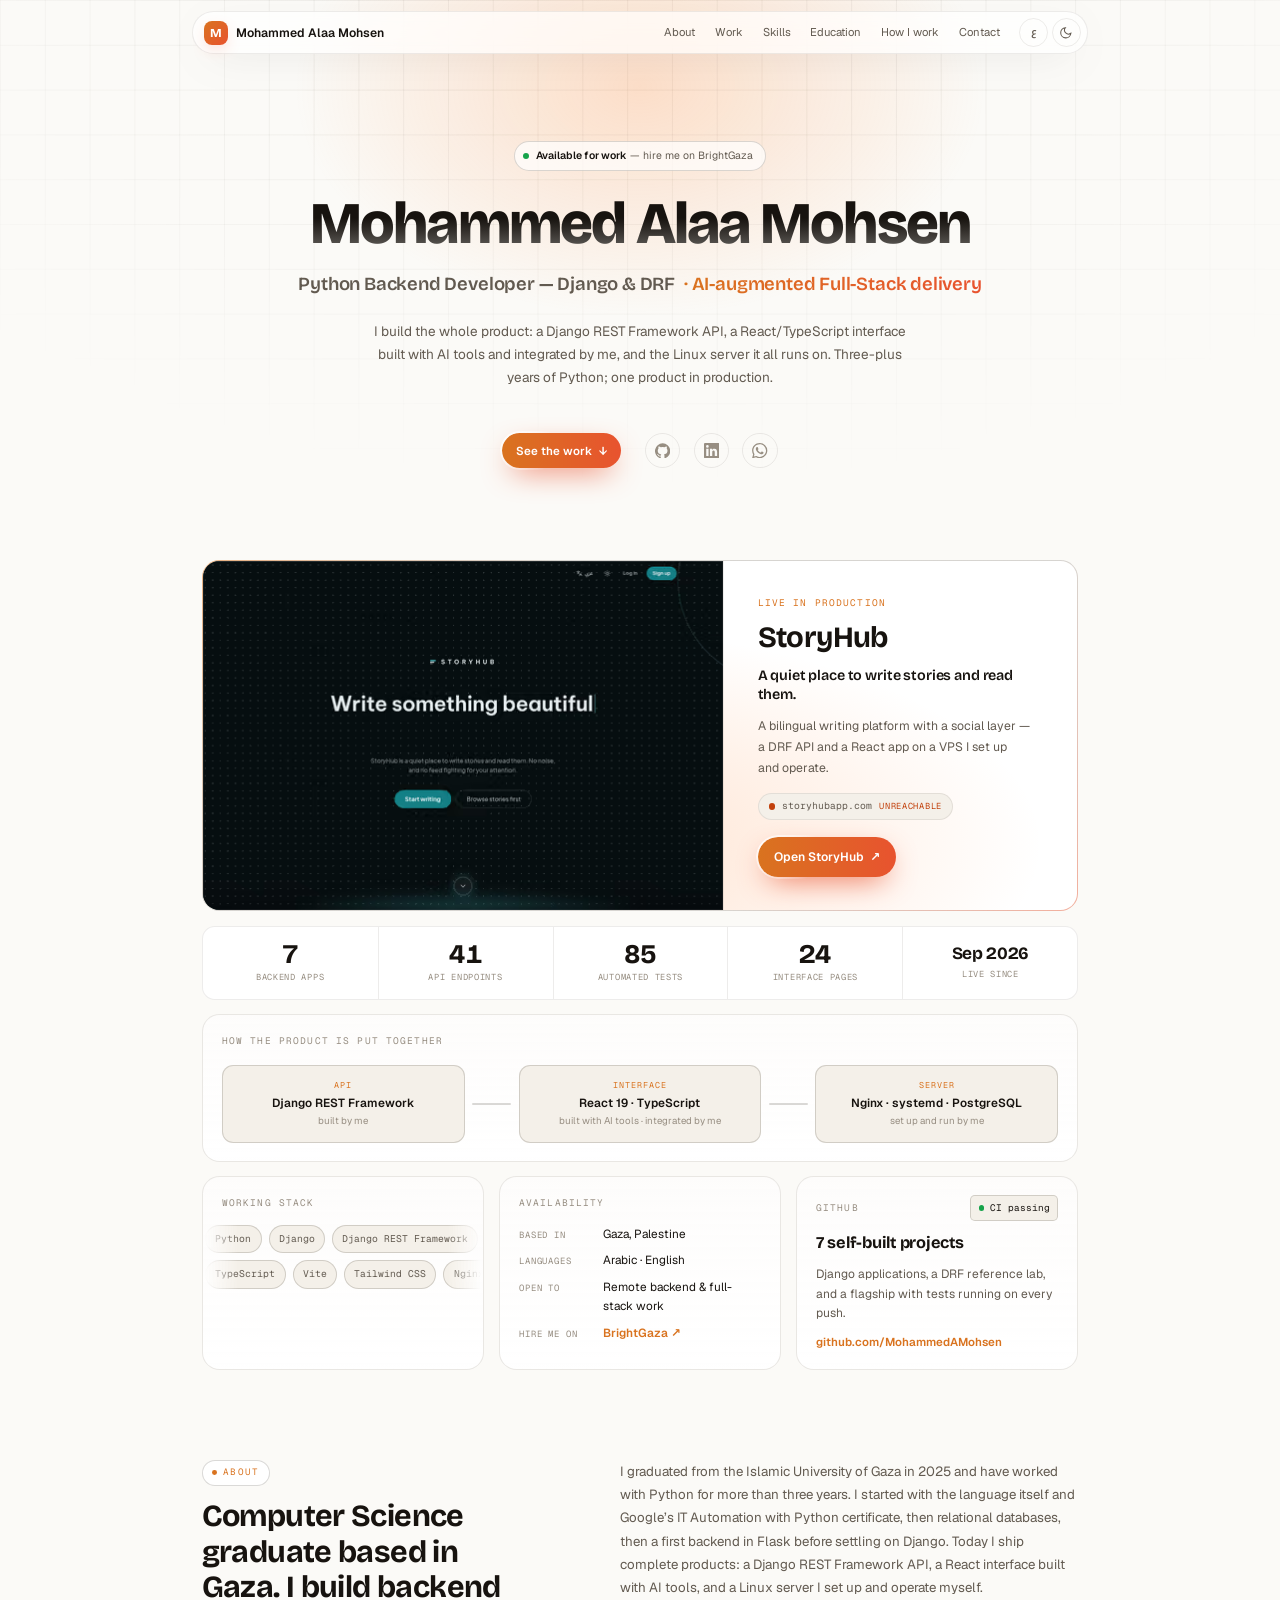
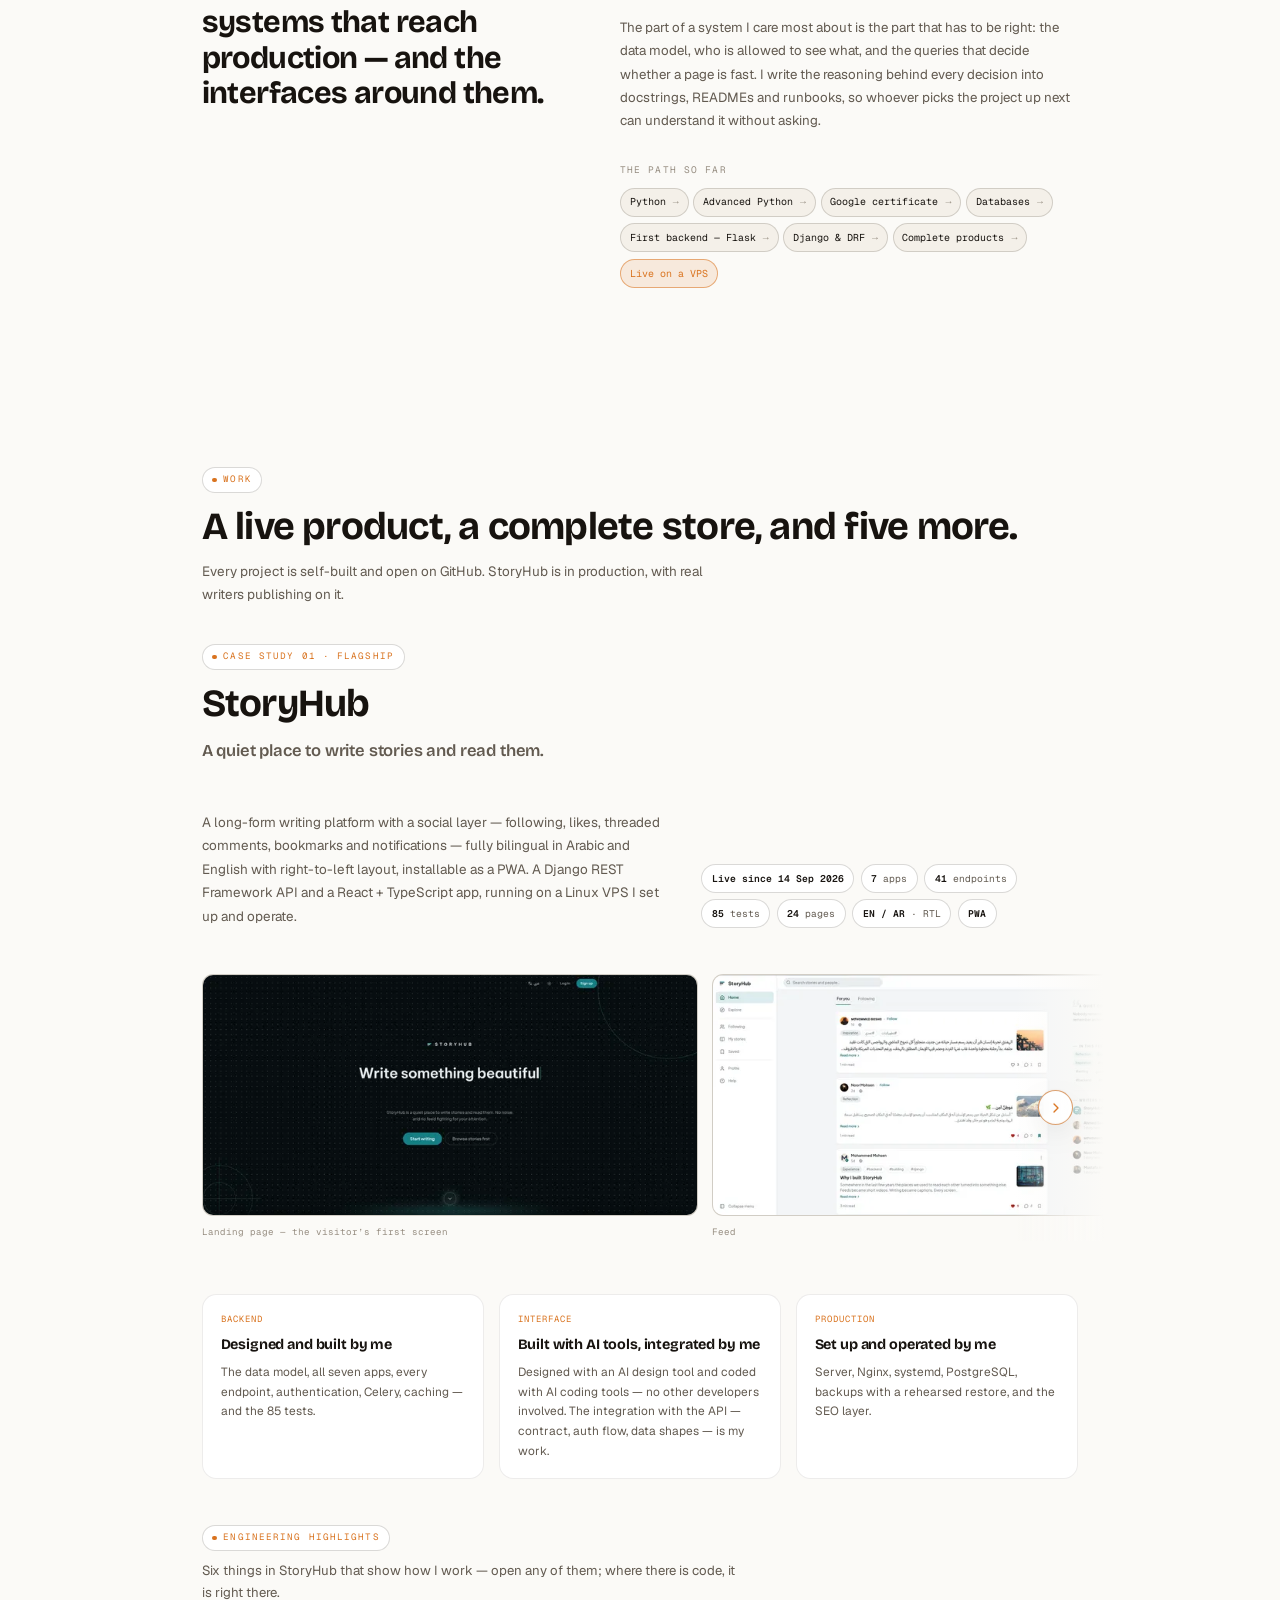
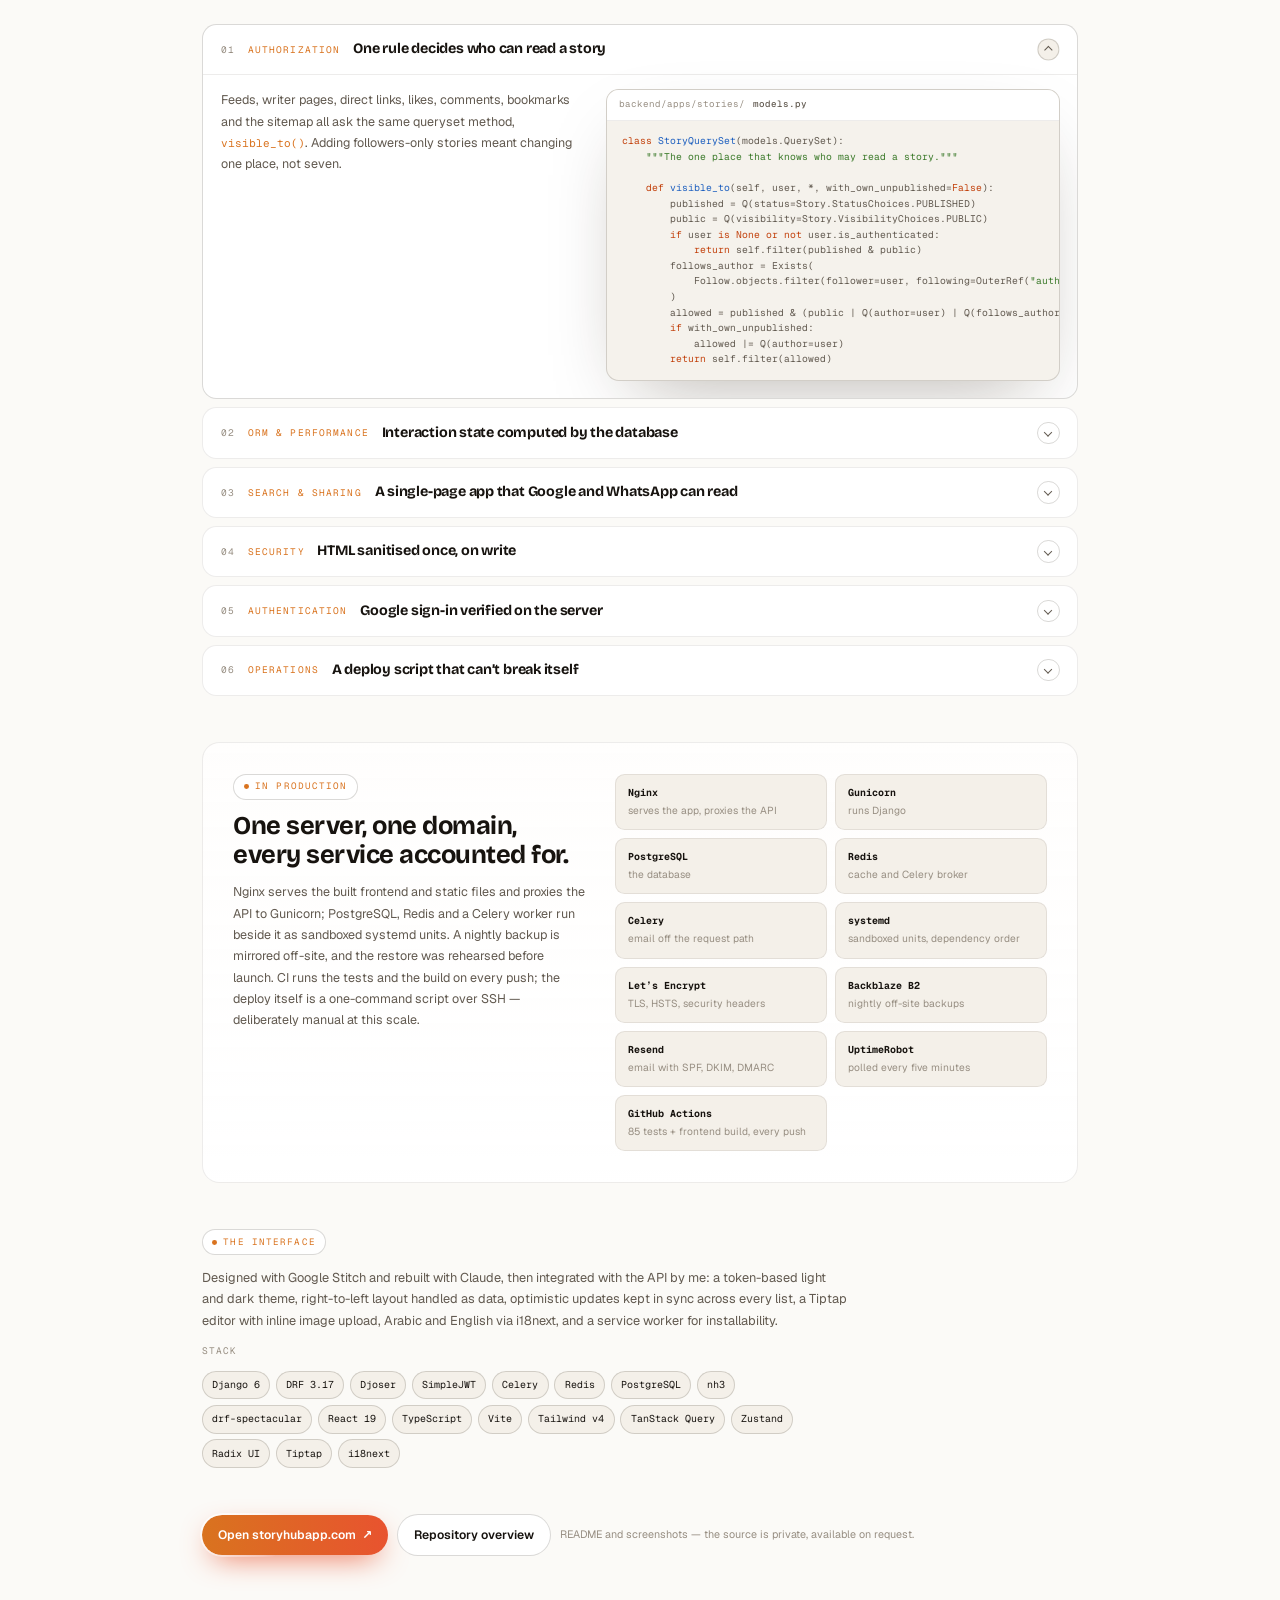
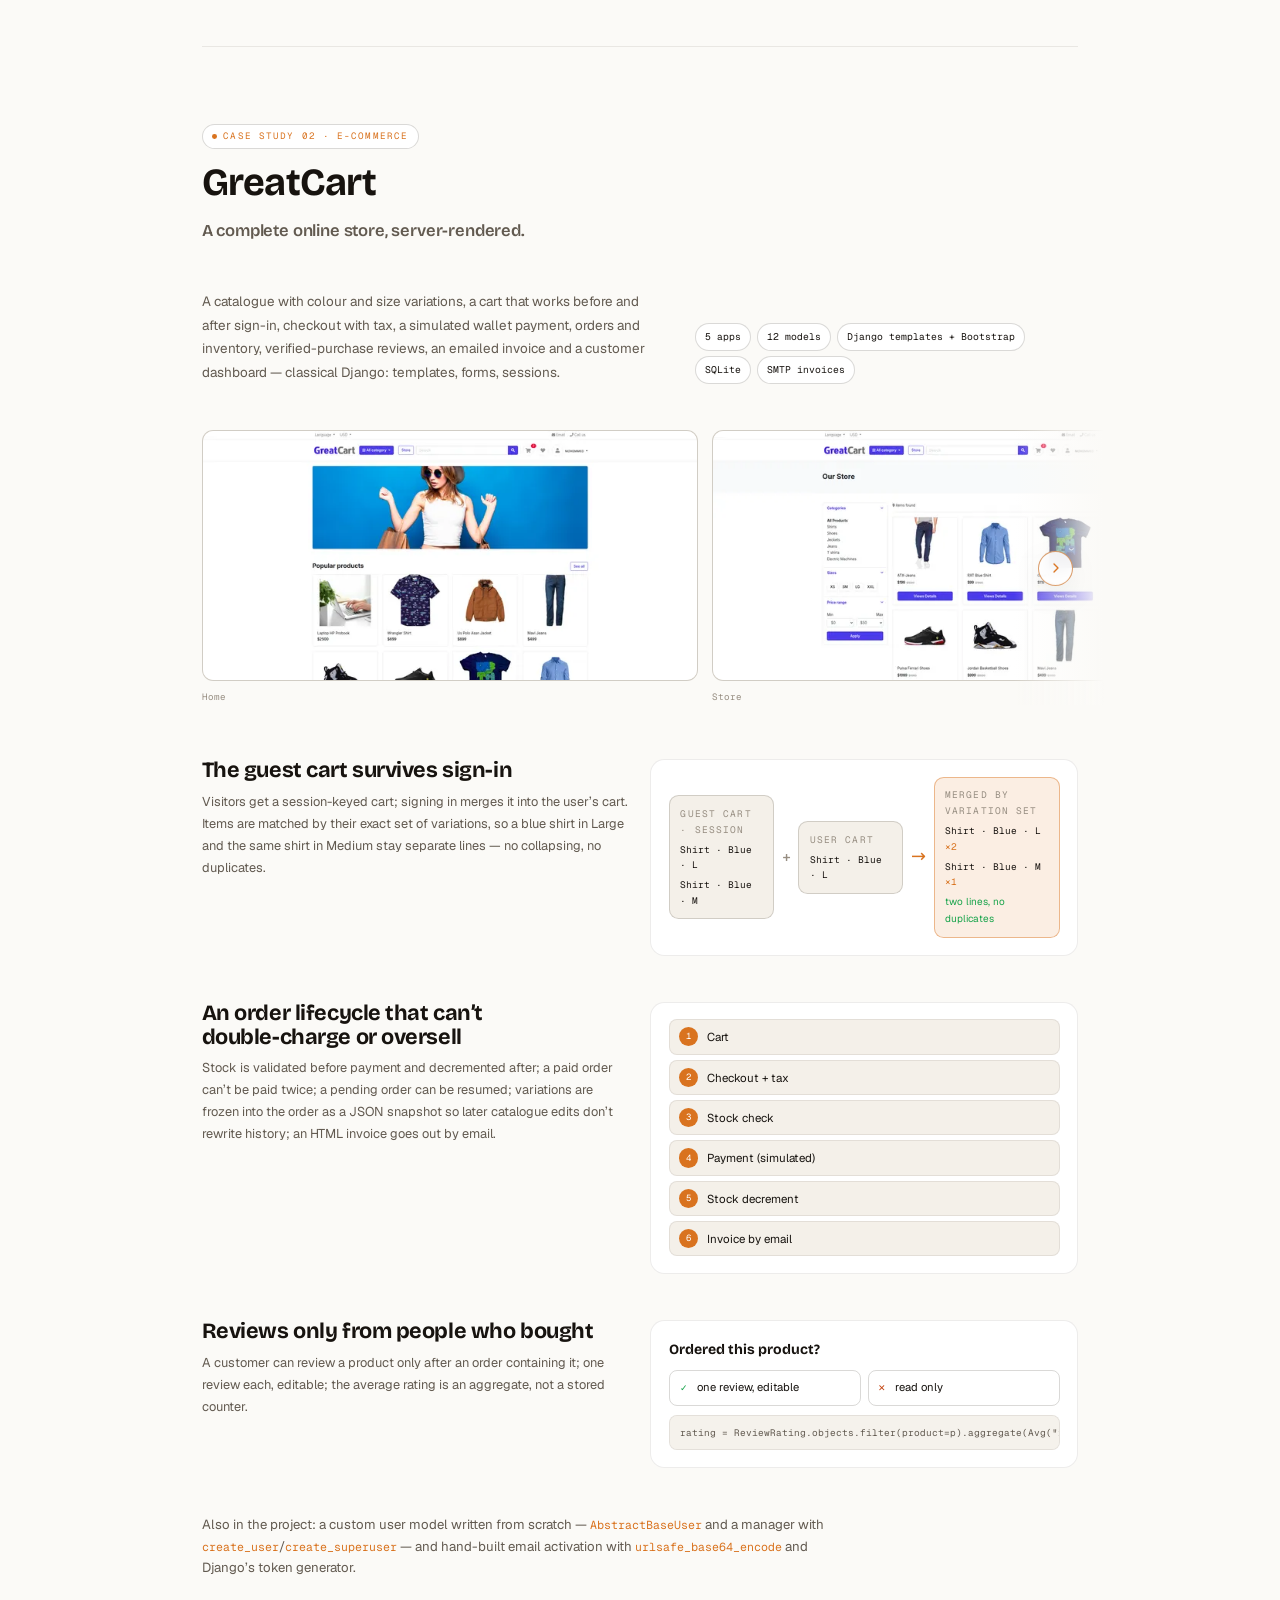
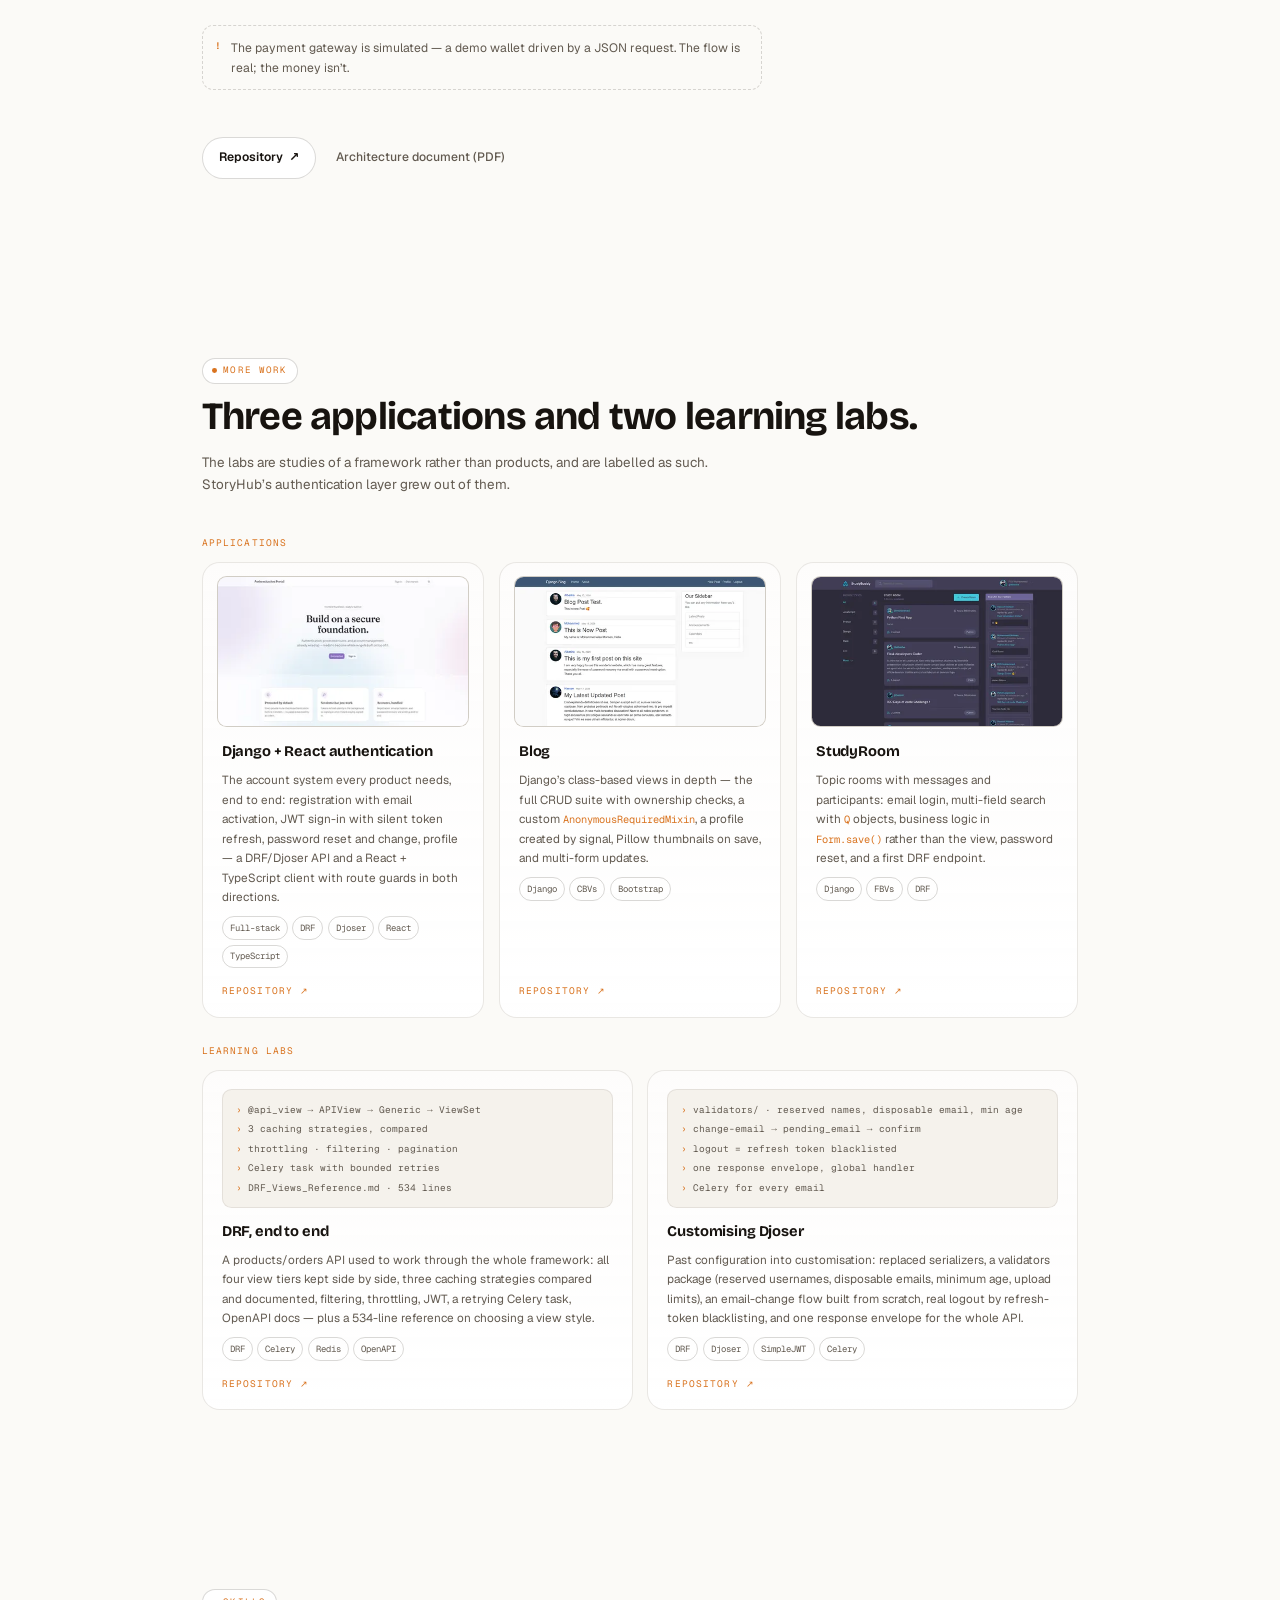
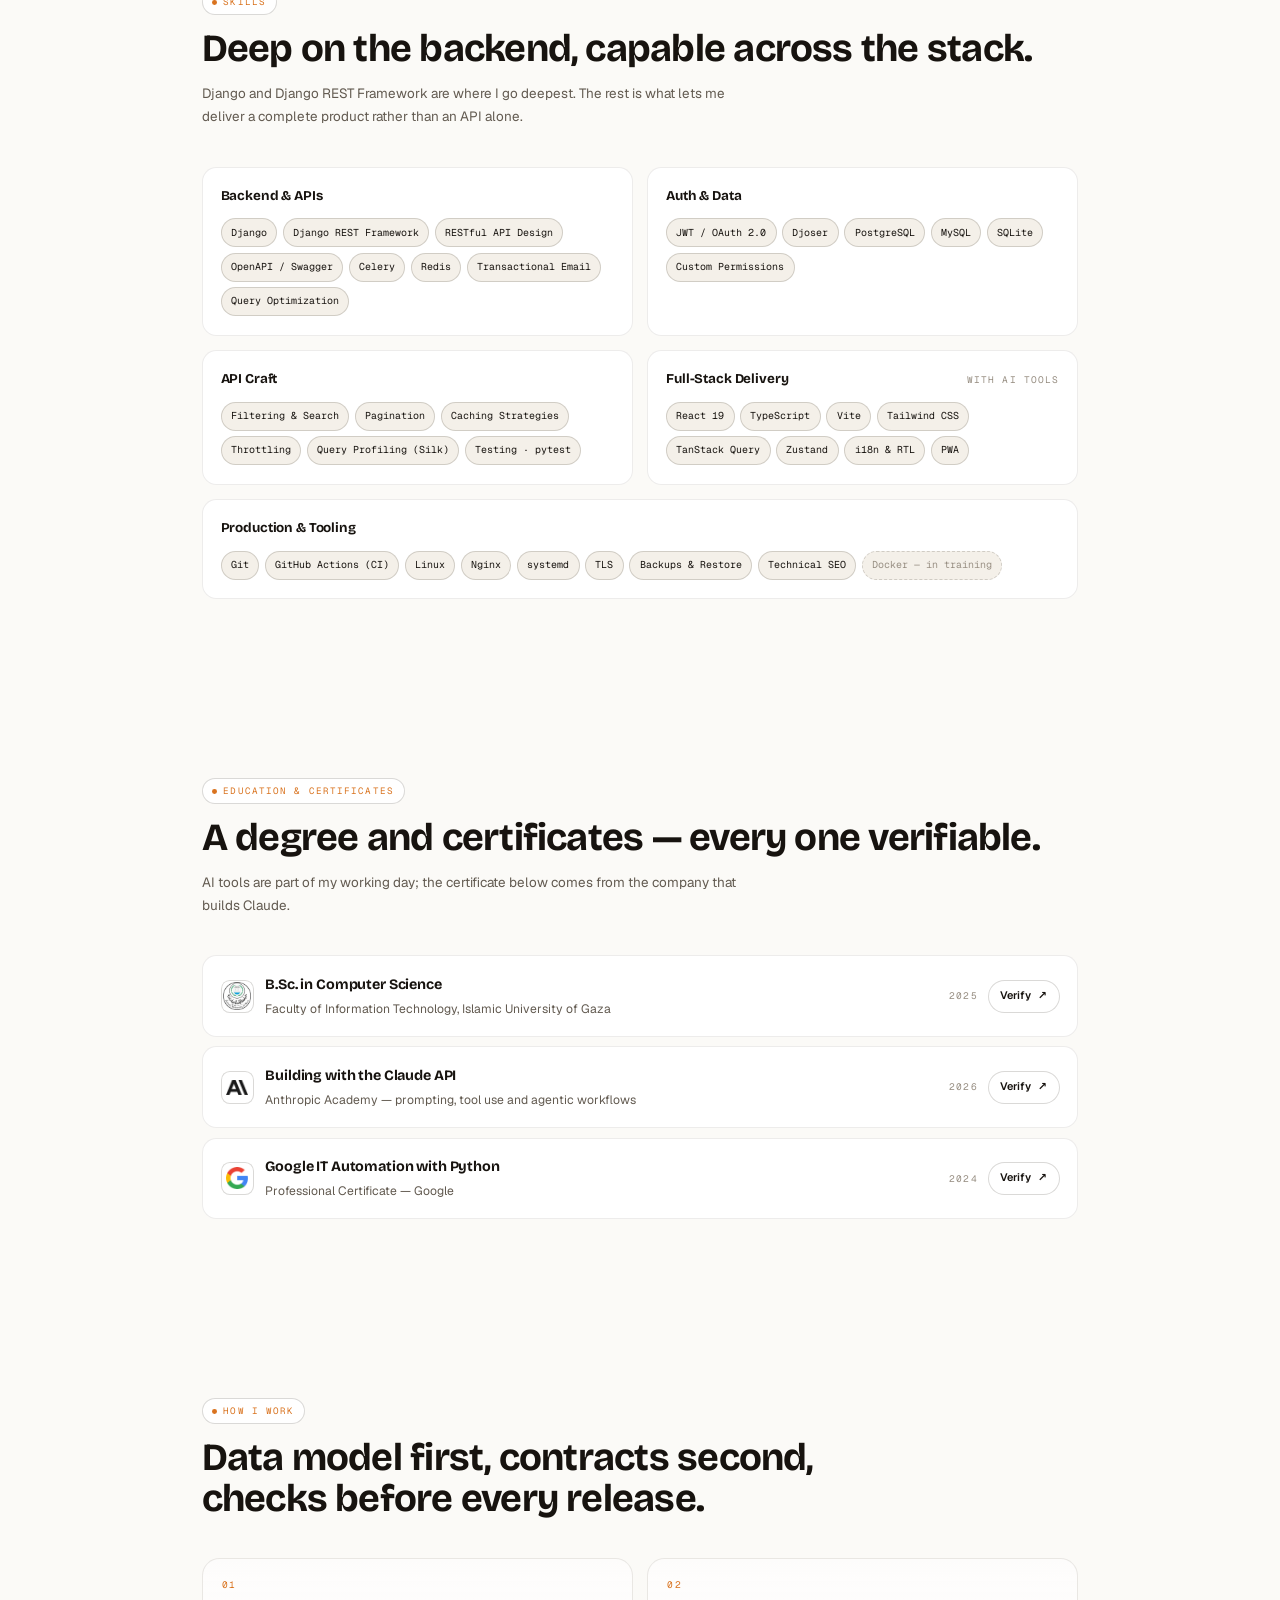
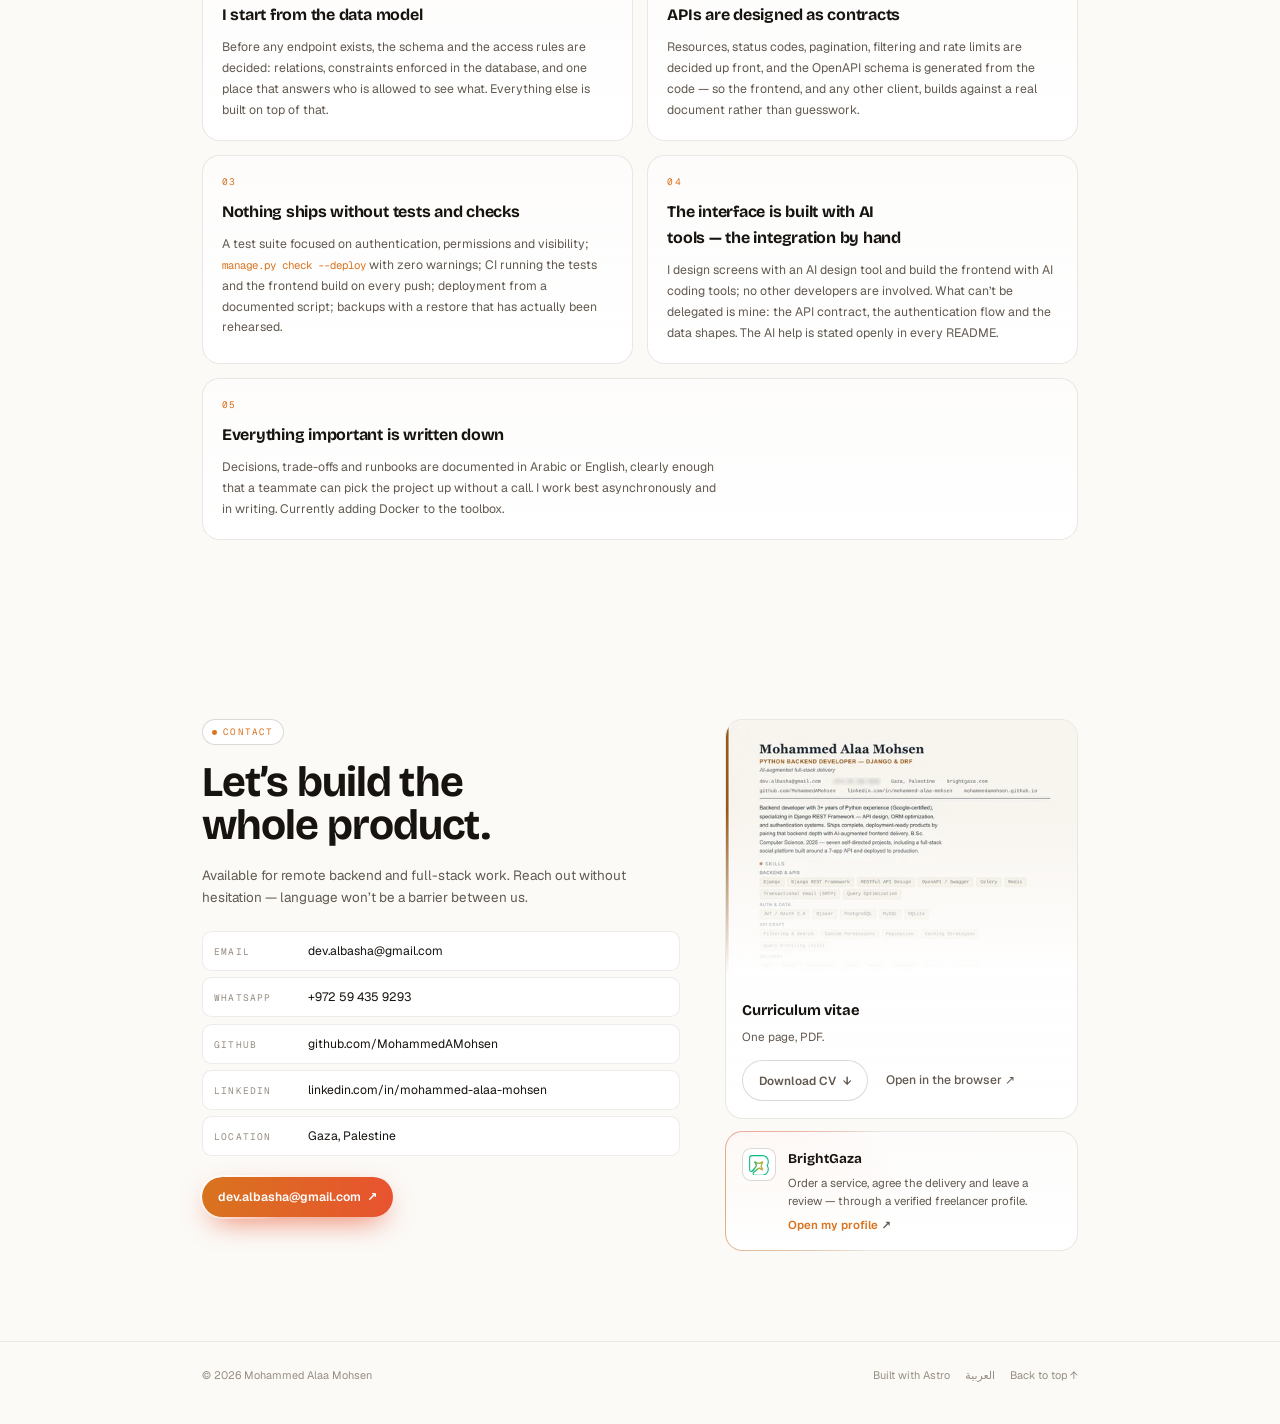
<file: index.html>
<!DOCTYPE html><html lang="en" dir="ltr"> <head><meta charset="utf-8"><meta name="viewport" content="width=device-width, initial-scale=1, viewport-fit=cover"><title>Mohammed Alaa Mohsen — Python Backend Developer · Django &amp; DRF</title><meta name="description" content="Python backend developer building Django REST Framework APIs and taking them to production — data modelling, authentication, query optimisation, background jobs — with AI-augmented full-stack delivery. StoryHub is live at storyhubapp.com."><link rel="canonical" href="https://mohammedamohsen.github.io/"><link rel="alternate" hreflang="en" href="https://mohammedamohsen.github.io/"><link rel="alternate" hreflang="ar" href="https://mohammedamohsen.github.io/ar/"><link rel="alternate" hreflang="x-default" href="https://mohammedamohsen.github.io/"><link rel="icon" href="/favicon.svg" type="image/svg+xml"><link rel="apple-touch-icon" href="/apple-touch-icon.png"><meta name="theme-color" content="#0C0B0A" media="(prefers-color-scheme: dark)"><meta name="theme-color" content="#FBFAF7" media="(prefers-color-scheme: light)"><meta property="og:type" content="website"><meta property="og:site_name" content="Mohammed Alaa Mohsen"><meta property="og:title" content="Mohammed Alaa Mohsen — Python Backend Developer · Django &#38; DRF"><meta property="og:description" content="Python backend developer building Django REST Framework APIs and taking them to production — data modelling, authentication, query optimisation, background jobs — with AI-augmented full-stack delivery. StoryHub is live at storyhubapp.com."><meta property="og:url" content="https://mohammedamohsen.github.io/"><meta property="og:image" content="https://mohammedamohsen.github.io/og.png"><meta property="og:image:width" content="1200"><meta property="og:image:height" content="630"><meta property="og:locale" content="en_US"><meta property="og:locale:alternate" content="ar_PS"><meta name="twitter:card" content="summary_large_image"><meta name="twitter:title" content="Mohammed Alaa Mohsen — Python Backend Developer · Django &#38; DRF"><meta name="twitter:description" content="Python backend developer building Django REST Framework APIs and taking them to production — data modelling, authentication, query optimisation, background jobs — with AI-augmented full-stack delivery. StoryHub is live at storyhubapp.com."><meta name="twitter:image" content="https://mohammedamohsen.github.io/og.png"><script>
      // Theme before first paint: an explicit choice wins, otherwise the system decides.
      try { var th = localStorage.getItem('theme'); if (th === 'light' || th === 'dark') document.documentElement.setAttribute('data-theme', th); } catch (e) {}
    </script><script type="application/ld+json">{"@context":"https://schema.org","@type":"Person","name":"Mohammed Alaa Mohsen","alternateName":"محمد علاء محسن","url":"https://mohammedamohsen.github.io","jobTitle":"Python Backend Developer (Django & DRF)","email":"mailto:dev.albasha@gmail.com","address":{"@type":"PostalAddress","addressLocality":"Gaza","addressCountry":"PS"},"sameAs":["https://github.com/MohammedAMohsen","https://www.linkedin.com/in/mohammed-alaa-mohsen","https://storyhubapp.com","https://brightgaza.com/talents/5111"],"alumniOf":{"@type":"CollegeOrUniversity","name":"Islamic University of Gaza"},"knowsAbout":["Python","Django","Django REST Framework","PostgreSQL","Redis","Celery","React","TypeScript","Nginx","Linux"]}</script><link rel="stylesheet" href="/assets/index.BLaNLoQ0.css">
<link rel="stylesheet" href="/assets/index.Dc9kqWWs.css"></head> <body> <a class="skip" href="#main">Skip to content</a> <div class="atmos" aria-hidden="true"><div class="grid"></div><div class="glow"></div></div> <header class="nav" id="nav" data-astro-cid-dmqpwcec> <a class="brand" href="/" data-astro-cid-dmqpwcec><span class="mark" aria-hidden="true" data-astro-cid-dmqpwcec>M</span><span class="bname" data-astro-cid-dmqpwcec>Mohammed Alaa Mohsen</span></a> <nav aria-label="Menu" id="menu-panel" data-astro-cid-dmqpwcec> <a href="/#about" data-astro-cid-dmqpwcec>About</a><a href="/#work" data-astro-cid-dmqpwcec>Work</a><a href="/#skills" data-astro-cid-dmqpwcec>Skills</a><a href="/#education" data-astro-cid-dmqpwcec>Education</a><a href="/#how" data-astro-cid-dmqpwcec>How I work</a><a href="/#contact" data-astro-cid-dmqpwcec>Contact</a> </nav> <button class="ic menu" id="menu" type="button" aria-label="Menu" aria-expanded="false" aria-controls="menu-panel" data-astro-cid-dmqpwcec> <svg viewBox="0 0 24 24" fill="none" stroke="currentColor" stroke-width="2" stroke-linecap="round" data-astro-cid-dmqpwcec><path d="M4 7h16M4 12h16M4 17h16" data-astro-cid-dmqpwcec></path></svg> </button> <div class="ctl" data-astro-cid-dmqpwcec> <a class="ic lang" href="/ar/" hreflang="ar" lang="ar" aria-label="العربية" title="العربية" data-astro-cid-dmqpwcec>ع</a> <button class="ic" id="theme" type="button" aria-label="Toggle theme" title="Toggle theme" data-astro-cid-dmqpwcec> <svg class="ico-sun" viewBox="0 0 24 24" fill="none" stroke="currentColor" stroke-width="1.8" stroke-linecap="round" data-astro-cid-dmqpwcec><circle cx="12" cy="12" r="4" data-astro-cid-dmqpwcec></circle><path d="M12 2v2M12 20v2M4.9 4.9l1.4 1.4M17.7 17.7l1.4 1.4M2 12h2M20 12h2M4.9 19.1l1.4-1.4M17.7 6.3l1.4-1.4" data-astro-cid-dmqpwcec></path></svg> <svg class="ico-moon" viewBox="0 0 24 24" fill="none" stroke="currentColor" stroke-width="1.8" stroke-linecap="round" data-astro-cid-dmqpwcec><path d="M21 12.8A9 9 0 1 1 11.2 3a7 7 0 0 0 9.8 9.8z" data-astro-cid-dmqpwcec></path></svg> </button> </div> </header>  <main id="main">  <section class="hero wrap" data-astro-cid-bbe6dxrz> <div class="up pills" data-astro-cid-bbe6dxrz> <a class="pill" href="https://brightgaza.com/talents/5111" target="_blank" rel="noopener" data-astro-cid-bbe6dxrz><span class="dot" data-astro-cid-bbe6dxrz></span><span data-astro-cid-bbe6dxrz><b data-astro-cid-bbe6dxrz>Available for work</b> — hire me on BrightGaza</span></a> </div> <h1 class="up" data-astro-cid-bbe6dxrz>Mohammed Alaa Mohsen</h1> <p class="role up" data-astro-cid-bbe6dxrz><span data-astro-cid-bbe6dxrz>Python Backend Developer — Django &amp; DRF</span><span class="hi" data-astro-cid-bbe6dxrz>· AI-augmented Full-Stack delivery</span></p> <p class="lede up" data-astro-cid-bbe6dxrz>I build the whole product: a Django REST Framework API, a React/TypeScript interface built with AI tools and integrated by me, and the Linux server it all runs on. Three-plus years of Python; one product in production.</p> <div class="cta up" data-astro-cid-bbe6dxrz> <a class="btn primary" href="#work" data-astro-cid-bbe6dxrz><span data-astro-cid-bbe6dxrz>See the work</span> <span class="arr down" data-astro-cid-bbe6dxrz>↓</span></a> <span class="socials" data-astro-cid-bbe6dxrz> <a class="ic-link" aria-label="GitHub" title="GitHub" href="https://github.com/MohammedAMohsen" target="_blank" rel="noopener" data-astro-cid-bbe6dxrz><svg viewBox="0 0 24 24" fill="currentColor" aria-hidden="true" data-astro-cid-bbe6dxrz><path d="M12 .5a12 12 0 0 0-3.8 23.4c.6.1.8-.3.8-.6v-2.2c-3.3.7-4-1.4-4-1.4-.6-1.4-1.4-1.8-1.4-1.8-1.1-.7.1-.7.1-.7 1.2.1 1.8 1.2 1.8 1.2 1.1 1.9 2.8 1.3 3.5 1 .1-.8.4-1.3.8-1.6-2.7-.3-5.5-1.3-5.5-5.9 0-1.3.5-2.4 1.2-3.2-.1-.3-.5-1.5.1-3.2 0 0 1-.3 3.3 1.2a11.5 11.5 0 0 1 6 0c2.3-1.5 3.3-1.2 3.3-1.2.7 1.7.3 2.9.1 3.2.8.8 1.2 1.9 1.2 3.2 0 4.6-2.8 5.6-5.5 5.9.4.4.8 1.1.8 2.2v3.3c0 .3.2.7.8.6A12 12 0 0 0 12 .5z" data-astro-cid-bbe6dxrz></path></svg></a> <a class="ic-link" aria-label="LinkedIn" title="LinkedIn" href="https://www.linkedin.com/in/mohammed-alaa-mohsen" target="_blank" rel="noopener" data-astro-cid-bbe6dxrz><svg viewBox="0 0 24 24" fill="currentColor" aria-hidden="true" data-astro-cid-bbe6dxrz><path d="M20.4 20.4h-3.6v-5.6c0-1.3 0-3-1.8-3s-2.1 1.4-2.1 2.9v5.7H9.3V9h3.4v1.6h.1c.5-.9 1.6-1.8 3.4-1.8 3.6 0 4.3 2.4 4.3 5.5v6.1zM5.3 7.4a2.1 2.1 0 1 1 0-4.2 2.1 2.1 0 0 1 0 4.2zM7.1 20.4H3.5V9h3.6v11.4zM22.2 0H1.8C.8 0 0 .8 0 1.7v20.6c0 .9.8 1.7 1.8 1.7h20.4c1 0 1.8-.8 1.8-1.7V1.7C24 .8 23.2 0 22.2 0z" data-astro-cid-bbe6dxrz></path></svg></a> <a class="ic-link" aria-label="WhatsApp" title="WhatsApp" href="https://wa.me/972594359293" target="_blank" rel="noopener" data-astro-cid-bbe6dxrz><svg viewBox="0 0 24 24" fill="currentColor" aria-hidden="true" data-astro-cid-bbe6dxrz><path d="M17.472 14.382c-.297-.149-1.758-.867-2.03-.967-.273-.099-.471-.148-.67.15-.197.297-.767.966-.94 1.164-.173.199-.347.223-.644.075-.297-.15-1.255-.463-2.39-1.475-.883-.788-1.48-1.761-1.653-2.059-.173-.297-.018-.458.13-.606.134-.133.298-.347.446-.52.149-.174.198-.298.298-.497.099-.198.05-.371-.025-.52-.075-.149-.669-1.612-.916-2.207-.242-.579-.487-.5-.669-.51-.173-.008-.371-.01-.57-.01-.198 0-.52.074-.792.372-.272.297-1.04 1.016-1.04 2.479 0 1.462 1.065 2.875 1.213 3.074.149.198 2.096 3.2 5.077 4.487.709.306 1.262.489 1.694.625.712.227 1.36.195 1.871.118.571-.085 1.758-.719 2.006-1.413.248-.694.248-1.289.173-1.413-.074-.124-.272-.198-.57-.347m-5.421 7.403h-.004a9.87 9.87 0 01-5.031-1.378l-.361-.214-3.741.982.998-3.648-.235-.374a9.86 9.86 0 01-1.51-5.26c.001-5.45 4.436-9.884 9.888-9.884 2.64 0 5.122 1.03 6.988 2.898a9.825 9.825 0 012.893 6.994c-.003 5.45-4.437 9.884-9.885 9.884m8.413-18.297A11.815 11.815 0 0012.05 0C5.495 0 .16 5.335.157 11.892c0 2.096.547 4.142 1.588 5.945L.057 24l6.305-1.654a11.882 11.882 0 005.683 1.448h.005c6.554 0 11.89-5.335 11.893-11.893a11.821 11.821 0 00-3.48-8.413z" data-astro-cid-bbe6dxrz></path></svg></a> </span> </div> <div class="bento" data-astro-cid-bbe6dxrz> <div class="panel up" data-astro-cid-bbe6dxrz> <a class="shot" href="https://storyhubapp.com" target="_blank" rel="noopener" aria-label="StoryHub — storyhubapp.com" data-astro-cid-bbe6dxrz> <picture data-astro-cid-bbe6dxrz="true"> <source srcset="/assets/sh-landing.II7mKoD-_Z20Gw79.avif 720w, /assets/sh-landing.II7mKoD-_Z1CMzyk.avif 1080w, /assets/sh-landing.II7mKoD-_Z1YexSf.avif 1440w" type="image/avif" sizes="(max-width: 900px) 96vw, 560px"><source srcset="/assets/sh-landing.II7mKoD-_Z1P5RTF.webp 720w, /assets/sh-landing.II7mKoD-_Z1kmN2w.webp 1080w, /assets/sh-landing.II7mKoD-_Z1FNLmr.webp 1440w" type="image/webp" sizes="(max-width: 900px) 96vw, 560px">  <img src="/assets/sh-landing.II7mKoD-_Z22BpsD.png" srcset="/assets/sh-landing.II7mKoD-_B6b2J.png 720w, /assets/sh-landing.II7mKoD-_Z1MdWCP.png 1080w, /assets/sh-landing.II7mKoD-_Z28EUWK.png 1440w" sizes="(max-width: 900px) 96vw, 560px" alt="StoryHub — the landing page" loading="eager" data-astro-cid-bbe6dxrz="true" decoding="async" fetchpriority="auto" width="1908" height="928"> </picture> </a> <div class="about" data-astro-cid-bbe6dxrz> <span class="mono kicker" data-astro-cid-bbe6dxrz>Live in production</span> <h3 data-astro-cid-bbe6dxrz>StoryHub</h3> <p class="tagline" data-astro-cid-bbe6dxrz>A quiet place to write stories and read them.</p> <p class="desc" data-astro-cid-bbe6dxrz>A bilingual writing platform with a social layer — a DRF API and a React app on a VPS I set up and operate.</p> <span class="status" data-astro-cid-bbe6dxrz><span class="dot wait" data-live-dot data-astro-cid-bbe6dxrz></span><span class="host" data-astro-cid-bbe6dxrz>storyhubapp.com</span><span class="state" data-live-text data-online="online" data-offline="unreachable" data-astro-cid-bbe6dxrz>checking</span></span> <a class="btn primary" href="https://storyhubapp.com" target="_blank" rel="noopener" data-astro-cid-bbe6dxrz><span data-astro-cid-bbe6dxrz>Open StoryHub</span> <span class="arr" data-astro-cid-bbe6dxrz>↗</span></a> </div> </div> <div class="stats up" aria-label="StoryHub in numbers" data-astro-cid-bbe6dxrz> <div data-astro-cid-bbe6dxrz><b data-astro-cid-bbe6dxrz><span data-count="7" data-astro-cid-bbe6dxrz>7</span></b><small data-astro-cid-bbe6dxrz>backend apps</small></div> <div data-astro-cid-bbe6dxrz><b data-astro-cid-bbe6dxrz><span data-count="41" data-astro-cid-bbe6dxrz>41</span></b><small data-astro-cid-bbe6dxrz>API endpoints</small></div> <div data-astro-cid-bbe6dxrz><b data-astro-cid-bbe6dxrz><span data-count="85" data-astro-cid-bbe6dxrz>85</span></b><small data-astro-cid-bbe6dxrz>automated tests</small></div> <div data-astro-cid-bbe6dxrz><b data-astro-cid-bbe6dxrz><span data-count="24" data-astro-cid-bbe6dxrz>24</span></b><small data-astro-cid-bbe6dxrz>interface pages</small></div> <div data-astro-cid-bbe6dxrz><b class="since" data-astro-cid-bbe6dxrz>Sep 2026</b><small data-astro-cid-bbe6dxrz>live since</small></div> </div> <script>
      // Zero the counters as soon as the parser reaches them, so the first paint never shows the final numbers.
      if (!matchMedia('(prefers-reduced-motion: reduce)').matches) document.querySelectorAll('.stats [data-count]').forEach(function (el) { el.textContent = '0'; });
    </script> <div class="tile c up" data-astro-cid-bbe6dxrz><div class="in" data-astro-cid-bbe6dxrz> <div class="lab" data-astro-cid-bbe6dxrz><span class="mono" data-astro-cid-bbe6dxrz>How the product is put together</span></div> <div class="beam" aria-hidden="false" data-astro-cid-bbe6dxrz> <div class="node" data-astro-cid-bbe6dxrz><span class="k" data-astro-cid-bbe6dxrz>API</span><span class="v" data-astro-cid-bbe6dxrz>Django REST Framework</span><span class="w" data-astro-cid-bbe6dxrz>built by me</span></div> <div class="wire" data-astro-cid-bbe6dxrz><i data-astro-cid-bbe6dxrz></i></div> <div class="node" data-astro-cid-bbe6dxrz><span class="k" data-astro-cid-bbe6dxrz>Interface</span><span class="v" data-astro-cid-bbe6dxrz>React 19 · TypeScript</span><span class="w" data-astro-cid-bbe6dxrz>built with AI tools · integrated by me</span></div> <div class="wire" data-astro-cid-bbe6dxrz><i data-astro-cid-bbe6dxrz></i></div> <div class="node" data-astro-cid-bbe6dxrz><span class="k" data-astro-cid-bbe6dxrz>Server</span><span class="v" data-astro-cid-bbe6dxrz>Nginx · systemd · PostgreSQL</span><span class="w" data-astro-cid-bbe6dxrz>set up and run by me</span></div> </div> </div></div> <div class="tile d up" data-astro-cid-bbe6dxrz><div class="in" data-astro-cid-bbe6dxrz> <div class="lab" data-astro-cid-bbe6dxrz><span class="mono" data-astro-cid-bbe6dxrz>Working stack</span></div> <div class="marq" data-astro-cid-bbe6dxrz> <div class="row" data-astro-cid-bbe6dxrz><span class="tag" data-astro-cid-bbe6dxrz>Python</span><span class="tag" data-astro-cid-bbe6dxrz>Django</span><span class="tag" data-astro-cid-bbe6dxrz>Django REST Framework</span><span class="tag" data-astro-cid-bbe6dxrz>RESTful API Design</span><span class="tag" data-astro-cid-bbe6dxrz>PostgreSQL</span><span class="tag" data-astro-cid-bbe6dxrz>Redis</span><span class="tag" data-astro-cid-bbe6dxrz>Celery</span><span class="tag" data-astro-cid-bbe6dxrz>JWT / OAuth 2.0</span><span class="tag" data-astro-cid-bbe6dxrz>React 19</span><span class="tag" data-astro-cid-bbe6dxrz>Python</span><span class="tag" data-astro-cid-bbe6dxrz>Django</span><span class="tag" data-astro-cid-bbe6dxrz>Django REST Framework</span><span class="tag" data-astro-cid-bbe6dxrz>RESTful API Design</span><span class="tag" data-astro-cid-bbe6dxrz>PostgreSQL</span><span class="tag" data-astro-cid-bbe6dxrz>Redis</span><span class="tag" data-astro-cid-bbe6dxrz>Celery</span><span class="tag" data-astro-cid-bbe6dxrz>JWT / OAuth 2.0</span><span class="tag" data-astro-cid-bbe6dxrz>React 19</span></div> <div class="row rev" data-astro-cid-bbe6dxrz><span class="tag" data-astro-cid-bbe6dxrz>TypeScript</span><span class="tag" data-astro-cid-bbe6dxrz>Vite</span><span class="tag" data-astro-cid-bbe6dxrz>Tailwind CSS</span><span class="tag" data-astro-cid-bbe6dxrz>Nginx</span><span class="tag" data-astro-cid-bbe6dxrz>systemd</span><span class="tag" data-astro-cid-bbe6dxrz>Linux</span><span class="tag" data-astro-cid-bbe6dxrz>GitHub Actions</span><span class="tag" data-astro-cid-bbe6dxrz>OpenAPI</span><span class="tag" data-astro-cid-bbe6dxrz>PWA</span><span class="tag" data-astro-cid-bbe6dxrz>TypeScript</span><span class="tag" data-astro-cid-bbe6dxrz>Vite</span><span class="tag" data-astro-cid-bbe6dxrz>Tailwind CSS</span><span class="tag" data-astro-cid-bbe6dxrz>Nginx</span><span class="tag" data-astro-cid-bbe6dxrz>systemd</span><span class="tag" data-astro-cid-bbe6dxrz>Linux</span><span class="tag" data-astro-cid-bbe6dxrz>GitHub Actions</span><span class="tag" data-astro-cid-bbe6dxrz>OpenAPI</span><span class="tag" data-astro-cid-bbe6dxrz>PWA</span></div> </div> </div></div> <div class="tile e up" data-astro-cid-bbe6dxrz><div class="in" data-astro-cid-bbe6dxrz> <div class="lab" data-astro-cid-bbe6dxrz><span class="mono" data-astro-cid-bbe6dxrz>Availability</span></div> <div class="kv" data-astro-cid-bbe6dxrz> <div data-astro-cid-bbe6dxrz><span class="k" data-astro-cid-bbe6dxrz>Based in</span><span data-astro-cid-bbe6dxrz>Gaza, Palestine</span></div> <div data-astro-cid-bbe6dxrz><span class="k" data-astro-cid-bbe6dxrz>Languages</span><span data-astro-cid-bbe6dxrz>Arabic · English</span></div> <div data-astro-cid-bbe6dxrz><span class="k" data-astro-cid-bbe6dxrz>Open to</span><span data-astro-cid-bbe6dxrz>Remote backend &amp; full-stack work</span></div> <div data-astro-cid-bbe6dxrz><span class="k" data-astro-cid-bbe6dxrz>Hire me on</span><a class="hire" href="https://brightgaza.com/talents/5111" target="_blank" rel="noopener" data-astro-cid-bbe6dxrz>BrightGaza <span class="arr" data-astro-cid-bbe6dxrz>↗</span></a></div> </div> </div></div> <a class="tile f up" href="https://github.com/MohammedAMohsen" target="_blank" rel="noopener" data-astro-cid-bbe6dxrz><div class="in" data-astro-cid-bbe6dxrz> <div class="lab" data-astro-cid-bbe6dxrz><span class="mono" data-astro-cid-bbe6dxrz>GitHub</span><span class="ci" data-astro-cid-bbe6dxrz><i data-astro-cid-bbe6dxrz></i>CI passing</span></div> <h3 data-astro-cid-bbe6dxrz>7 self-built projects</h3> <p data-astro-cid-bbe6dxrz>Django applications, a DRF reference lab, and a flagship with tests running on every push.</p> <span class="link" data-astro-cid-bbe6dxrz>github.com/MohammedAMohsen</span> </div></a> </div> </section>  <section class="sec wrap" id="about" data-astro-cid-v2cbyr3p> <div class="grid reveal" data-astro-cid-v2cbyr3p> <div data-astro-cid-v2cbyr3p> <span class="eyebrow" data-astro-cid-v2cbyr3p>About</span> <h2 class="lead" data-astro-cid-v2cbyr3p>Computer Science graduate based in Gaza. I build backend systems that reach production — and the interfaces around them.</h2> </div> <div class="prose" data-astro-cid-v2cbyr3p> <p data-astro-cid-v2cbyr3p>I graduated from the Islamic University of Gaza in 2025 and have worked with Python for more than three years. I started with the language itself and Google’s IT Automation with Python certificate, then relational databases, then a first backend in Flask before settling on Django. Today I ship complete products: a Django REST Framework API, a React interface built with AI tools, and a Linux server I set up and operate myself.</p> <p data-astro-cid-v2cbyr3p>The part of a system I care most about is the part that has to be right: the data model, who is allowed to see what, and the queries that decide whether a page is fast. I write the reasoning behind every decision into docstrings, READMEs and runbooks, so whoever picks the project up next can understand it without asking.</p> <div class="path" aria-label="The path so far" data-astro-cid-v2cbyr3p> <span class="mono" data-astro-cid-v2cbyr3p>The path so far</span> <ol data-astro-cid-v2cbyr3p> <li data-astro-cid-v2cbyr3p>Python</li><li data-astro-cid-v2cbyr3p>Advanced Python</li><li data-astro-cid-v2cbyr3p>Google certificate</li><li data-astro-cid-v2cbyr3p>Databases</li><li data-astro-cid-v2cbyr3p>First backend — Flask</li><li data-astro-cid-v2cbyr3p>Django &amp; DRF</li><li data-astro-cid-v2cbyr3p>Complete products</li><li class="now" data-astro-cid-v2cbyr3p>Live on a VPS</li> </ol> </div> </div> </div> </section>  <section class="sec wrap work" id="work" data-astro-cid-xhaoqxbd> <div class="sec-head reveal" data-astro-cid-xhaoqxbd> <span class="eyebrow" data-astro-cid-xhaoqxbd>Work</span> <h2 data-astro-cid-xhaoqxbd>A live product, a complete store, and five more.</h2> <p class="sub" data-astro-cid-xhaoqxbd>Every project is self-built and open on GitHub. StoryHub is in production, with real writers publishing on it.</p> </div> <div class="cases" data-astro-cid-xhaoqxbd> <article class="case" id="storyhub" data-astro-cid-acdf4i4z> <header class="sec-head reveal" data-astro-cid-acdf4i4z> <span class="eyebrow" data-astro-cid-acdf4i4z>Case study 01 · Flagship</span> <h2 data-astro-cid-acdf4i4z>StoryHub</h2> <p class="tagline" data-astro-cid-acdf4i4z>A quiet place to write stories and read them.</p> </header> <div class="top reveal" data-astro-cid-acdf4i4z> <p class="sum" data-astro-cid-acdf4i4z>A long-form writing platform with a social layer — following, likes, threaded comments, bookmarks and notifications — fully bilingual in Arabic and English with right-to-left layout, installable as a PWA. A Django REST Framework API and a React + TypeScript app, running on a Linux VPS I set up and operate.</p> <div class="facts" data-astro-cid-acdf4i4z> <span data-astro-cid-acdf4i4z><b data-astro-cid-acdf4i4z>Live since 14 Sep 2026</b></span> <span data-astro-cid-acdf4i4z><b data-astro-cid-acdf4i4z>7</b> apps</span> <span data-astro-cid-acdf4i4z><b data-astro-cid-acdf4i4z>41</b> endpoints</span> <span data-astro-cid-acdf4i4z><b data-astro-cid-acdf4i4z>85</b> tests</span> <span data-astro-cid-acdf4i4z><b data-astro-cid-acdf4i4z>24</b> pages</span> <span data-astro-cid-acdf4i4z><b data-astro-cid-acdf4i4z>EN / AR</b> · RTL</span> <span data-astro-cid-acdf4i4z><b data-astro-cid-acdf4i4z>PWA</b></span> </div> </div> <div class="gallery reveal" data-gallery data-astro-cid-ihllb3az> <div class="strip" aria-label="StoryHub screenshots" tabindex="0" data-astro-cid-ihllb3az> <figure data-astro-cid-ihllb3az> <button class="zoom" type="button" aria-label="View the screenshot full size" data-astro-cid-ihllb3az><img src="/assets/sh-landing.II7mKoD-_Z1B9iKQ.webp" srcset="/assets/sh-landing.II7mKoD-_ZC7EcB.webp 640w, /assets/sh-landing.II7mKoD-_Z2pXdSS.webp 960w, /assets/sh-landing.II7mKoD-_Z1B9iKQ.webp 1240w" sizes="(max-width: 700px) 78vw, 500px" alt="Landing page — the visitor’s first screen" loading="eager" data-astro-cid-ihllb3az="true" decoding="async" fetchpriority="auto" width="1240" height="603"></button> <figcaption data-astro-cid-ihllb3az>Landing page — the visitor’s first screen</figcaption> </figure><figure data-astro-cid-ihllb3az> <button class="zoom" type="button" aria-label="View the screenshot full size" data-astro-cid-ihllb3az><img src="/assets/sh-feed.DZ5ATacy_1HPuAH.webp" srcset="/assets/sh-feed.DZ5ATacy_xNRMw.webp 640w, /assets/sh-feed.DZ5ATacy_2sASsq.webp 960w, /assets/sh-feed.DZ5ATacy_1HPuAH.webp 1240w" sizes="(max-width: 700px) 78vw, 500px" alt="Feed" loading="eager" data-astro-cid-ihllb3az="true" decoding="async" fetchpriority="auto" width="1240" height="603"></button> <figcaption data-astro-cid-ihllb3az>Feed</figcaption> </figure><figure data-astro-cid-ihllb3az> <button class="zoom" type="button" aria-label="View the screenshot full size" data-astro-cid-ihllb3az><img src="/assets/sh-feed-ar-dark.CeR9EP_V_Z28tU4e.webp" srcset="/assets/sh-feed-ar-dark.CeR9EP_V_1CoSob.webp 640w, /assets/sh-feed-ar-dark.CeR9EP_V_18AwjD.webp 960w, /assets/sh-feed-ar-dark.CeR9EP_V_Z28tU4e.webp 1240w" sizes="(max-width: 700px) 78vw, 500px" alt="Feed in Arabic, dark mode — the whole layout mirrors" loading="lazy" data-astro-cid-ihllb3az="true" decoding="async" fetchpriority="auto" width="1240" height="603"></button> <figcaption data-astro-cid-ihllb3az>Feed in Arabic, dark mode — the whole layout mirrors</figcaption> </figure><figure data-astro-cid-ihllb3az> <button class="zoom" type="button" aria-label="View the screenshot full size" data-astro-cid-ihllb3az><img src="/assets/sh-story.DM53JsrP_Z2v9JhR.webp" srcset="/assets/sh-story.DM53JsrP_2eFcp9.webp 640w, /assets/sh-story.DM53JsrP_Z7m7lY.webp 960w, /assets/sh-story.DM53JsrP_Z2v9JhR.webp 1240w" sizes="(max-width: 700px) 78vw, 500px" alt="A story" loading="lazy" data-astro-cid-ihllb3az="true" decoding="async" fetchpriority="auto" width="1240" height="601"></button> <figcaption data-astro-cid-ihllb3az>A story</figcaption> </figure><figure data-astro-cid-ihllb3az> <button class="zoom" type="button" aria-label="View the screenshot full size" data-astro-cid-ihllb3az><img src="/assets/sh-editor.De9sk4CI_Z1CjarD.webp" srcset="/assets/sh-editor.De9sk4CI_200SbG.webp 640w, /assets/sh-editor.De9sk4CI_1rpWyj.webp 960w, /assets/sh-editor.De9sk4CI_Z1CjarD.webp 1240w" sizes="(max-width: 700px) 78vw, 500px" alt="The editor" loading="lazy" data-astro-cid-ihllb3az="true" decoding="async" fetchpriority="auto" width="1240" height="603"></button> <figcaption data-astro-cid-ihllb3az>The editor</figcaption> </figure><figure data-astro-cid-ihllb3az> <button class="zoom" type="button" aria-label="View the screenshot full size" data-astro-cid-ihllb3az><img src="/assets/sh-write.Ds0jvv7N_2akscg.webp" srcset="/assets/sh-write.Ds0jvv7N_wXwEQ.webp 640w, /assets/sh-write.Ds0jvv7N_Z17c50N.webp 960w, /assets/sh-write.Ds0jvv7N_2akscg.webp 1240w" sizes="(max-width: 700px) 78vw, 500px" alt="Writing a new story" loading="lazy" data-astro-cid-ihllb3az="true" decoding="async" fetchpriority="auto" width="1240" height="603"></button> <figcaption data-astro-cid-ihllb3az>Writing a new story</figcaption> </figure><figure data-astro-cid-ihllb3az> <button class="zoom" type="button" aria-label="View the screenshot full size" data-astro-cid-ihllb3az><img src="/assets/sh-explore.BCXDi0Oo_Z1zsLvW.webp" srcset="/assets/sh-explore.BCXDi0Oo_1P1w0e.webp 640w, /assets/sh-explore.BCXDi0Oo_2aWiW.webp 960w, /assets/sh-explore.BCXDi0Oo_Z1zsLvW.webp 1240w" sizes="(max-width: 700px) 78vw, 500px" alt="Explore" loading="lazy" data-astro-cid-ihllb3az="true" decoding="async" fetchpriority="auto" width="1240" height="603"></button> <figcaption data-astro-cid-ihllb3az>Explore</figcaption> </figure><figure data-astro-cid-ihllb3az> <button class="zoom" type="button" aria-label="View the screenshot full size" data-astro-cid-ihllb3az><img src="/assets/sh-writer.GHpVqIAW_ZW2Xg0.webp" srcset="/assets/sh-writer.GHpVqIAW_Z1TNj8S.webp 640w, /assets/sh-writer.GHpVqIAW_Z2soeLg.webp 960w, /assets/sh-writer.GHpVqIAW_ZW2Xg0.webp 1240w" sizes="(max-width: 700px) 78vw, 500px" alt="A writer’s page" loading="lazy" data-astro-cid-ihllb3az="true" decoding="async" fetchpriority="auto" width="1240" height="603"></button> <figcaption data-astro-cid-ihllb3az>A writer’s page</figcaption> </figure><figure data-astro-cid-ihllb3az> <button class="zoom" type="button" aria-label="View the screenshot full size" data-astro-cid-ihllb3az><img src="/assets/sh-profile.CCVnXzDT_Z1uuGxU.webp" srcset="/assets/sh-profile.CCVnXzDT_1b9IMO.webp 640w, /assets/sh-profile.CCVnXzDT_ZBFOSs.webp 960w, /assets/sh-profile.CCVnXzDT_Z1uuGxU.webp 1240w" sizes="(max-width: 700px) 78vw, 500px" alt="Profile" loading="lazy" data-astro-cid-ihllb3az="true" decoding="async" fetchpriority="auto" width="1240" height="603"></button> <figcaption data-astro-cid-ihllb3az>Profile</figcaption> </figure><figure data-astro-cid-ihllb3az> <button class="zoom" type="button" aria-label="View the screenshot full size" data-astro-cid-ihllb3az><img src="/assets/sh-search.Cy3-ZVuY_2ocLJ5.webp" srcset="/assets/sh-search.Cy3-ZVuY_Z1tcAKY.webp 640w, /assets/sh-search.Cy3-ZVuY_Z21Mwom.webp 960w, /assets/sh-search.Cy3-ZVuY_2ocLJ5.webp 1240w" sizes="(max-width: 700px) 78vw, 500px" alt="Search" loading="lazy" data-astro-cid-ihllb3az="true" decoding="async" fetchpriority="auto" width="1240" height="603"></button> <figcaption data-astro-cid-ihllb3az>Search</figcaption> </figure><figure data-astro-cid-ihllb3az> <button class="zoom" type="button" aria-label="View the screenshot full size" data-astro-cid-ihllb3az><img src="/assets/sh-notifications.Cjo0TEbg_1n7aLr.webp" srcset="/assets/sh-notifications.Cjo0TEbg_1XNFQN.webp 640w, /assets/sh-notifications.Cjo0TEbg_1yWMs6.webp 960w, /assets/sh-notifications.Cjo0TEbg_1n7aLr.webp 1240w" sizes="(max-width: 700px) 78vw, 500px" alt="Notifications" loading="lazy" data-astro-cid-ihllb3az="true" decoding="async" fetchpriority="auto" width="1240" height="601"></button> <figcaption data-astro-cid-ihllb3az>Notifications</figcaption> </figure><figure data-astro-cid-ihllb3az> <button class="zoom" type="button" aria-label="View the screenshot full size" data-astro-cid-ihllb3az><img src="/assets/sh-settings.BHroqFp6_ZPszll.webp" srcset="/assets/sh-settings.BHroqFp6_Z1BXEUM.webp 640w, /assets/sh-settings.BHroqFp6_Z1uaV3x.webp 960w, /assets/sh-settings.BHroqFp6_ZPszll.webp 1240w" sizes="(max-width: 700px) 78vw, 500px" alt="Settings" loading="lazy" data-astro-cid-ihllb3az="true" decoding="async" fetchpriority="auto" width="1240" height="603"></button> <figcaption data-astro-cid-ihllb3az>Settings</figcaption> </figure><figure data-astro-cid-ihllb3az> <button class="zoom" type="button" aria-label="View the screenshot full size" data-astro-cid-ihllb3az><img src="/assets/sh-help.CAVGdbqH_1E8Khg.webp" srcset="/assets/sh-help.CAVGdbqH_Z1pn6aM.webp 640w, /assets/sh-help.CAVGdbqH_uoTu7.webp 960w, /assets/sh-help.CAVGdbqH_1E8Khg.webp 1240w" sizes="(max-width: 700px) 78vw, 500px" alt="Help centre" loading="lazy" data-astro-cid-ihllb3az="true" decoding="async" fetchpriority="auto" width="1240" height="603"></button> <figcaption data-astro-cid-ihllb3az>Help centre</figcaption> </figure> </div> <button class="gnav prev" type="button" aria-label="Previous screenshot" data-dir="-1" data-astro-cid-ihllb3az><svg viewBox="0 0 24 24" fill="none" stroke="currentColor" stroke-width="2" stroke-linecap="round" stroke-linejoin="round" data-astro-cid-ihllb3az><path d="M15 6l-6 6 6 6" data-astro-cid-ihllb3az></path></svg></button> <button class="gnav next" type="button" aria-label="Next screenshot" data-dir="1" data-astro-cid-ihllb3az><svg viewBox="0 0 24 24" fill="none" stroke="currentColor" stroke-width="2" stroke-linecap="round" stroke-linejoin="round" data-astro-cid-ihllb3az><path d="M9 6l6 6-6 6" data-astro-cid-ihllb3az></path></svg></button> </div>  <div class="roles reveal" aria-label="My role" data-astro-cid-acdf4i4z> <div class="rc card" data-astro-cid-acdf4i4z><span class="k" data-astro-cid-acdf4i4z>Backend</span><span class="o" data-astro-cid-acdf4i4z>Designed and built by me</span><p data-astro-cid-acdf4i4z>The data model, all seven apps, every endpoint, authentication, Celery, caching — and the 85 tests.</p></div><div class="rc card" data-astro-cid-acdf4i4z><span class="k" data-astro-cid-acdf4i4z>Interface</span><span class="o" data-astro-cid-acdf4i4z>Built with AI tools, integrated by me</span><p data-astro-cid-acdf4i4z>Designed with an AI design tool and coded with AI coding tools — no other developers involved. The integration with the API — contract, auth flow, data shapes — is my work.</p></div><div class="rc card" data-astro-cid-acdf4i4z><span class="k" data-astro-cid-acdf4i4z>Production</span><span class="o" data-astro-cid-acdf4i4z>Set up and operated by me</span><p data-astro-cid-acdf4i4z>Server, Nginx, systemd, PostgreSQL, backups with a rehearsed restore, and the SEO layer.</p></div> </div> <div class="hl reveal" data-astro-cid-acdf4i4z> <div class="hl-head" data-astro-cid-acdf4i4z> <span class="eyebrow" data-astro-cid-acdf4i4z>Engineering highlights</span> <p class="sub" data-astro-cid-acdf4i4z>Six things in StoryHub that show how I work — open any of them; where there is code, it is right there.</p> </div> <div class="acc" data-astro-cid-acdf4i4z> <details class="hi" name="hl" open data-astro-cid-acdf4i4z> <summary data-astro-cid-acdf4i4z> <span class="num mono" data-astro-cid-acdf4i4z>01</span> <span class="k mono" data-astro-cid-acdf4i4z>Authorization</span> <span class="t" data-astro-cid-acdf4i4z>One rule decides who can read a story</span> <span class="chev" aria-hidden="true" data-astro-cid-acdf4i4z></span> </summary> <div class="body wide" data-astro-cid-acdf4i4z> <div class="txt" data-astro-cid-acdf4i4z> <p data-astro-cid-acdf4i4z>Feeds, writer pages, direct links, likes, comments, bookmarks and the sitemap all ask the same queryset method, <code>visible_to()</code>. Adding followers-only stories meant changing one place, not seven.</p>  </div> <div class="win" data-astro-cid-acdf4i4z><div class="bar" data-astro-cid-acdf4i4z><span data-astro-cid-acdf4i4z>backend/apps/stories/</span><b data-astro-cid-acdf4i4z>models.py</b></div> <pre data-astro-cid-acdf4i4z><span class="kw" data-astro-cid-acdf4i4z>class</span> <span class="fn" data-astro-cid-acdf4i4z>StoryQuerySet</span>(models.QuerySet):
    <span class="st" data-astro-cid-acdf4i4z>"""The one place that knows who may read a story."""</span>

    <span class="kw" data-astro-cid-acdf4i4z>def</span> <span class="fn" data-astro-cid-acdf4i4z>visible_to</span>(self, user, *, with_own_unpublished=<span class="kw" data-astro-cid-acdf4i4z>False</span>):
        published = Q(status=Story.StatusChoices.PUBLISHED)
        public = Q(visibility=Story.VisibilityChoices.PUBLIC)
        <span class="kw" data-astro-cid-acdf4i4z>if</span> user <span class="kw" data-astro-cid-acdf4i4z>is None or not</span> user.is_authenticated:
            <span class="kw" data-astro-cid-acdf4i4z>return</span> self.filter(published &amp; public)
        follows_author = Exists(
            Follow.objects.filter(follower=user, following=OuterRef(<span class="st" data-astro-cid-acdf4i4z>"author_id"</span>))
        )
        allowed = published &amp; (public | Q(author=user) | Q(follows_author))
        <span class="kw" data-astro-cid-acdf4i4z>if</span> with_own_unpublished:
            allowed |= Q(author=user)
        <span class="kw" data-astro-cid-acdf4i4z>return</span> self.filter(allowed)</pre> </div>   </div> </details><details class="hi" name="hl" data-astro-cid-acdf4i4z> <summary data-astro-cid-acdf4i4z> <span class="num mono" data-astro-cid-acdf4i4z>02</span> <span class="k mono" data-astro-cid-acdf4i4z>ORM &amp; performance</span> <span class="t" data-astro-cid-acdf4i4z>Interaction state computed by the database</span> <span class="chev" aria-hidden="true" data-astro-cid-acdf4i4z></span> </summary> <div class="body" data-astro-cid-acdf4i4z> <div class="txt" data-astro-cid-acdf4i4z> <p data-astro-cid-acdf4i4z>Liked, saved and following are <code>Exists</code>/<code>OuterRef</code> annotations — one query per page instead of one per item. Follower counts use a <code>Subquery</code> after a joined <code>Count</code> inflated the numbers.</p> <span class="ev" data-astro-cid-acdf4i4z>3 checks × every story → 1 query per page</span> </div>    </div> </details><details class="hi" name="hl" data-astro-cid-acdf4i4z> <summary data-astro-cid-acdf4i4z> <span class="num mono" data-astro-cid-acdf4i4z>03</span> <span class="k mono" data-astro-cid-acdf4i4z>Search &amp; sharing</span> <span class="t" data-astro-cid-acdf4i4z>A single-page app that Google and WhatsApp can read</span> <span class="chev" aria-hidden="true" data-astro-cid-acdf4i4z></span> </summary> <div class="body wide" data-astro-cid-acdf4i4z> <div class="txt" data-astro-cid-acdf4i4z> <p data-astro-cid-acdf4i4z>Django serves the built shell with its <code>&lt;head&gt;</code> rewritten per route — title, Open Graph, canonical URL, JSON-LD — plus a sitemap that reuses the visibility rule, and an <code>X-Robots-Tag</code> middleware instead of blocking the API in robots.txt.</p>  </div>  <div class="win" data-astro-cid-acdf4i4z><div class="bar" data-astro-cid-acdf4i4z><span data-astro-cid-acdf4i4z>backend/config/</span><b data-astro-cid-acdf4i4z>robots.py</b></div> <pre data-astro-cid-acdf4i4z><span class="cm" data-astro-cid-acdf4i4z># Crawlers must be allowed to *fetch* the API; what they</span>
<span class="cm" data-astro-cid-acdf4i4z># must not do is list its JSON as pages.</span>
NOINDEX_PREFIXES = (<span class="st" data-astro-cid-acdf4i4z>"/api/"</span>, <span class="st" data-astro-cid-acdf4i4z>"/auth/"</span>, <span class="st" data-astro-cid-acdf4i4z>"/admin/"</span>)

<span class="kw" data-astro-cid-acdf4i4z>class</span> <span class="fn" data-astro-cid-acdf4i4z>NoIndexApiMiddleware</span>:
    <span class="kw" data-astro-cid-acdf4i4z>def</span> <span class="fn" data-astro-cid-acdf4i4z>__call__</span>(self, request):
        response = self.get_response(request)
        <span class="kw" data-astro-cid-acdf4i4z>if</span> request.path.startswith(NOINDEX_PREFIXES):
            response[<span class="st" data-astro-cid-acdf4i4z>"X-Robots-Tag"</span>] = <span class="st" data-astro-cid-acdf4i4z>"noindex, nofollow"</span>
        <span class="kw" data-astro-cid-acdf4i4z>return</span> response</pre> </div>  </div> </details><details class="hi" name="hl" data-astro-cid-acdf4i4z> <summary data-astro-cid-acdf4i4z> <span class="num mono" data-astro-cid-acdf4i4z>04</span> <span class="k mono" data-astro-cid-acdf4i4z>Security</span> <span class="t" data-astro-cid-acdf4i4z>HTML sanitised once, on write</span> <span class="chev" aria-hidden="true" data-astro-cid-acdf4i4z></span> </summary> <div class="body" data-astro-cid-acdf4i4z> <div class="txt" data-astro-cid-acdf4i4z> <p data-astro-cid-acdf4i4z>Story bodies are cleaned against an allow-list (<code>nh3</code>) before they are stored, so no read path — API, admin, a future export — has to remember to escape anything.</p> <span class="ev" data-astro-cid-acdf4i4z>16 tags allowed · script, style, iframe dropped with their content</span> </div>    </div> </details><details class="hi" name="hl" data-astro-cid-acdf4i4z> <summary data-astro-cid-acdf4i4z> <span class="num mono" data-astro-cid-acdf4i4z>05</span> <span class="k mono" data-astro-cid-acdf4i4z>Authentication</span> <span class="t" data-astro-cid-acdf4i4z>Google sign-in verified on the server</span> <span class="chev" aria-hidden="true" data-astro-cid-acdf4i4z></span> </summary> <div class="body" data-astro-cid-acdf4i4z> <div class="txt" data-astro-cid-acdf4i4z> <p data-astro-cid-acdf4i4z>ID tokens are checked with <code>google-auth</code>, a verified email is required, usernames are generated on collision, and Google-only accounts get a <em>set password</em> flow instead of <em>change password</em>.</p> <span class="ev" data-astro-cid-acdf4i4z>has_usable_password → “Set password” vs “Change password”</span> </div>    </div> </details><details class="hi" name="hl" data-astro-cid-acdf4i4z> <summary data-astro-cid-acdf4i4z> <span class="num mono" data-astro-cid-acdf4i4z>06</span> <span class="k mono" data-astro-cid-acdf4i4z>Operations</span> <span class="t" data-astro-cid-acdf4i4z>A deploy script that can’t break itself</span> <span class="chev" aria-hidden="true" data-astro-cid-acdf4i4z></span> </summary> <div class="body wide" data-astro-cid-acdf4i4z> <div class="txt" data-astro-cid-acdf4i4z> <p data-astro-cid-acdf4i4z><code>deploy.sh</code> runs as one bash function called on its last line — because <code>git pull</code> once replaced the running script midway and a step was silently skipped.</p>  </div>   <div class="win" data-astro-cid-acdf4i4z><div class="bar" data-astro-cid-acdf4i4z><span data-astro-cid-acdf4i4z>deploy/</span><b data-astro-cid-acdf4i4z>deploy.sh</b></div> <pre data-astro-cid-acdf4i4z><span class="cm" data-astro-cid-acdf4i4z># A function is parsed whole before it runs, so the copy</span>
<span class="cm" data-astro-cid-acdf4i4z># in memory is the one that finishes — even if `git pull`</span>
<span class="cm" data-astro-cid-acdf4i4z># replaces this file midway.</span>
<span class="kw" data-astro-cid-acdf4i4z>set</span> -euo pipefail

<span class="fn" data-astro-cid-acdf4i4z>deploy</span>() &#123;
    $RUN_AS git -C <span class="st" data-astro-cid-acdf4i4z>"$APP"</span> pull --ff-only
    $RUN_AS bash -c <span class="st" data-astro-cid-acdf4i4z>"cd '$APP/backend' &amp;&amp; .venv/bin/python manage.py migrate"</span>
    $RUN_AS bash -c <span class="st" data-astro-cid-acdf4i4z>"cd '$APP/frontend' &amp;&amp; npm ci &amp;&amp; npm run build"</span>
    systemctl restart storyhub-web storyhub-worker
&#125;

deploy <span class="st" data-astro-cid-acdf4i4z>"$@"</span></pre> </div> </div> </details> </div> </div> <div class="prod reveal" data-astro-cid-acdf4i4z> <div class="prod-head" data-astro-cid-acdf4i4z> <span class="eyebrow" data-astro-cid-acdf4i4z>In production</span> <h3 data-astro-cid-acdf4i4z>One server, one domain, every service accounted for.</h3> <p data-astro-cid-acdf4i4z>Nginx serves the built frontend and static files and proxies the API to Gunicorn; PostgreSQL, Redis and a Celery worker run beside it as sandboxed systemd units. A nightly backup is mirrored off-site, and the restore was rehearsed before launch. CI runs the tests and the build on every push; the deploy itself is a one-command script over SSH — deliberately manual at this scale.</p> </div> <ul class="services" data-astro-cid-acdf4i4z> <li data-astro-cid-acdf4i4z><b data-astro-cid-acdf4i4z>Nginx</b><span data-astro-cid-acdf4i4z>serves the app, proxies the API</span></li><li data-astro-cid-acdf4i4z><b data-astro-cid-acdf4i4z>Gunicorn</b><span data-astro-cid-acdf4i4z>runs Django</span></li><li data-astro-cid-acdf4i4z><b data-astro-cid-acdf4i4z>PostgreSQL</b><span data-astro-cid-acdf4i4z>the database</span></li><li data-astro-cid-acdf4i4z><b data-astro-cid-acdf4i4z>Redis</b><span data-astro-cid-acdf4i4z>cache and Celery broker</span></li><li data-astro-cid-acdf4i4z><b data-astro-cid-acdf4i4z>Celery</b><span data-astro-cid-acdf4i4z>email off the request path</span></li><li data-astro-cid-acdf4i4z><b data-astro-cid-acdf4i4z>systemd</b><span data-astro-cid-acdf4i4z>sandboxed units, dependency order</span></li><li data-astro-cid-acdf4i4z><b data-astro-cid-acdf4i4z>Let’s Encrypt</b><span data-astro-cid-acdf4i4z>TLS, HSTS, security headers</span></li><li data-astro-cid-acdf4i4z><b data-astro-cid-acdf4i4z>Backblaze B2</b><span data-astro-cid-acdf4i4z>nightly off-site backups</span></li><li data-astro-cid-acdf4i4z><b data-astro-cid-acdf4i4z>Resend</b><span data-astro-cid-acdf4i4z>email with SPF, DKIM, DMARC</span></li><li data-astro-cid-acdf4i4z><b data-astro-cid-acdf4i4z>UptimeRobot</b><span data-astro-cid-acdf4i4z>polled every five minutes</span></li><li data-astro-cid-acdf4i4z><b data-astro-cid-acdf4i4z>GitHub Actions</b><span data-astro-cid-acdf4i4z>85 tests + frontend build, every push</span></li> </ul> </div> <div class="ui reveal" data-astro-cid-acdf4i4z> <span class="eyebrow" data-astro-cid-acdf4i4z>The interface</span> <p data-astro-cid-acdf4i4z>Designed with Google Stitch and rebuilt with Claude, then integrated with the API by me: a token-based light and dark theme, right-to-left layout handled as data, optimistic updates kept in sync across every list, a Tiptap editor with inline image upload, Arabic and English via i18next, and a service worker for installability.</p> <span class="mono" data-astro-cid-acdf4i4z>Stack</span> <div class="chips" data-astro-cid-acdf4i4z><span class="chip" data-astro-cid-acdf4i4z>Django 6</span><span class="chip" data-astro-cid-acdf4i4z>DRF 3.17</span><span class="chip" data-astro-cid-acdf4i4z>Djoser</span><span class="chip" data-astro-cid-acdf4i4z>SimpleJWT</span><span class="chip" data-astro-cid-acdf4i4z>Celery</span><span class="chip" data-astro-cid-acdf4i4z>Redis</span><span class="chip" data-astro-cid-acdf4i4z>PostgreSQL</span><span class="chip" data-astro-cid-acdf4i4z>nh3</span><span class="chip" data-astro-cid-acdf4i4z>drf-spectacular</span><span class="chip" data-astro-cid-acdf4i4z>React 19</span><span class="chip" data-astro-cid-acdf4i4z>TypeScript</span><span class="chip" data-astro-cid-acdf4i4z>Vite</span><span class="chip" data-astro-cid-acdf4i4z>Tailwind v4</span><span class="chip" data-astro-cid-acdf4i4z>TanStack Query</span><span class="chip" data-astro-cid-acdf4i4z>Zustand</span><span class="chip" data-astro-cid-acdf4i4z>Radix UI</span><span class="chip" data-astro-cid-acdf4i4z>Tiptap</span><span class="chip" data-astro-cid-acdf4i4z>i18next</span></div> </div> <div class="links reveal" data-astro-cid-acdf4i4z> <a class="btn primary" href="https://storyhubapp.com" target="_blank" rel="noopener" data-astro-cid-acdf4i4z><span data-astro-cid-acdf4i4z>Open storyhubapp.com</span> <span class="arr" data-astro-cid-acdf4i4z>↗</span></a> <a class="btn" href="https://github.com/MohammedAMohsen/storyhub" target="_blank" rel="noopener" data-astro-cid-acdf4i4z>Repository overview</a> <span class="note" data-astro-cid-acdf4i4z>README and screenshots — the source is private, available on request.</span> </div> </article>  <article class="case" id="greatcart" data-astro-cid-4fwd35vc> <header class="sec-head reveal" data-astro-cid-4fwd35vc> <span class="eyebrow" data-astro-cid-4fwd35vc>Case study 02 · E-commerce</span> <h2 data-astro-cid-4fwd35vc>GreatCart</h2> <p class="tagline" data-astro-cid-4fwd35vc>A complete online store, server-rendered.</p> </header> <div class="top reveal" data-astro-cid-4fwd35vc> <p class="sum" data-astro-cid-4fwd35vc>A catalogue with colour and size variations, a cart that works before and after sign-in, checkout with tax, a simulated wallet payment, orders and inventory, verified-purchase reviews, an emailed invoice and a customer dashboard — classical Django: templates, forms, sessions.</p> <div class="facts" data-astro-cid-4fwd35vc><span data-astro-cid-4fwd35vc>5 apps</span><span data-astro-cid-4fwd35vc>12 models</span><span data-astro-cid-4fwd35vc>Django templates + Bootstrap</span><span data-astro-cid-4fwd35vc>SQLite</span><span data-astro-cid-4fwd35vc>SMTP invoices</span></div> </div> <div class="gallery reveal" data-gallery data-astro-cid-ihllb3az> <div class="strip" aria-label="GreatCart screenshots" tabindex="0" data-astro-cid-ihllb3az> <figure data-astro-cid-ihllb3az> <button class="zoom" type="button" aria-label="View the screenshot full size" data-astro-cid-ihllb3az><img src="/assets/greatcart-home.BC7FPkVy_Z1Y5Qfr.webp" srcset="/assets/greatcart-home.BC7FPkVy_Z2wMc1n.webp 640w, /assets/greatcart-home.BC7FPkVy_22ixhf.webp 960w, /assets/greatcart-home.BC7FPkVy_Z1Y5Qfr.webp 1240w" sizes="(max-width: 700px) 78vw, 500px" alt="Home" loading="lazy" data-astro-cid-ihllb3az="true" decoding="async" fetchpriority="auto" width="1240" height="625"></button> <figcaption data-astro-cid-ihllb3az>Home</figcaption> </figure><figure data-astro-cid-ihllb3az> <button class="zoom" type="button" aria-label="View the screenshot full size" data-astro-cid-ihllb3az><img src="/assets/greatcart-store.DldlDGYB_ZH5Ck4.webp" srcset="/assets/greatcart-store.DldlDGYB_Z1X4rWl.webp 640w, /assets/greatcart-store.DldlDGYB_Z2uTH3A.webp 960w, /assets/greatcart-store.DldlDGYB_ZH5Ck4.webp 1240w" sizes="(max-width: 700px) 78vw, 500px" alt="Store" loading="lazy" data-astro-cid-ihllb3az="true" decoding="async" fetchpriority="auto" width="1240" height="625"></button> <figcaption data-astro-cid-ihllb3az>Store</figcaption> </figure><figure data-astro-cid-ihllb3az> <button class="zoom" type="button" aria-label="View the screenshot full size" data-astro-cid-ihllb3az><img src="/assets/greatcart-product-details.BT4SEsux_1n3vQJ.webp" srcset="/assets/greatcart-product-details.BT4SEsux_1K6mrL.webp 640w, /assets/greatcart-product-details.BT4SEsux_ZP7qki.webp 960w, /assets/greatcart-product-details.BT4SEsux_1n3vQJ.webp 1240w" sizes="(max-width: 700px) 78vw, 500px" alt="Product" loading="lazy" data-astro-cid-ihllb3az="true" decoding="async" fetchpriority="auto" width="1240" height="625"></button> <figcaption data-astro-cid-ihllb3az>Product</figcaption> </figure><figure data-astro-cid-ihllb3az> <button class="zoom" type="button" aria-label="View the screenshot full size" data-astro-cid-ihllb3az><img src="/assets/greatcart-cart.DydlUMDK_Z199Ya0.webp" srcset="/assets/greatcart-cart.DydlUMDK_Z1w6C7h.webp 640w, /assets/greatcart-cart.DydlUMDK_Z22d1CA.webp 960w, /assets/greatcart-cart.DydlUMDK_Z199Ya0.webp 1240w" sizes="(max-width: 700px) 78vw, 500px" alt="Cart" loading="lazy" data-astro-cid-ihllb3az="true" decoding="async" fetchpriority="auto" width="1240" height="625"></button> <figcaption data-astro-cid-ihllb3az>Cart</figcaption> </figure><figure data-astro-cid-ihllb3az> <button class="zoom" type="button" aria-label="View the screenshot full size" data-astro-cid-ihllb3az><img src="/assets/greatcart-payment.BwV3l0a7_1KPOYr.webp" srcset="/assets/greatcart-payment.BwV3l0a7_1qAsu8.webp 640w, /assets/greatcart-payment.BwV3l0a7_Z1Sx0So.webp 960w, /assets/greatcart-payment.BwV3l0a7_1KPOYr.webp 1240w" sizes="(max-width: 700px) 78vw, 500px" alt="Checkout and payment" loading="lazy" data-astro-cid-ihllb3az="true" decoding="async" fetchpriority="auto" width="1240" height="625"></button> <figcaption data-astro-cid-ihllb3az>Checkout and payment</figcaption> </figure><figure data-astro-cid-ihllb3az> <button class="zoom" type="button" aria-label="View the screenshot full size" data-astro-cid-ihllb3az><img src="/assets/greatcart-dashboard.OEIG4EqY_24dvrb.webp" srcset="/assets/greatcart-dashboard.OEIG4EqY_1SEpaG.webp 640w, /assets/greatcart-dashboard.OEIG4EqY_EneMI.webp 960w, /assets/greatcart-dashboard.OEIG4EqY_24dvrb.webp 1240w" sizes="(max-width: 700px) 78vw, 500px" alt="Dashboard" loading="lazy" data-astro-cid-ihllb3az="true" decoding="async" fetchpriority="auto" width="1240" height="625"></button> <figcaption data-astro-cid-ihllb3az>Dashboard</figcaption> </figure><figure data-astro-cid-ihllb3az> <button class="zoom" type="button" aria-label="View the screenshot full size" data-astro-cid-ihllb3az><img src="/assets/greatcart-orders.klhfHnyC_Z2bfjSm.webp" srcset="/assets/greatcart-orders.klhfHnyC_2cKNLp.webp 640w, /assets/greatcart-orders.klhfHnyC_M8lpc.webp 960w, /assets/greatcart-orders.klhfHnyC_Z2bfjSm.webp 1240w" sizes="(max-width: 700px) 78vw, 500px" alt="Orders" loading="lazy" data-astro-cid-ihllb3az="true" decoding="async" fetchpriority="auto" width="1240" height="625"></button> <figcaption data-astro-cid-ihllb3az>Orders</figcaption> </figure><figure data-astro-cid-ihllb3az> <button class="zoom" type="button" aria-label="View the screenshot full size" data-astro-cid-ihllb3az><img src="/assets/greatcart-profile.c6Y0tI47_Z1P6T8b.webp" srcset="/assets/greatcart-profile.c6Y0tI47_28wAke.webp 640w, /assets/greatcart-profile.c6Y0tI47_Z1bAS3i.webp 960w, /assets/greatcart-profile.c6Y0tI47_Z1P6T8b.webp 1240w" sizes="(max-width: 700px) 78vw, 500px" alt="Profile" loading="lazy" data-astro-cid-ihllb3az="true" decoding="async" fetchpriority="auto" width="1240" height="625"></button> <figcaption data-astro-cid-ihllb3az>Profile</figcaption> </figure> </div> <button class="gnav prev" type="button" aria-label="Previous screenshot" data-dir="-1" data-astro-cid-ihllb3az><svg viewBox="0 0 24 24" fill="none" stroke="currentColor" stroke-width="2" stroke-linecap="round" stroke-linejoin="round" data-astro-cid-ihllb3az><path d="M15 6l-6 6 6 6" data-astro-cid-ihllb3az></path></svg></button> <button class="gnav next" type="button" aria-label="Next screenshot" data-dir="1" data-astro-cid-ihllb3az><svg viewBox="0 0 24 24" fill="none" stroke="currentColor" stroke-width="2" stroke-linecap="round" stroke-linejoin="round" data-astro-cid-ihllb3az><path d="M9 6l6 6-6 6" data-astro-cid-ihllb3az></path></svg></button> </div>  <div class="decisions" data-astro-cid-4fwd35vc> <div class="decision reveal" data-astro-cid-4fwd35vc> <div class="txt" data-astro-cid-4fwd35vc><h3 data-astro-cid-4fwd35vc>The guest cart survives sign-in</h3><p data-astro-cid-4fwd35vc>Visitors get a session-keyed cart; signing in merges it into the user’s cart. Items are matched by their exact set of variations, so a blue shirt in Large and the same shirt in Medium stay separate lines — no collapsing, no duplicates.</p></div> <div class="viz card" data-astro-cid-4fwd35vc> <div class="merge" data-astro-cid-4fwd35vc> <div class="src" data-astro-cid-4fwd35vc><span class="mono" data-astro-cid-4fwd35vc>Guest cart · session</span><span class="line" data-astro-cid-4fwd35vc>Shirt · Blue · L</span><span class="line" data-astro-cid-4fwd35vc>Shirt · Blue · M</span></div> <div class="plus" data-astro-cid-4fwd35vc>+</div> <div class="src" data-astro-cid-4fwd35vc><span class="mono" data-astro-cid-4fwd35vc>User cart</span><span class="line" data-astro-cid-4fwd35vc>Shirt · Blue · L</span></div> <div class="arrow" aria-hidden="true" data-astro-cid-4fwd35vc></div> <div class="dst" data-astro-cid-4fwd35vc><span class="mono" data-astro-cid-4fwd35vc>merged by variation set</span><span class="line" data-astro-cid-4fwd35vc>Shirt · Blue · L <em data-astro-cid-4fwd35vc>×2</em></span><span class="line" data-astro-cid-4fwd35vc>Shirt · Blue · M <em data-astro-cid-4fwd35vc>×1</em></span><span class="ok" data-astro-cid-4fwd35vc>two lines, no duplicates</span></div> </div> </div> </div> <div class="decision reveal" data-astro-cid-4fwd35vc> <div class="txt" data-astro-cid-4fwd35vc><h3 data-astro-cid-4fwd35vc>An order lifecycle that can’t double-charge or oversell</h3><p data-astro-cid-4fwd35vc>Stock is validated before payment and decremented after; a paid order can’t be paid twice; a pending order can be resumed; variations are frozen into the order as a JSON snapshot so later catalogue edits don’t rewrite history; an HTML invoice goes out by email.</p></div> <div class="viz card" data-astro-cid-4fwd35vc> <ol class="steps" data-astro-cid-4fwd35vc><li data-astro-cid-4fwd35vc><span class="idx" data-astro-cid-4fwd35vc>1</span><span data-astro-cid-4fwd35vc>Cart</span></li><li data-astro-cid-4fwd35vc><span class="idx" data-astro-cid-4fwd35vc>2</span><span data-astro-cid-4fwd35vc>Checkout + tax</span></li><li data-astro-cid-4fwd35vc><span class="idx" data-astro-cid-4fwd35vc>3</span><span data-astro-cid-4fwd35vc>Stock check</span></li><li data-astro-cid-4fwd35vc><span class="idx" data-astro-cid-4fwd35vc>4</span><span data-astro-cid-4fwd35vc>Payment (simulated)</span></li><li data-astro-cid-4fwd35vc><span class="idx" data-astro-cid-4fwd35vc>5</span><span data-astro-cid-4fwd35vc>Stock decrement</span></li><li data-astro-cid-4fwd35vc><span class="idx" data-astro-cid-4fwd35vc>6</span><span data-astro-cid-4fwd35vc>Invoice by email</span></li></ol> </div> </div> <div class="decision reveal" data-astro-cid-4fwd35vc> <div class="txt" data-astro-cid-4fwd35vc><h3 data-astro-cid-4fwd35vc>Reviews only from people who bought</h3><p data-astro-cid-4fwd35vc>A customer can review a product only after an order containing it; one review each, editable; the average rating is an aggregate, not a stored counter.</p></div> <div class="viz card" data-astro-cid-4fwd35vc> <div class="gate" data-astro-cid-4fwd35vc> <span class="q" data-astro-cid-4fwd35vc>Ordered this product?</span> <div class="branches" data-astro-cid-4fwd35vc> <div class="br yes" data-astro-cid-4fwd35vc><span class="mono" data-astro-cid-4fwd35vc>✓</span><span data-astro-cid-4fwd35vc>one review, editable</span></div> <div class="br no" data-astro-cid-4fwd35vc><span class="mono" data-astro-cid-4fwd35vc>✕</span><span data-astro-cid-4fwd35vc>read only</span></div> </div> <code class="sig" data-astro-cid-4fwd35vc>rating = ReviewRating.objects.filter(product=p).aggregate(Avg("rating"))</code> </div> </div> </div> </div> <p class="extra reveal" data-astro-cid-4fwd35vc>Also in the project: a custom user model written from scratch — <code>AbstractBaseUser</code> and a manager with <code>create_user</code>/<code>create_superuser</code> — and hand-built email activation with <code>urlsafe_base64_encode</code> and Django’s token generator.</p> <p class="honest reveal" data-astro-cid-4fwd35vc><span class="mono" data-astro-cid-4fwd35vc>!</span>The payment gateway is simulated — a demo wallet driven by a JSON request. The flow is real; the money isn’t.</p> <div class="links reveal" data-astro-cid-4fwd35vc> <a class="btn" href="https://github.com/MohammedAMohsen/GreatCart" target="_blank" rel="noopener" data-astro-cid-4fwd35vc>Repository <span class="arr" data-astro-cid-4fwd35vc>↗</span></a> <a class="ghost" href="https://github.com/MohammedAMohsen/GreatCart/blob/main/docs/architecture/greatcart_system_architecture.pdf" target="_blank" rel="noopener" data-astro-cid-4fwd35vc>Architecture document (PDF)</a> </div> </article>  </div> </section> <section class="sec wrap" id="more" data-astro-cid-b4ifngp2> <div class="sec-head reveal" data-astro-cid-b4ifngp2> <span class="eyebrow" data-astro-cid-b4ifngp2>More work</span> <h2 data-astro-cid-b4ifngp2>Three applications and two learning labs.</h2> <p class="sub" data-astro-cid-b4ifngp2>The labs are studies of a framework rather than products, and are labelled as such. StoryHub’s authentication layer grew out of them.</p> </div> <span class="mono group" data-astro-cid-b4ifngp2>Applications</span> <div class="grid reveal" data-astro-cid-b4ifngp2> <a class="pcard tile" href="https://github.com/MohammedAMohsen/django-react-authentication" target="_blank" rel="noopener" data-astro-cid-b4ifngp2> <div class="in" data-astro-cid-b4ifngp2> <div class="thumb" data-astro-cid-b4ifngp2><img src="/assets/djoser-home.B6RCZXiV_ZKsqwn.webp" srcset="/assets/djoser-home.B6RCZXiV_ZSNJdR.webp 480w, /assets/djoser-home.B6RCZXiV_ZKsqwn.webp 900w" sizes="(max-width: 700px) 100vw, 310px" alt="Django + React authentication" loading="lazy" data-astro-cid-b4ifngp2="true" decoding="async" fetchpriority="auto" width="900" height="437"></div> <h3 data-astro-cid-b4ifngp2>Django + React authentication</h3> <p data-astro-cid-b4ifngp2>The account system every product needs, end to end: registration with email activation, JWT sign-in with silent token refresh, password reset and change, profile — a DRF/Djoser API and a React + TypeScript client with route guards in both directions.</p> <div class="tags" data-astro-cid-b4ifngp2><span data-astro-cid-b4ifngp2>Full-stack</span><span data-astro-cid-b4ifngp2>DRF</span><span data-astro-cid-b4ifngp2>Djoser</span><span data-astro-cid-b4ifngp2>React</span><span data-astro-cid-b4ifngp2>TypeScript</span></div> <span class="repo mono" data-astro-cid-b4ifngp2>Repository ↗</span> </div> </a><a class="pcard tile" href="https://github.com/MohammedAMohsen/Django-Blog" target="_blank" rel="noopener" data-astro-cid-b4ifngp2> <div class="in" data-astro-cid-b4ifngp2> <div class="thumb" data-astro-cid-b4ifngp2><img src="/assets/blog-home.bi3jR60x_1eW91O.webp" srcset="/assets/blog-home.bi3jR60x_Z25o5Y7.webp 480w, /assets/blog-home.bi3jR60x_1eW91O.webp 900w" sizes="(max-width: 700px) 100vw, 310px" alt="Blog" loading="lazy" data-astro-cid-b4ifngp2="true" decoding="async" fetchpriority="auto" width="900" height="593"></div> <h3 data-astro-cid-b4ifngp2>Blog</h3> <p data-astro-cid-b4ifngp2>Django’s class-based views in depth — the full CRUD suite with ownership checks, a custom <code>AnonymousRequiredMixin</code>, a profile created by signal, Pillow thumbnails on save, and multi-form updates.</p> <div class="tags" data-astro-cid-b4ifngp2><span data-astro-cid-b4ifngp2>Django</span><span data-astro-cid-b4ifngp2>CBVs</span><span data-astro-cid-b4ifngp2>Bootstrap</span></div> <span class="repo mono" data-astro-cid-b4ifngp2>Repository ↗</span> </div> </a><a class="pcard tile" href="https://github.com/MohammedAMohsen/StudyRoom" target="_blank" rel="noopener" data-astro-cid-b4ifngp2> <div class="in" data-astro-cid-b4ifngp2> <div class="thumb" data-astro-cid-b4ifngp2><img src="/assets/studyroom-home.VlEIUaAL_Z7y70L.webp" srcset="/assets/studyroom-home.VlEIUaAL_1txBPt.webp 480w, /assets/studyroom-home.VlEIUaAL_Z7y70L.webp 900w" sizes="(max-width: 700px) 100vw, 310px" alt="StudyRoom" loading="lazy" data-astro-cid-b4ifngp2="true" decoding="async" fetchpriority="auto" width="900" height="544"></div> <h3 data-astro-cid-b4ifngp2>StudyRoom</h3> <p data-astro-cid-b4ifngp2>Topic rooms with messages and participants: email login, multi-field search with <code>Q</code> objects, business logic in <code>Form.save()</code> rather than the view, password reset, and a first DRF endpoint.</p> <div class="tags" data-astro-cid-b4ifngp2><span data-astro-cid-b4ifngp2>Django</span><span data-astro-cid-b4ifngp2>FBVs</span><span data-astro-cid-b4ifngp2>DRF</span></div> <span class="repo mono" data-astro-cid-b4ifngp2>Repository ↗</span> </div> </a> </div> <span class="mono group" data-astro-cid-b4ifngp2>Learning labs</span> <div class="grid labs reveal" data-astro-cid-b4ifngp2> <a class="pcard tile" href="https://github.com/MohammedAMohsen/django-rest-api" target="_blank" rel="noopener" data-astro-cid-b4ifngp2> <div class="in" data-astro-cid-b4ifngp2> <div class="term" aria-hidden="true" data-astro-cid-b4ifngp2><span data-astro-cid-b4ifngp2>@api_view → APIView → Generic → ViewSet</span><span data-astro-cid-b4ifngp2>3 caching strategies, compared</span><span data-astro-cid-b4ifngp2>throttling · filtering · pagination</span><span data-astro-cid-b4ifngp2>Celery task with bounded retries</span><span data-astro-cid-b4ifngp2>DRF_Views_Reference.md · 534 lines</span></div> <h3 data-astro-cid-b4ifngp2>DRF, end to end</h3> <p data-astro-cid-b4ifngp2>A products/orders API used to work through the whole framework: all four view tiers kept side by side, three caching strategies compared and documented, filtering, throttling, JWT, a retrying Celery task, OpenAPI docs — plus a 534-line reference on choosing a view style.</p> <div class="tags" data-astro-cid-b4ifngp2><span data-astro-cid-b4ifngp2>DRF</span><span data-astro-cid-b4ifngp2>Celery</span><span data-astro-cid-b4ifngp2>Redis</span><span data-astro-cid-b4ifngp2>OpenAPI</span></div> <span class="repo mono" data-astro-cid-b4ifngp2>Repository ↗</span> </div> </a><a class="pcard tile" href="https://github.com/MohammedAMohsen/djoser-advanced" target="_blank" rel="noopener" data-astro-cid-b4ifngp2> <div class="in" data-astro-cid-b4ifngp2> <div class="term" aria-hidden="true" data-astro-cid-b4ifngp2><span data-astro-cid-b4ifngp2>validators/ · reserved names, disposable email, min age</span><span data-astro-cid-b4ifngp2>change-email → pending_email → confirm</span><span data-astro-cid-b4ifngp2>logout = refresh token blacklisted</span><span data-astro-cid-b4ifngp2>one response envelope, global handler</span><span data-astro-cid-b4ifngp2>Celery for every email</span></div> <h3 data-astro-cid-b4ifngp2>Customising Djoser</h3> <p data-astro-cid-b4ifngp2>Past configuration into customisation: replaced serializers, a validators package (reserved usernames, disposable emails, minimum age, upload limits), an email-change flow built from scratch, real logout by refresh-token blacklisting, and one response envelope for the whole API.</p> <div class="tags" data-astro-cid-b4ifngp2><span data-astro-cid-b4ifngp2>DRF</span><span data-astro-cid-b4ifngp2>Djoser</span><span data-astro-cid-b4ifngp2>SimpleJWT</span><span data-astro-cid-b4ifngp2>Celery</span></div> <span class="repo mono" data-astro-cid-b4ifngp2>Repository ↗</span> </div> </a> </div> </section>  <section class="sec wrap" id="skills" data-astro-cid-ab4ihpzs> <div class="sec-head reveal" data-astro-cid-ab4ihpzs> <span class="eyebrow" data-astro-cid-ab4ihpzs>Skills</span> <h2 data-astro-cid-ab4ihpzs>Deep on the backend, capable across the stack.</h2> <p class="sub" data-astro-cid-ab4ihpzs>Django and Django REST Framework are where I go deepest. The rest is what lets me deliver a complete product rather than an API alone.</p> </div> <div class="groups reveal" data-astro-cid-ab4ihpzs> <div class="g card" data-astro-cid-ab4ihpzs> <div class="h" data-astro-cid-ab4ihpzs><b data-astro-cid-ab4ihpzs>Backend &amp; APIs</b></div> <div class="chips" data-astro-cid-ab4ihpzs><span class="chip" data-astro-cid-ab4ihpzs>Django</span><span class="chip" data-astro-cid-ab4ihpzs>Django REST Framework</span><span class="chip" data-astro-cid-ab4ihpzs>RESTful API Design</span><span class="chip" data-astro-cid-ab4ihpzs>OpenAPI / Swagger</span><span class="chip" data-astro-cid-ab4ihpzs>Celery</span><span class="chip" data-astro-cid-ab4ihpzs>Redis</span><span class="chip" data-astro-cid-ab4ihpzs>Transactional Email</span><span class="chip" data-astro-cid-ab4ihpzs>Query Optimization</span></div> </div><div class="g card" data-astro-cid-ab4ihpzs> <div class="h" data-astro-cid-ab4ihpzs><b data-astro-cid-ab4ihpzs>Auth &amp; Data</b></div> <div class="chips" data-astro-cid-ab4ihpzs><span class="chip" data-astro-cid-ab4ihpzs>JWT / OAuth 2.0</span><span class="chip" data-astro-cid-ab4ihpzs>Djoser</span><span class="chip" data-astro-cid-ab4ihpzs>PostgreSQL</span><span class="chip" data-astro-cid-ab4ihpzs>MySQL</span><span class="chip" data-astro-cid-ab4ihpzs>SQLite</span><span class="chip" data-astro-cid-ab4ihpzs>Custom Permissions</span></div> </div><div class="g card" data-astro-cid-ab4ihpzs> <div class="h" data-astro-cid-ab4ihpzs><b data-astro-cid-ab4ihpzs>API Craft</b></div> <div class="chips" data-astro-cid-ab4ihpzs><span class="chip" data-astro-cid-ab4ihpzs>Filtering &amp; Search</span><span class="chip" data-astro-cid-ab4ihpzs>Pagination</span><span class="chip" data-astro-cid-ab4ihpzs>Caching Strategies</span><span class="chip" data-astro-cid-ab4ihpzs>Throttling</span><span class="chip" data-astro-cid-ab4ihpzs>Query Profiling (Silk)</span><span class="chip" data-astro-cid-ab4ihpzs>Testing · pytest</span></div> </div><div class="g card" data-astro-cid-ab4ihpzs> <div class="h" data-astro-cid-ab4ihpzs><b data-astro-cid-ab4ihpzs>Full-Stack Delivery</b><span class="mono" data-astro-cid-ab4ihpzs>with AI tools</span></div> <div class="chips" data-astro-cid-ab4ihpzs><span class="chip" data-astro-cid-ab4ihpzs>React 19</span><span class="chip" data-astro-cid-ab4ihpzs>TypeScript</span><span class="chip" data-astro-cid-ab4ihpzs>Vite</span><span class="chip" data-astro-cid-ab4ihpzs>Tailwind CSS</span><span class="chip" data-astro-cid-ab4ihpzs>TanStack Query</span><span class="chip" data-astro-cid-ab4ihpzs>Zustand</span><span class="chip" data-astro-cid-ab4ihpzs>i18n &amp; RTL</span><span class="chip" data-astro-cid-ab4ihpzs>PWA</span></div> </div><div class="g card wide" data-astro-cid-ab4ihpzs> <div class="h" data-astro-cid-ab4ihpzs><b data-astro-cid-ab4ihpzs>Production &amp; Tooling</b></div> <div class="chips" data-astro-cid-ab4ihpzs><span class="chip" data-astro-cid-ab4ihpzs>Git</span><span class="chip" data-astro-cid-ab4ihpzs>GitHub Actions (CI)</span><span class="chip" data-astro-cid-ab4ihpzs>Linux</span><span class="chip" data-astro-cid-ab4ihpzs>Nginx</span><span class="chip" data-astro-cid-ab4ihpzs>systemd</span><span class="chip" data-astro-cid-ab4ihpzs>TLS</span><span class="chip" data-astro-cid-ab4ihpzs>Backups &amp; Restore</span><span class="chip" data-astro-cid-ab4ihpzs>Technical SEO</span><span class="chip soft" data-astro-cid-ab4ihpzs>Docker — in training</span></div> </div> </div> </section>  <section class="sec wrap" id="education" data-astro-cid-2gvrk3wr> <div class="sec-head reveal" data-astro-cid-2gvrk3wr> <span class="eyebrow" data-astro-cid-2gvrk3wr>Education &amp; certificates</span> <h2 data-astro-cid-2gvrk3wr>A degree and certificates — every one verifiable.</h2> <p class="sub" data-astro-cid-2gvrk3wr>AI tools are part of my working day; the certificate below comes from the company that builds Claude.</p> </div> <ul class="list reveal" data-astro-cid-2gvrk3wr> <li class="card" data-astro-cid-2gvrk3wr> <div class="who" data-astro-cid-2gvrk3wr> <span class="tile md seal" aria-hidden="true" data-astro-cid-vq7yrfyk> <img src="/assets/iug.BOAL72LP_2eG6Et.png" srcset="/assets/iug.BOAL72LP_2eG6Et.png 1x, /assets/iug.BOAL72LP_2t3KJE.png 2x" alt="Faculty of Information Technology, Islamic University of Gaza" loading="lazy" data-astro-cid-vq7yrfyk="true" decoding="async" fetchpriority="auto" width="160" height="160"> </span>  <div class="body" data-astro-cid-2gvrk3wr> <b data-astro-cid-2gvrk3wr>B.Sc. in Computer Science</b> <span data-astro-cid-2gvrk3wr>Faculty of Information Technology, Islamic University of Gaza</span> </div> </div> <div class="side" data-astro-cid-2gvrk3wr> <span class="mono year" data-astro-cid-2gvrk3wr>2025</span> <a class="btn small" href="https://eportal.iugaza.edu.ps/ords/f?p=129:2:::::P2_VERIFICATION_CODE:72444045740801" target="_blank" rel="noopener" data-astro-cid-2gvrk3wr>Verify <span class="arr" data-astro-cid-2gvrk3wr>↗</span></a> </div> </li><li class="card" data-astro-cid-2gvrk3wr> <div class="who" data-astro-cid-2gvrk3wr> <span class="tile md" aria-hidden="true" data-astro-cid-vq7yrfyk> <img src="/assets/anthropic.MaW7uDCE_Z2p6yVt.png" srcset="/assets/anthropic.MaW7uDCE_Z2p6yVt.png 1x, /assets/anthropic.MaW7uDCE_1d8UXt.png 2x" alt="Anthropic Academy — prompting, tool use and agentic workflows" loading="lazy" data-astro-cid-vq7yrfyk="true" decoding="async" fetchpriority="auto" width="96" height="68"> </span>  <div class="body" data-astro-cid-2gvrk3wr> <b data-astro-cid-2gvrk3wr>Building with the Claude API</b> <span data-astro-cid-2gvrk3wr>Anthropic Academy — prompting, tool use and agentic workflows</span> </div> </div> <div class="side" data-astro-cid-2gvrk3wr> <span class="mono year" data-astro-cid-2gvrk3wr>2026</span> <a class="btn small" href="https://verify.skilljar.com/c/sscwcpah3vgz" target="_blank" rel="noopener" data-astro-cid-2gvrk3wr>Verify <span class="arr" data-astro-cid-2gvrk3wr>↗</span></a> </div> </li><li class="card" data-astro-cid-2gvrk3wr> <div class="who" data-astro-cid-2gvrk3wr> <span class="tile md" aria-hidden="true" data-astro-cid-vq7yrfyk> <img src="/assets/google.By_AcKXF_19pxgw.png" srcset="/assets/google.By_AcKXF_19pxgw.png 1x, /assets/google.By_AcKXF_1dgIFL.png 2x" alt="Professional Certificate — Google" loading="lazy" data-astro-cid-vq7yrfyk="true" decoding="async" fetchpriority="auto" width="96" height="98"> </span>  <div class="body" data-astro-cid-2gvrk3wr> <b data-astro-cid-2gvrk3wr>Google IT Automation with Python</b> <span data-astro-cid-2gvrk3wr>Professional Certificate — Google</span> </div> </div> <div class="side" data-astro-cid-2gvrk3wr> <span class="mono year" data-astro-cid-2gvrk3wr>2024</span> <a class="btn small" href="https://coursera.org/verify/professional-cert/YAVUKI4P5JFW" target="_blank" rel="noopener" data-astro-cid-2gvrk3wr>Verify <span class="arr" data-astro-cid-2gvrk3wr>↗</span></a> </div> </li> </ul> </section>  <section class="sec wrap" id="how" data-astro-cid-v4todajp> <div class="sec-head reveal" data-astro-cid-v4todajp> <span class="eyebrow" data-astro-cid-v4todajp>How I work</span> <h2 data-astro-cid-v4todajp>Data model first, contracts second, checks before every release.</h2> </div> <div class="grid reveal" data-astro-cid-v4todajp> <div class="tile" data-astro-cid-v4todajp><div class="in hw" data-astro-cid-v4todajp> <span class="mono idx" data-astro-cid-v4todajp>01</span> <h3 data-astro-cid-v4todajp>I start from the data model</h3> <p data-astro-cid-v4todajp>Before any endpoint exists, the schema and the access rules are decided: relations, constraints enforced in the database, and one place that answers who is allowed to see what. Everything else is built on top of that.</p> </div></div><div class="tile" data-astro-cid-v4todajp><div class="in hw" data-astro-cid-v4todajp> <span class="mono idx" data-astro-cid-v4todajp>02</span> <h3 data-astro-cid-v4todajp>APIs are designed as contracts</h3> <p data-astro-cid-v4todajp>Resources, status codes, pagination, filtering and rate limits are decided up front, and the OpenAPI schema is generated from the code — so the frontend, and any other client, builds against a real document rather than guesswork.</p> </div></div><div class="tile" data-astro-cid-v4todajp><div class="in hw" data-astro-cid-v4todajp> <span class="mono idx" data-astro-cid-v4todajp>03</span> <h3 data-astro-cid-v4todajp>Nothing ships without tests and checks</h3> <p data-astro-cid-v4todajp>A test suite focused on authentication, permissions and visibility; <code>manage.py check --deploy</code> with zero warnings; CI running the tests and the frontend build on every push; deployment from a documented script; backups with a restore that has actually been rehearsed.</p> </div></div><div class="tile" data-astro-cid-v4todajp><div class="in hw" data-astro-cid-v4todajp> <span class="mono idx" data-astro-cid-v4todajp>04</span> <h3 data-astro-cid-v4todajp>The interface is built with AI tools — the integration by hand</h3> <p data-astro-cid-v4todajp>I design screens with an AI design tool and build the frontend with AI coding tools; no other developers are involved. What can’t be delegated is mine: the API contract, the authentication flow and the data shapes. The AI help is stated openly in every README.</p> </div></div><div class="tile" data-astro-cid-v4todajp><div class="in hw" data-astro-cid-v4todajp> <span class="mono idx" data-astro-cid-v4todajp>05</span> <h3 data-astro-cid-v4todajp>Everything important is written down</h3> <p data-astro-cid-v4todajp>Decisions, trade-offs and runbooks are documented in Arabic or English, clearly enough that a teammate can pick the project up without a call. I work best asynchronously and in writing. Currently adding Docker to the toolbox.</p> </div></div> </div> </section>  <section class="sec wrap" id="contact" data-astro-cid-xmivup5a> <div class="grid reveal" data-astro-cid-xmivup5a> <div class="left" data-astro-cid-xmivup5a> <span class="eyebrow" data-astro-cid-xmivup5a>Contact</span> <h2 data-astro-cid-xmivup5a>Let’s build the whole product.</h2> <p class="sub" data-astro-cid-xmivup5a>Available for remote backend and full-stack work. Reach out without hesitation — language won’t be a barrier between us.</p> <div class="rows" data-astro-cid-xmivup5a> <a class="row" href="mailto:dev.albasha@gmail.com" data-astro-cid-xmivup5a><span class="k mono" data-astro-cid-xmivup5a>Email</span><span class="v" data-astro-cid-xmivup5a>dev.albasha@gmail.com</span></a> <a class="row" href="https://wa.me/972594359293" target="_blank" rel="noopener" data-astro-cid-xmivup5a><span class="k mono" data-astro-cid-xmivup5a>WhatsApp</span><span class="v" dir="ltr" data-astro-cid-xmivup5a>+972 59 435 9293</span></a> <a class="row" href="https://github.com/MohammedAMohsen" target="_blank" rel="noopener" data-astro-cid-xmivup5a><span class="k mono" data-astro-cid-xmivup5a>GitHub</span><span class="v" data-astro-cid-xmivup5a>github.com/MohammedAMohsen</span></a> <a class="row" href="https://www.linkedin.com/in/mohammed-alaa-mohsen" target="_blank" rel="noopener" data-astro-cid-xmivup5a><span class="k mono" data-astro-cid-xmivup5a>LinkedIn</span><span class="v" data-astro-cid-xmivup5a>linkedin.com/in/mohammed-alaa-mohsen</span></a> <div class="row" data-astro-cid-xmivup5a><span class="k mono" data-astro-cid-xmivup5a>Location</span><span class="v" data-astro-cid-xmivup5a>Gaza, Palestine</span></div> </div> <a class="btn primary mail" href="mailto:dev.albasha@gmail.com" data-astro-cid-xmivup5a><span data-astro-cid-xmivup5a>dev.albasha@gmail.com</span> <span class="arr" data-astro-cid-xmivup5a>↗</span></a> </div> <div class="right" data-astro-cid-xmivup5a> <div class="cv tile" data-astro-cid-xmivup5a><div class="in" data-astro-cid-xmivup5a> <div class="preview" aria-hidden="true" data-astro-cid-xmivup5a> <img src="/assets/cv-preview.C05psys__ZVuRMw.webp" srcset="/assets/cv-preview.C05psys__80AsA.webp 480w, /assets/cv-preview.C05psys__ZVuRMw.webp 800w" sizes="(max-width: 900px) 100vw, 360px" alt loading="lazy" data-astro-cid-xmivup5a="true" decoding="async" fetchpriority="auto" width="800" height="800"> </div> <div class="cv-body" data-astro-cid-xmivup5a> <b data-astro-cid-xmivup5a>Curriculum vitae</b> <span data-astro-cid-xmivup5a>One page, PDF.</span> <div class="acts" data-astro-cid-xmivup5a> <a class="btn" href="/Mohammed-Alaa-Mohsen-CV.pdf" download data-astro-cid-xmivup5a><span data-astro-cid-xmivup5a>Download CV</span> <span class="arr" data-astro-cid-xmivup5a>↓</span></a> <a class="ghost" href="/Mohammed-Alaa-Mohsen-CV.pdf" target="_blank" rel="noopener" data-astro-cid-xmivup5a>Open in the browser ↗</a> </div> </div> </div></div> <a class="hire tile" href="https://brightgaza.com/talents/5111" target="_blank" rel="noopener" data-astro-cid-xmivup5a><div class="in" data-astro-cid-xmivup5a> <span class="tile md" aria-hidden="true" data-astro-cid-vq7yrfyk> <svg width="45" height="45" viewBox="0 0 45 45" fill="none" xmlns="http://www.w3.org/2000/svg"><g clip-path="url(#a)"><path d="M29.752 44.998h-15.9a4.42 4.42 0 0 1-4.172-2.894 4.395 4.395 0 0 1 1.237-4.897c1.6-1.395 3.185-2.737 4.703-3.992 1.732-1.431 3.277-2.582 4.858-3.624.181-.118.365-.24.55-.357.43-.276.874-.476 1.32-.597a3.9 3.9 0 0 1 2.226.045c1.072.341 2.196.848 3.397 1.529-.515-.872-1.038-1.886-1.358-3.039-.836-3.002.396-6.14 1.616-8.454-3.652 1.915-6.592 2.403-8.938 1.497-.886-.341-1.748-.798-2.59-1.289 1.181 2.064 2.214 4.407 1.394 6.114a17 17 0 0 1-.35.685c-.782 1.458-1.718 2.715-2.881 4.157a216 216 0 0 1-4.79 5.725 4.43 4.43 0 0 1-4.929 1.263 4.41 4.41 0 0 1-2.895-4.167V8.469a6.22 6.22 0 0 1 6.214-6.211h21.283c7.273 0 13.228 5.882 13.276 13.112.02 3.015-.34 5.61-2.076 8.296a13.4 13.4 0 0 1 2.076 7.104v.961c0 7.316-5.956 13.27-13.276 13.27m-6.358-14.3q-.228 0-.46.064-.347.095-.712.328a45 45 0 0 0-.522.339c-1.516.998-2.998 2.103-4.666 3.482a233 233 0 0 0-4.661 3.955c-.857.746-.883 1.76-.62 2.46.265.707.956 1.463 2.107 1.463h15.9c6.103 0 11.069-4.963 11.069-11.064v-.96c0-2.285-.746-4.583-2.1-6.466l-.464-.646.467-.646c1.771-2.44 2.115-4.73 2.097-7.63-.04-6.021-5.005-10.919-11.069-10.919H8.471A4.01 4.01 0 0 0 4.465 8.47v24.234c0 1.147.754 1.838 1.458 2.1.71.263 1.734.234 2.49-.637a211 211 0 0 0 4.74-5.665c1.085-1.347 1.952-2.51 2.656-3.818q.157-.292.303-.597c.528-1.097-1.432-4.283-2.27-5.643-.234-.381-.444-.722-.607-1.006l-.113-.197-.027-.226c-.031-.286.014-.83.686-1.266.58-.375 1.209-.433 1.676-.155.337.2.68.41 1.025.62 1.193.73 2.425 1.484 3.61 1.944 2.062.795 5.12-.056 9.088-2.527.438-.273 1-.239 1.348-.126.375.12.659.376.798.717.174.428.16 1.255-.116 1.723-1.6 2.713-3.242 5.84-2.464 8.637.35 1.256 1.033 2.361 1.637 3.335.68 1.1 1.219 1.967 1.096 2.852a1.19 1.19 0 0 1-.718.933c-.544.236-1.282.092-1.681-.184-1.947-1.353-3.639-2.246-5.173-2.737a1.7 1.7 0 0 0-.515-.081" fill="#0bbb82"/><path d="M13.779 15.746c-.673.436-.72.98-.686 1.266l.027.226.113.197c.162.284.372.625.606 1.006.838 1.36 2.798 4.546 2.27 5.643q-.145.303-.302.596c-.701 1.308-1.57 2.472-2.656 3.819a211 211 0 0 1-4.74 5.664 2.2 2.2 0 0 1-1.177.725v2.235a4.45 4.45 0 0 0 2.848-1.515 216 216 0 0 0 4.79-5.725c1.164-1.442 2.1-2.703 2.882-4.157q.18-.336.35-.686c.82-1.707-.213-4.05-1.396-6.113.844.49 1.706.948 2.59 1.289 2.35.906 5.287.418 8.939-1.497-1.22 2.316-2.451 5.452-1.616 8.454.32 1.153.846 2.164 1.358 3.038-1.2-.683-2.325-1.187-3.397-1.528a3.87 3.87 0 0 0-2.225-.048c-.447.121-.89.323-1.322.596q-.275.177-.549.358c-1.584 1.042-3.126 2.193-4.857 3.624a238 238 0 0 0-4.703 3.992q-.288.253-.526.54h3.274c1.143-.98 2.27-1.93 3.363-2.833 1.668-1.379 3.15-2.484 4.666-3.482.173-.113.35-.229.523-.34a2.6 2.6 0 0 1 .712-.328q.232-.062.46-.062.255 0 .512.08c1.534.49 3.226 1.385 5.173 2.737.4.279 1.138.423 1.681.184.392-.17.66-.52.718-.932.12-.885-.415-1.752-1.096-2.852-.604-.974-1.287-2.08-1.637-3.335-.777-2.797.862-5.925 2.465-8.638.275-.467.289-1.294.115-1.722a1.25 1.25 0 0 0-.799-.717c-.346-.113-.909-.147-1.347.126-3.968 2.474-7.026 3.322-9.088 2.526-1.188-.457-2.42-1.213-3.61-1.943-.344-.21-.686-.42-1.025-.62a1.26 1.26 0 0 0-.656-.176c-.329 0-.68.11-1.02.328" fill="url(#b)"/></g><defs><linearGradient id="b" x1="30.597" y1="27.15" x2="7.603" y2="27.15" gradientUnits="userSpaceOnUse"><stop stop-color="#d4af37"/><stop offset=".16" stop-color="#d0af38"/><stop offset=".28" stop-color="#c7af3b"/><stop offset=".38" stop-color="#b6b041"/><stop offset=".48" stop-color="#9fb24a"/><stop offset=".58" stop-color="#81b355"/><stop offset=".67" stop-color="#5cb663"/><stop offset=".76" stop-color="#31b873"/><stop offset=".83" stop-color="#0bbb82"/><stop offset="1" stop-color="#0bbb82"/></linearGradient><clipPath id="a"><path fill="#fff" d="M0 0h125v45H0z"/></clipPath></defs></svg> </span>  <div class="hire-body" data-astro-cid-xmivup5a> <b data-astro-cid-xmivup5a>BrightGaza</b> <span data-astro-cid-xmivup5a>Order a service, agree the delivery and leave a review — through a verified freelancer profile.</span> <span class="go" data-astro-cid-xmivup5a>Open my profile <span class="arr" data-astro-cid-xmivup5a>↗</span></span> </div> </div></a> </div> </div> </section>  <dialog class="lb" id="lightbox" aria-label="Screenshot viewer" data-astro-cid-gixpweiw> <button class="lb-btn lb-close" type="button" aria-label="Close" data-astro-cid-gixpweiw><svg viewBox="0 0 24 24" fill="none" stroke="currentColor" stroke-width="2" stroke-linecap="round" data-astro-cid-gixpweiw><path d="M6 6l12 12M18 6L6 18" data-astro-cid-gixpweiw></path></svg></button> <figure class="lb-fig" data-astro-cid-gixpweiw> <img alt="" decoding="async" data-astro-cid-gixpweiw> <figcaption data-astro-cid-gixpweiw><span class="lb-cap" data-astro-cid-gixpweiw></span><span class="lb-count mono" data-astro-cid-gixpweiw></span></figcaption> </figure> <button class="lb-btn lb-nav lb-prev" type="button" aria-label="Previous screenshot" data-astro-cid-gixpweiw><svg viewBox="0 0 24 24" fill="none" stroke="currentColor" stroke-width="2" stroke-linecap="round" stroke-linejoin="round" data-astro-cid-gixpweiw><path d="M15 6l-6 6 6 6" data-astro-cid-gixpweiw></path></svg></button> <button class="lb-btn lb-nav lb-next" type="button" aria-label="Next screenshot" data-astro-cid-gixpweiw><svg viewBox="0 0 24 24" fill="none" stroke="currentColor" stroke-width="2" stroke-linecap="round" stroke-linejoin="round" data-astro-cid-gixpweiw><path d="M9 6l6 6-6 6" data-astro-cid-gixpweiw></path></svg></button> </dialog>    </main> <footer data-astro-cid-sz7xmlte> <div class="wrap" data-astro-cid-sz7xmlte> <span data-astro-cid-sz7xmlte>© 2026 Mohammed Alaa Mohsen</span> <span class="links" data-astro-cid-sz7xmlte> <span data-astro-cid-sz7xmlte>Built with Astro</span> <a href="https://mohammedamohsen.github.io/ar/" hreflang="ar" lang="ar" data-astro-cid-sz7xmlte>العربية</a> <a href="#main" data-astro-cid-sz7xmlte>Back to top ↑</a> </span> </div> </footer>  <script type="module" src="/assets/Base.astro_astro_type_script_index_0_lang.B_ImNSKZ.js"></script> </body> </html>
</file>
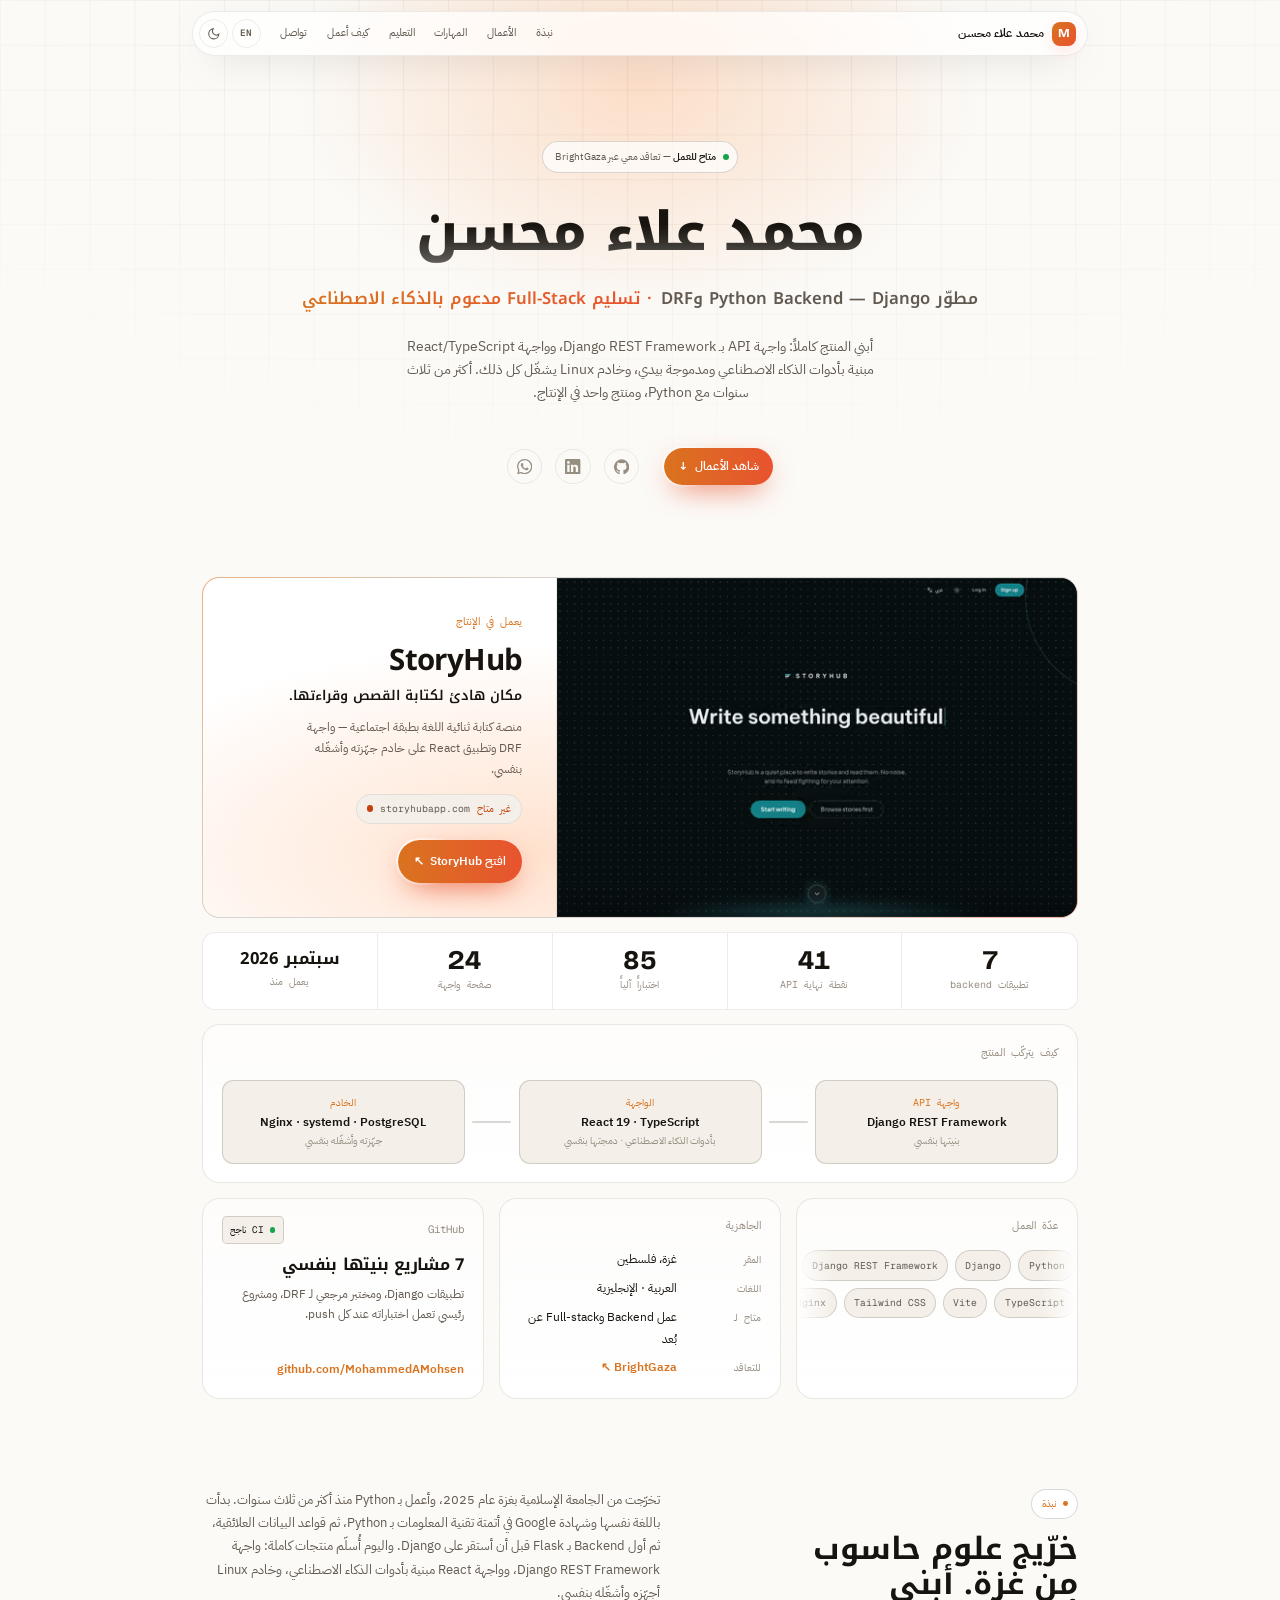
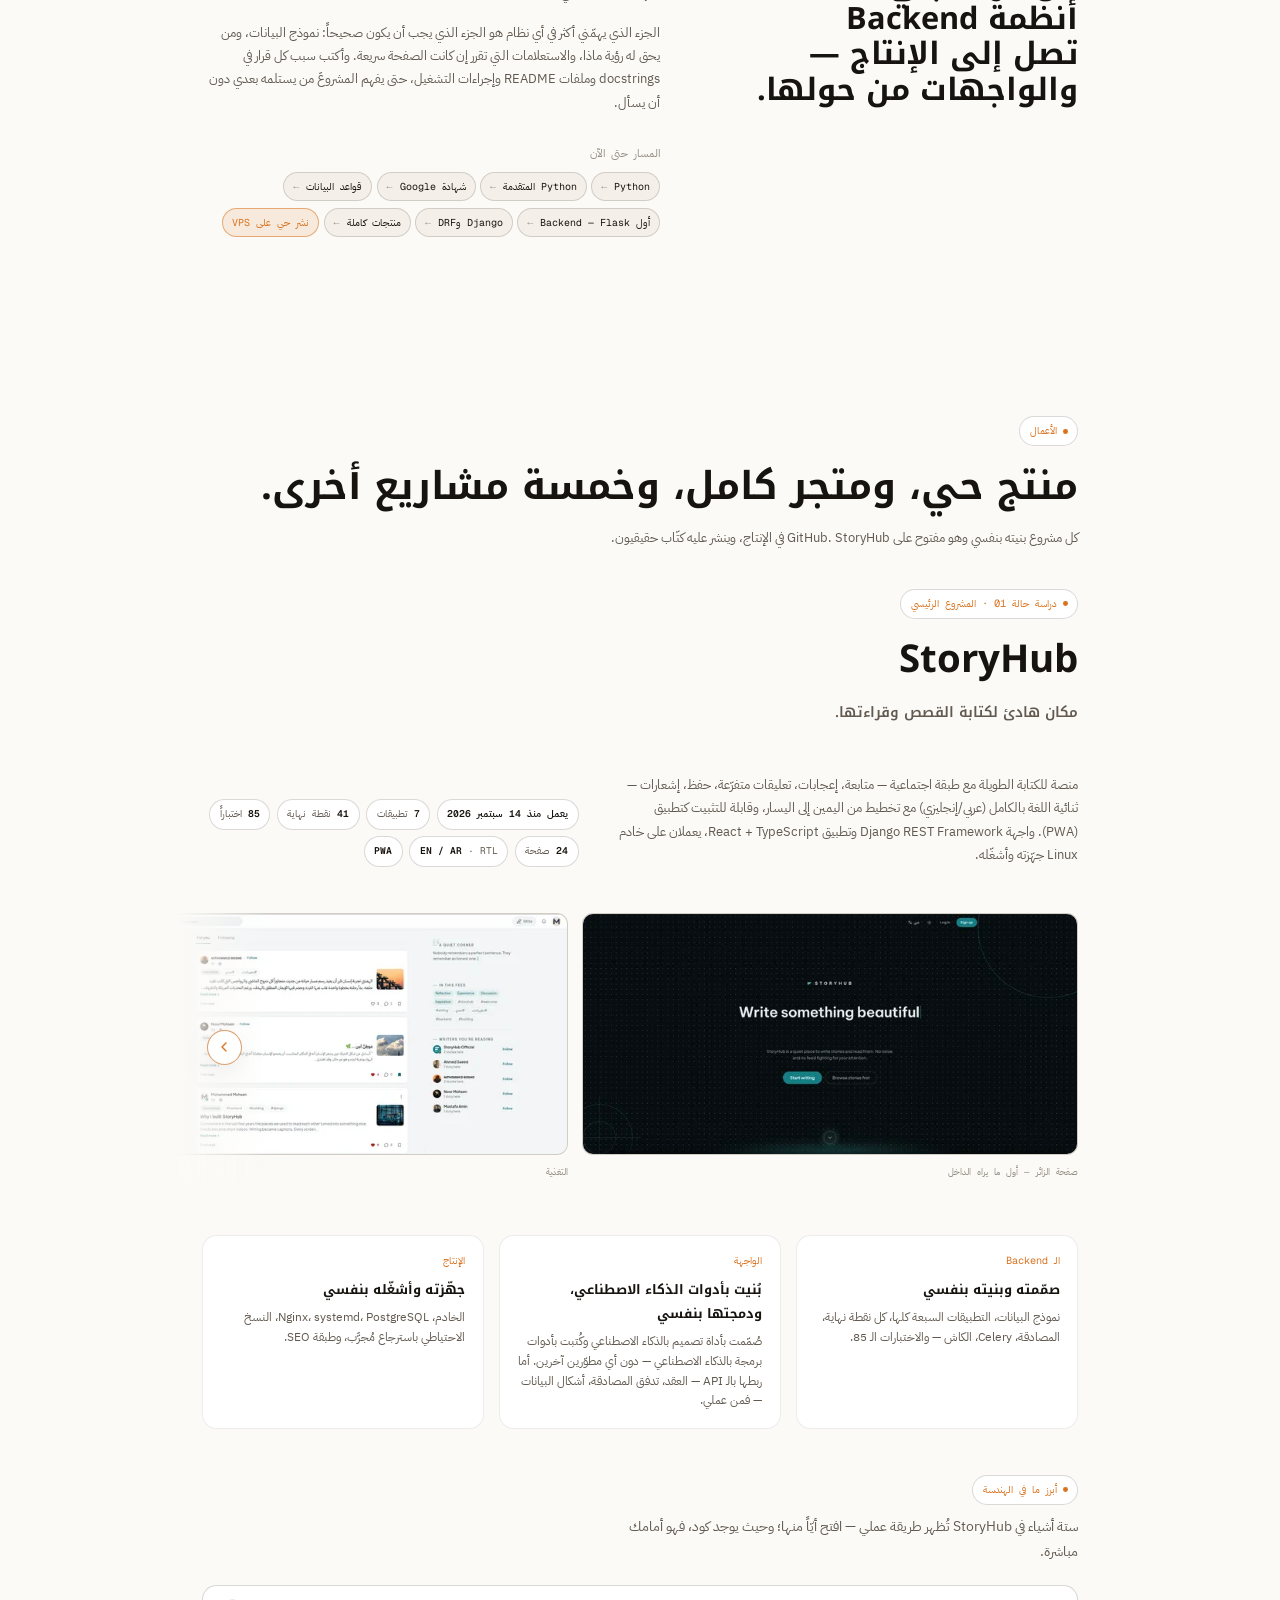
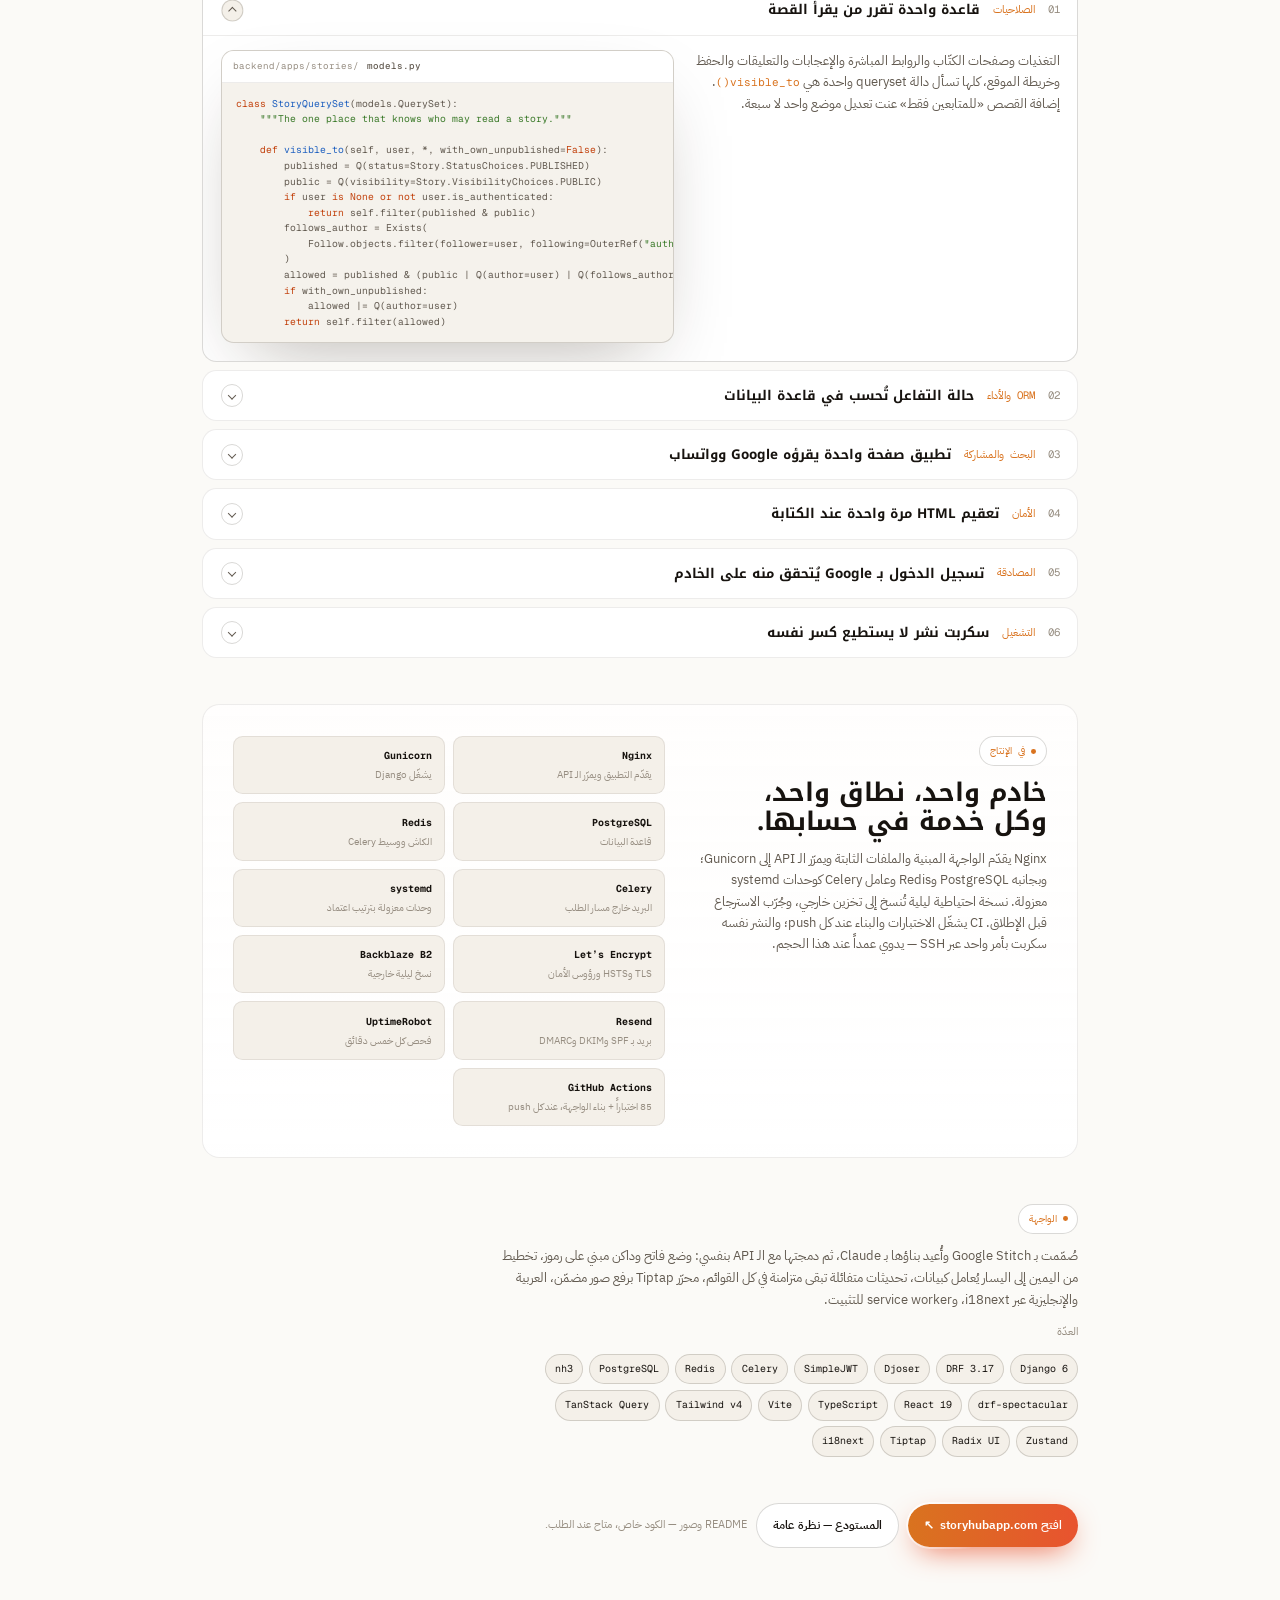
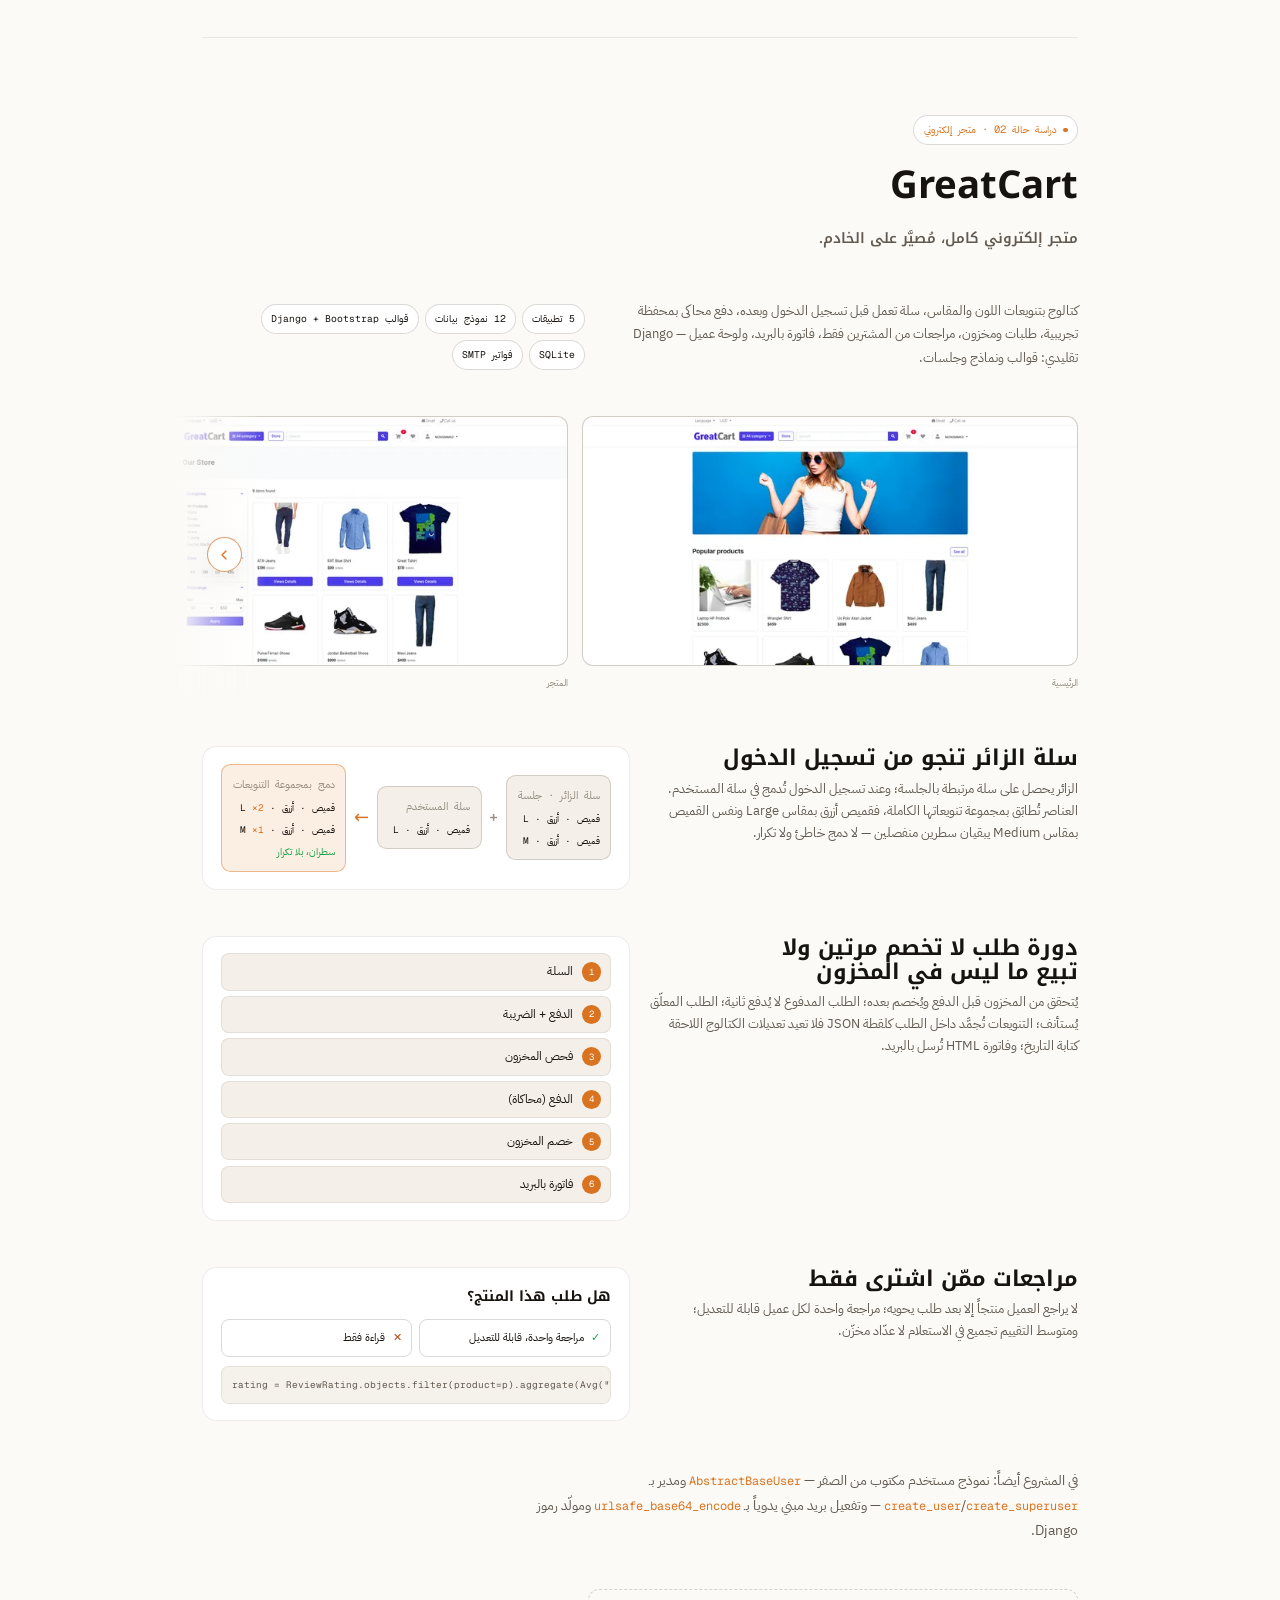
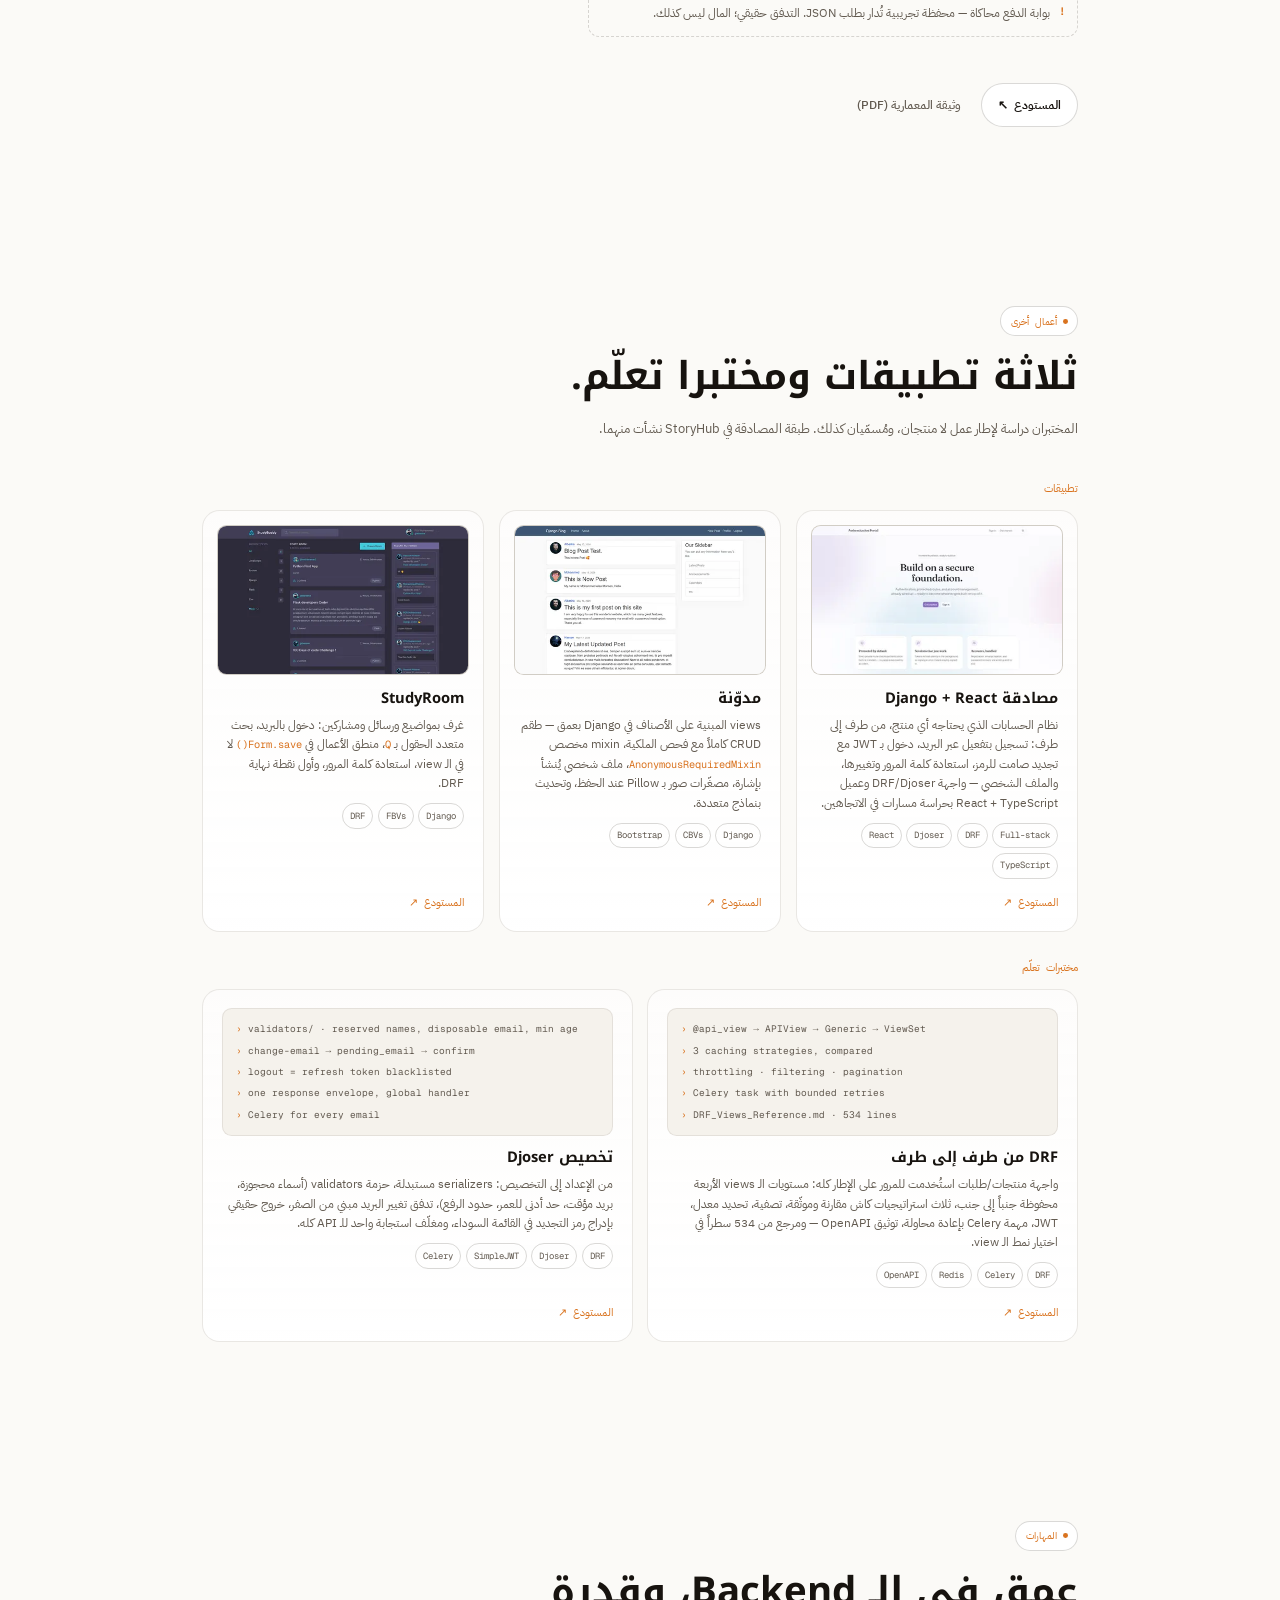
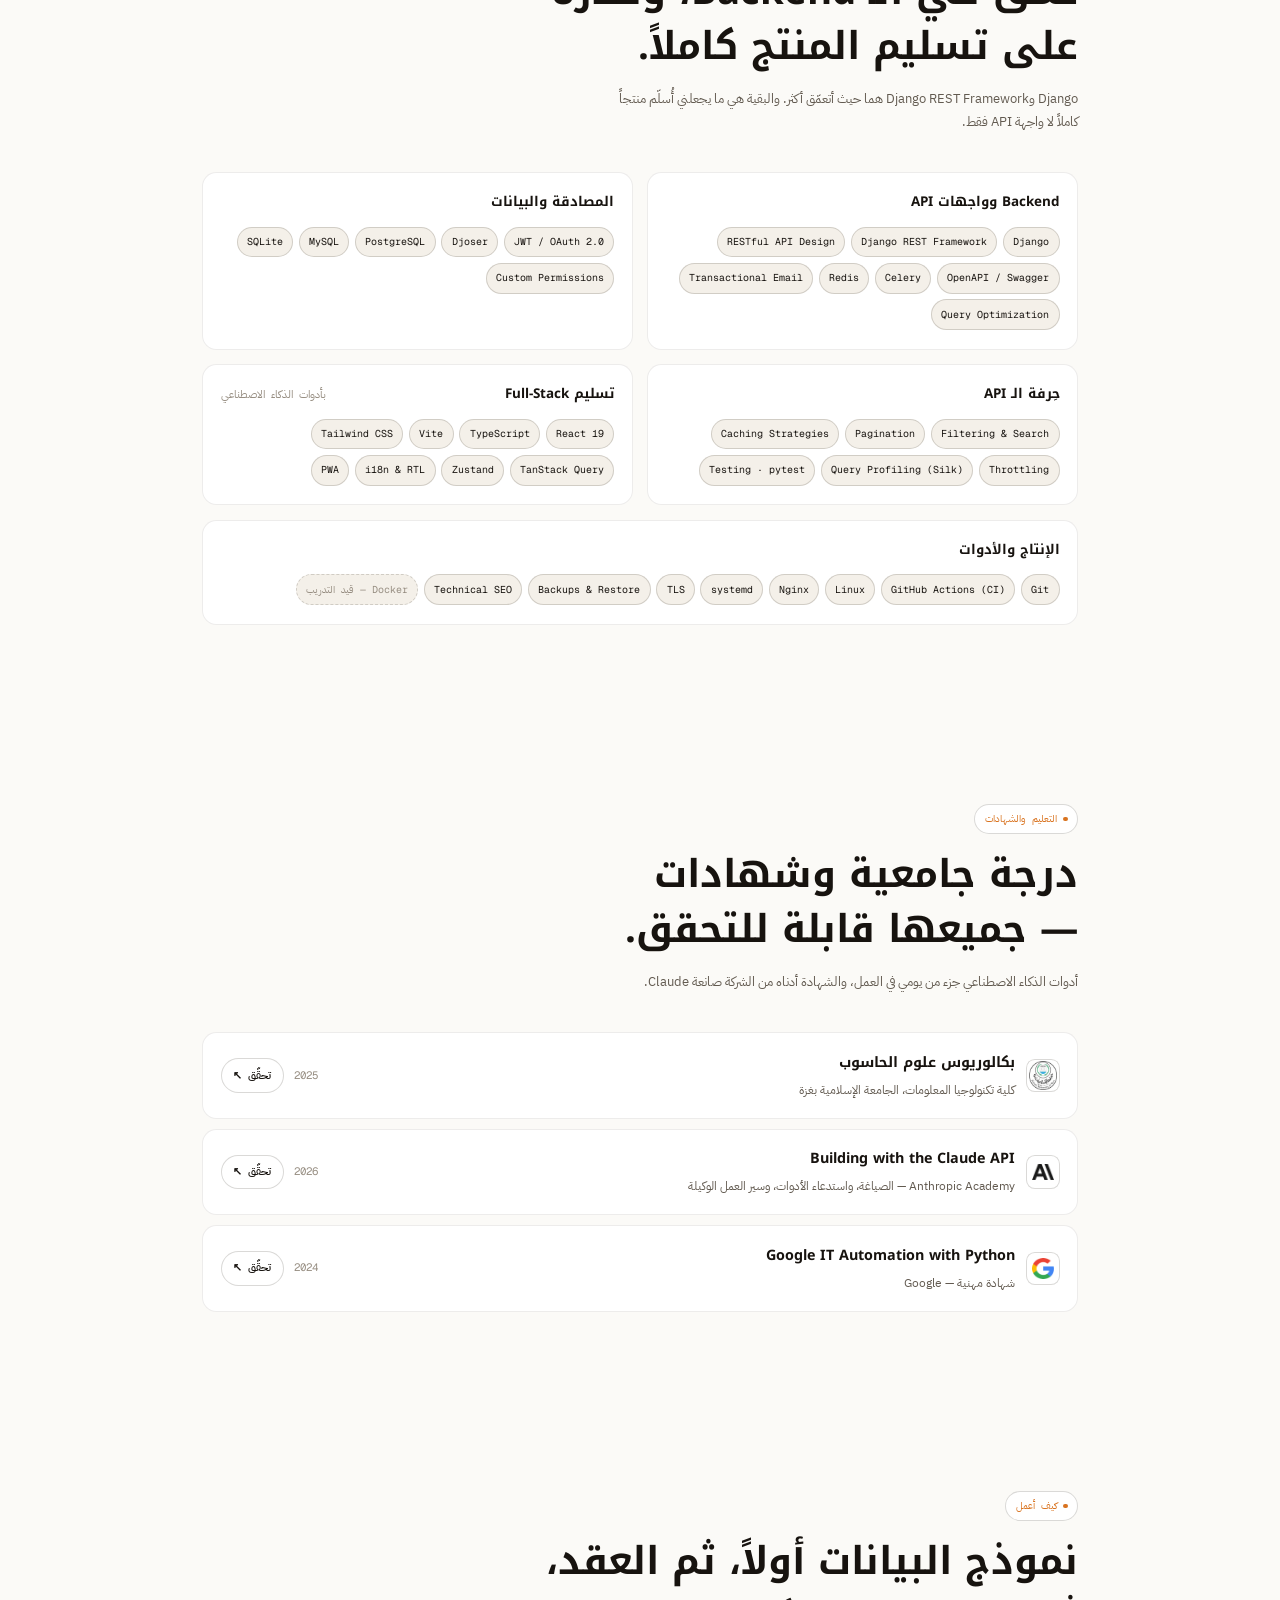
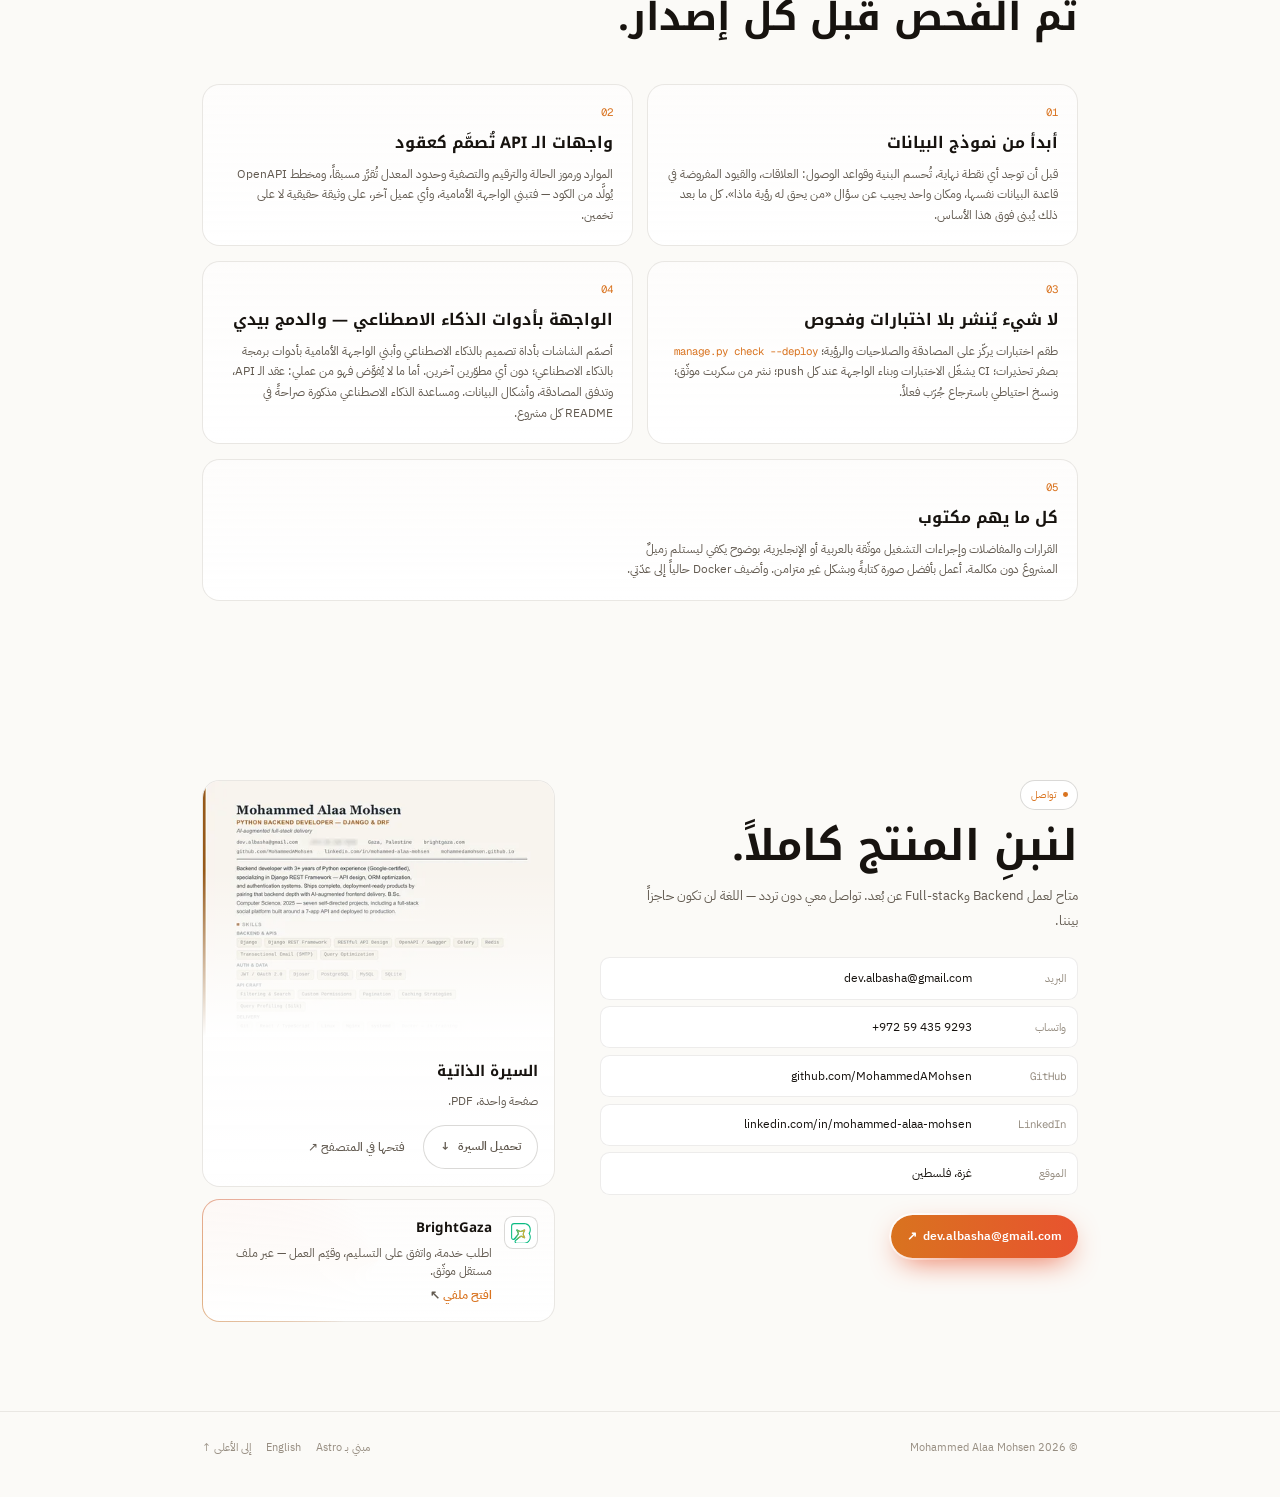
<file: ar/index.html>
<!DOCTYPE html><html lang="ar" dir="rtl"> <head><meta charset="utf-8"><meta name="viewport" content="width=device-width, initial-scale=1, viewport-fit=cover"><title>محمد علاء محسن — مطوّر Python Backend · Django وDRF</title><meta name="description" content="مطوّر Python Backend يبني واجهات Django REST Framework ويوصلها إلى الإنتاج — نمذجة بيانات، مصادقة، تحسين استعلامات، مهام خلفية — مع تسليم Full-stack مدعوم بالذكاء الاصطناعي. StoryHub يعمل الآن على storyhubapp.com."><link rel="canonical" href="https://mohammedamohsen.github.io/ar/"><link rel="alternate" hreflang="en" href="https://mohammedamohsen.github.io/"><link rel="alternate" hreflang="ar" href="https://mohammedamohsen.github.io/ar/"><link rel="alternate" hreflang="x-default" href="https://mohammedamohsen.github.io/"><link rel="icon" href="/favicon.svg" type="image/svg+xml"><link rel="apple-touch-icon" href="/apple-touch-icon.png"><meta name="theme-color" content="#0C0B0A" media="(prefers-color-scheme: dark)"><meta name="theme-color" content="#FBFAF7" media="(prefers-color-scheme: light)"><meta property="og:type" content="website"><meta property="og:site_name" content="Mohammed Alaa Mohsen"><meta property="og:title" content="محمد علاء محسن — مطوّر Python Backend · Django وDRF"><meta property="og:description" content="مطوّر Python Backend يبني واجهات Django REST Framework ويوصلها إلى الإنتاج — نمذجة بيانات، مصادقة، تحسين استعلامات، مهام خلفية — مع تسليم Full-stack مدعوم بالذكاء الاصطناعي. StoryHub يعمل الآن على storyhubapp.com."><meta property="og:url" content="https://mohammedamohsen.github.io/ar/"><meta property="og:image" content="https://mohammedamohsen.github.io/og.png"><meta property="og:image:width" content="1200"><meta property="og:image:height" content="630"><meta property="og:locale" content="ar_PS"><meta property="og:locale:alternate" content="en_US"><meta name="twitter:card" content="summary_large_image"><meta name="twitter:title" content="محمد علاء محسن — مطوّر Python Backend · Django وDRF"><meta name="twitter:description" content="مطوّر Python Backend يبني واجهات Django REST Framework ويوصلها إلى الإنتاج — نمذجة بيانات، مصادقة، تحسين استعلامات، مهام خلفية — مع تسليم Full-stack مدعوم بالذكاء الاصطناعي. StoryHub يعمل الآن على storyhubapp.com."><meta name="twitter:image" content="https://mohammedamohsen.github.io/og.png"><script>
      // Theme before first paint: an explicit choice wins, otherwise the system decides.
      try { var th = localStorage.getItem('theme'); if (th === 'light' || th === 'dark') document.documentElement.setAttribute('data-theme', th); } catch (e) {}
    </script><script type="application/ld+json">{"@context":"https://schema.org","@type":"Person","name":"Mohammed Alaa Mohsen","alternateName":"محمد علاء محسن","url":"https://mohammedamohsen.github.io","jobTitle":"Python Backend Developer (Django & DRF)","email":"mailto:dev.albasha@gmail.com","address":{"@type":"PostalAddress","addressLocality":"Gaza","addressCountry":"PS"},"sameAs":["https://github.com/MohammedAMohsen","https://www.linkedin.com/in/mohammed-alaa-mohsen","https://storyhubapp.com","https://brightgaza.com/talents/5111"],"alumniOf":{"@type":"CollegeOrUniversity","name":"Islamic University of Gaza"},"knowsAbout":["Python","Django","Django REST Framework","PostgreSQL","Redis","Celery","React","TypeScript","Nginx","Linux"]}</script><link rel="stylesheet" href="/assets/index.BLaNLoQ0.css">
<link rel="stylesheet" href="/assets/index.Dc9kqWWs.css"></head> <body> <a class="skip" href="#main">تخطَّ إلى المحتوى</a> <div class="atmos" aria-hidden="true"><div class="grid"></div><div class="glow"></div></div> <header class="nav" id="nav" data-astro-cid-dmqpwcec> <a class="brand" href="/ar/" data-astro-cid-dmqpwcec><span class="mark" aria-hidden="true" data-astro-cid-dmqpwcec>M</span><span class="bname" data-astro-cid-dmqpwcec>محمد علاء محسن</span></a> <nav aria-label="القائمة" id="menu-panel" data-astro-cid-dmqpwcec> <a href="/ar/#about" data-astro-cid-dmqpwcec>نبذة</a><a href="/ar/#work" data-astro-cid-dmqpwcec>الأعمال</a><a href="/ar/#skills" data-astro-cid-dmqpwcec>المهارات</a><a href="/ar/#education" data-astro-cid-dmqpwcec>التعليم</a><a href="/ar/#how" data-astro-cid-dmqpwcec>كيف أعمل</a><a href="/ar/#contact" data-astro-cid-dmqpwcec>تواصل</a> </nav> <button class="ic menu" id="menu" type="button" aria-label="القائمة" aria-expanded="false" aria-controls="menu-panel" data-astro-cid-dmqpwcec> <svg viewBox="0 0 24 24" fill="none" stroke="currentColor" stroke-width="2" stroke-linecap="round" data-astro-cid-dmqpwcec><path d="M4 7h16M4 12h16M4 17h16" data-astro-cid-dmqpwcec></path></svg> </button> <div class="ctl" data-astro-cid-dmqpwcec> <a class="ic lang" href="/" hreflang="en" lang="en" aria-label="English" title="English" data-astro-cid-dmqpwcec>EN</a> <button class="ic" id="theme" type="button" aria-label="تبديل الوضع" title="تبديل الوضع" data-astro-cid-dmqpwcec> <svg class="ico-sun" viewBox="0 0 24 24" fill="none" stroke="currentColor" stroke-width="1.8" stroke-linecap="round" data-astro-cid-dmqpwcec><circle cx="12" cy="12" r="4" data-astro-cid-dmqpwcec></circle><path d="M12 2v2M12 20v2M4.9 4.9l1.4 1.4M17.7 17.7l1.4 1.4M2 12h2M20 12h2M4.9 19.1l1.4-1.4M17.7 6.3l1.4-1.4" data-astro-cid-dmqpwcec></path></svg> <svg class="ico-moon" viewBox="0 0 24 24" fill="none" stroke="currentColor" stroke-width="1.8" stroke-linecap="round" data-astro-cid-dmqpwcec><path d="M21 12.8A9 9 0 1 1 11.2 3a7 7 0 0 0 9.8 9.8z" data-astro-cid-dmqpwcec></path></svg> </button> </div> </header>  <main id="main">  <section class="hero wrap" data-astro-cid-bbe6dxrz> <div class="up pills" data-astro-cid-bbe6dxrz> <a class="pill" href="https://brightgaza.com/talents/5111" target="_blank" rel="noopener" data-astro-cid-bbe6dxrz><span class="dot" data-astro-cid-bbe6dxrz></span><span data-astro-cid-bbe6dxrz><b data-astro-cid-bbe6dxrz>متاح للعمل</b> — تعاقد معي عبر BrightGaza</span></a> </div> <h1 class="up" data-astro-cid-bbe6dxrz>محمد علاء محسن</h1> <p class="role up" data-astro-cid-bbe6dxrz><span data-astro-cid-bbe6dxrz>مطوّر Python Backend — Django وDRF</span><span class="hi" data-astro-cid-bbe6dxrz>· تسليم Full-Stack مدعوم بالذكاء الاصطناعي</span></p> <p class="lede up" data-astro-cid-bbe6dxrz>أبني المنتج كاملاً: واجهة API بـ Django REST Framework، وواجهة React/TypeScript مبنية بأدوات الذكاء الاصطناعي ومدموجة بيدي، وخادم Linux يشغّل كل ذلك. أكثر من ثلاث سنوات مع Python، ومنتج واحد في الإنتاج.</p> <div class="cta up" data-astro-cid-bbe6dxrz> <a class="btn primary" href="#work" data-astro-cid-bbe6dxrz><span data-astro-cid-bbe6dxrz>شاهد الأعمال</span> <span class="arr down" data-astro-cid-bbe6dxrz>↓</span></a> <span class="socials" data-astro-cid-bbe6dxrz> <a class="ic-link" aria-label="GitHub" title="GitHub" href="https://github.com/MohammedAMohsen" target="_blank" rel="noopener" data-astro-cid-bbe6dxrz><svg viewBox="0 0 24 24" fill="currentColor" aria-hidden="true" data-astro-cid-bbe6dxrz><path d="M12 .5a12 12 0 0 0-3.8 23.4c.6.1.8-.3.8-.6v-2.2c-3.3.7-4-1.4-4-1.4-.6-1.4-1.4-1.8-1.4-1.8-1.1-.7.1-.7.1-.7 1.2.1 1.8 1.2 1.8 1.2 1.1 1.9 2.8 1.3 3.5 1 .1-.8.4-1.3.8-1.6-2.7-.3-5.5-1.3-5.5-5.9 0-1.3.5-2.4 1.2-3.2-.1-.3-.5-1.5.1-3.2 0 0 1-.3 3.3 1.2a11.5 11.5 0 0 1 6 0c2.3-1.5 3.3-1.2 3.3-1.2.7 1.7.3 2.9.1 3.2.8.8 1.2 1.9 1.2 3.2 0 4.6-2.8 5.6-5.5 5.9.4.4.8 1.1.8 2.2v3.3c0 .3.2.7.8.6A12 12 0 0 0 12 .5z" data-astro-cid-bbe6dxrz></path></svg></a> <a class="ic-link" aria-label="LinkedIn" title="LinkedIn" href="https://www.linkedin.com/in/mohammed-alaa-mohsen" target="_blank" rel="noopener" data-astro-cid-bbe6dxrz><svg viewBox="0 0 24 24" fill="currentColor" aria-hidden="true" data-astro-cid-bbe6dxrz><path d="M20.4 20.4h-3.6v-5.6c0-1.3 0-3-1.8-3s-2.1 1.4-2.1 2.9v5.7H9.3V9h3.4v1.6h.1c.5-.9 1.6-1.8 3.4-1.8 3.6 0 4.3 2.4 4.3 5.5v6.1zM5.3 7.4a2.1 2.1 0 1 1 0-4.2 2.1 2.1 0 0 1 0 4.2zM7.1 20.4H3.5V9h3.6v11.4zM22.2 0H1.8C.8 0 0 .8 0 1.7v20.6c0 .9.8 1.7 1.8 1.7h20.4c1 0 1.8-.8 1.8-1.7V1.7C24 .8 23.2 0 22.2 0z" data-astro-cid-bbe6dxrz></path></svg></a> <a class="ic-link" aria-label="WhatsApp" title="WhatsApp" href="https://wa.me/972594359293" target="_blank" rel="noopener" data-astro-cid-bbe6dxrz><svg viewBox="0 0 24 24" fill="currentColor" aria-hidden="true" data-astro-cid-bbe6dxrz><path d="M17.472 14.382c-.297-.149-1.758-.867-2.03-.967-.273-.099-.471-.148-.67.15-.197.297-.767.966-.94 1.164-.173.199-.347.223-.644.075-.297-.15-1.255-.463-2.39-1.475-.883-.788-1.48-1.761-1.653-2.059-.173-.297-.018-.458.13-.606.134-.133.298-.347.446-.52.149-.174.198-.298.298-.497.099-.198.05-.371-.025-.52-.075-.149-.669-1.612-.916-2.207-.242-.579-.487-.5-.669-.51-.173-.008-.371-.01-.57-.01-.198 0-.52.074-.792.372-.272.297-1.04 1.016-1.04 2.479 0 1.462 1.065 2.875 1.213 3.074.149.198 2.096 3.2 5.077 4.487.709.306 1.262.489 1.694.625.712.227 1.36.195 1.871.118.571-.085 1.758-.719 2.006-1.413.248-.694.248-1.289.173-1.413-.074-.124-.272-.198-.57-.347m-5.421 7.403h-.004a9.87 9.87 0 01-5.031-1.378l-.361-.214-3.741.982.998-3.648-.235-.374a9.86 9.86 0 01-1.51-5.26c.001-5.45 4.436-9.884 9.888-9.884 2.64 0 5.122 1.03 6.988 2.898a9.825 9.825 0 012.893 6.994c-.003 5.45-4.437 9.884-9.885 9.884m8.413-18.297A11.815 11.815 0 0012.05 0C5.495 0 .16 5.335.157 11.892c0 2.096.547 4.142 1.588 5.945L.057 24l6.305-1.654a11.882 11.882 0 005.683 1.448h.005c6.554 0 11.89-5.335 11.893-11.893a11.821 11.821 0 00-3.48-8.413z" data-astro-cid-bbe6dxrz></path></svg></a> </span> </div> <div class="bento" data-astro-cid-bbe6dxrz> <div class="panel up" data-astro-cid-bbe6dxrz> <a class="shot" href="https://storyhubapp.com" target="_blank" rel="noopener" aria-label="StoryHub — storyhubapp.com" data-astro-cid-bbe6dxrz> <picture data-astro-cid-bbe6dxrz="true"> <source srcset="/assets/sh-landing.II7mKoD-_Z20Gw79.avif 720w, /assets/sh-landing.II7mKoD-_Z1CMzyk.avif 1080w, /assets/sh-landing.II7mKoD-_Z1YexSf.avif 1440w" type="image/avif" sizes="(max-width: 900px) 96vw, 560px"><source srcset="/assets/sh-landing.II7mKoD-_Z1P5RTF.webp 720w, /assets/sh-landing.II7mKoD-_Z1kmN2w.webp 1080w, /assets/sh-landing.II7mKoD-_Z1FNLmr.webp 1440w" type="image/webp" sizes="(max-width: 900px) 96vw, 560px">  <img src="/assets/sh-landing.II7mKoD-_Z22BpsD.png" srcset="/assets/sh-landing.II7mKoD-_B6b2J.png 720w, /assets/sh-landing.II7mKoD-_Z1MdWCP.png 1080w, /assets/sh-landing.II7mKoD-_Z28EUWK.png 1440w" sizes="(max-width: 900px) 96vw, 560px" alt="StoryHub — the landing page" loading="eager" data-astro-cid-bbe6dxrz="true" decoding="async" fetchpriority="auto" width="1908" height="928"> </picture> </a> <div class="about" data-astro-cid-bbe6dxrz> <span class="mono kicker" data-astro-cid-bbe6dxrz>يعمل في الإنتاج</span> <h3 data-astro-cid-bbe6dxrz>StoryHub</h3> <p class="tagline" data-astro-cid-bbe6dxrz>مكان هادئ لكتابة القصص وقراءتها.</p> <p class="desc" data-astro-cid-bbe6dxrz>منصة كتابة ثنائية اللغة بطبقة اجتماعية — واجهة DRF وتطبيق React على خادم جهّزته وأشغّله بنفسي.</p> <span class="status" data-astro-cid-bbe6dxrz><span class="dot wait" data-live-dot data-astro-cid-bbe6dxrz></span><span class="host" data-astro-cid-bbe6dxrz>storyhubapp.com</span><span class="state" data-live-text data-online="يعمل" data-offline="غير متاح" data-astro-cid-bbe6dxrz>جارٍ الفحص</span></span> <a class="btn primary" href="https://storyhubapp.com" target="_blank" rel="noopener" data-astro-cid-bbe6dxrz><span data-astro-cid-bbe6dxrz>افتح StoryHub</span> <span class="arr" data-astro-cid-bbe6dxrz>↗</span></a> </div> </div> <div class="stats up" aria-label="StoryHub بالأرقام" data-astro-cid-bbe6dxrz> <div data-astro-cid-bbe6dxrz><b data-astro-cid-bbe6dxrz><span data-count="7" data-astro-cid-bbe6dxrz>7</span></b><small data-astro-cid-bbe6dxrz>تطبيقات backend</small></div> <div data-astro-cid-bbe6dxrz><b data-astro-cid-bbe6dxrz><span data-count="41" data-astro-cid-bbe6dxrz>41</span></b><small data-astro-cid-bbe6dxrz>نقطة نهاية API</small></div> <div data-astro-cid-bbe6dxrz><b data-astro-cid-bbe6dxrz><span data-count="85" data-astro-cid-bbe6dxrz>85</span></b><small data-astro-cid-bbe6dxrz>اختباراً آلياً</small></div> <div data-astro-cid-bbe6dxrz><b data-astro-cid-bbe6dxrz><span data-count="24" data-astro-cid-bbe6dxrz>24</span></b><small data-astro-cid-bbe6dxrz>صفحة واجهة</small></div> <div data-astro-cid-bbe6dxrz><b class="since" data-astro-cid-bbe6dxrz>سبتمبر 2026</b><small data-astro-cid-bbe6dxrz>يعمل منذ</small></div> </div> <script>
      // Zero the counters as soon as the parser reaches them, so the first paint never shows the final numbers.
      if (!matchMedia('(prefers-reduced-motion: reduce)').matches) document.querySelectorAll('.stats [data-count]').forEach(function (el) { el.textContent = '0'; });
    </script> <div class="tile c up" data-astro-cid-bbe6dxrz><div class="in" data-astro-cid-bbe6dxrz> <div class="lab" data-astro-cid-bbe6dxrz><span class="mono" data-astro-cid-bbe6dxrz>كيف يتركّب المنتج</span></div> <div class="beam" aria-hidden="false" data-astro-cid-bbe6dxrz> <div class="node" data-astro-cid-bbe6dxrz><span class="k" data-astro-cid-bbe6dxrz>واجهة API</span><span class="v" data-astro-cid-bbe6dxrz>Django REST Framework</span><span class="w" data-astro-cid-bbe6dxrz>بنيتها بنفسي</span></div> <div class="wire" data-astro-cid-bbe6dxrz><i data-astro-cid-bbe6dxrz></i></div> <div class="node" data-astro-cid-bbe6dxrz><span class="k" data-astro-cid-bbe6dxrz>الواجهة</span><span class="v" data-astro-cid-bbe6dxrz>React 19 · TypeScript</span><span class="w" data-astro-cid-bbe6dxrz>بأدوات الذكاء الاصطناعي · دمجتها بنفسي</span></div> <div class="wire" data-astro-cid-bbe6dxrz><i data-astro-cid-bbe6dxrz></i></div> <div class="node" data-astro-cid-bbe6dxrz><span class="k" data-astro-cid-bbe6dxrz>الخادم</span><span class="v" data-astro-cid-bbe6dxrz>Nginx · systemd · PostgreSQL</span><span class="w" data-astro-cid-bbe6dxrz>جهّزته وأشغّله بنفسي</span></div> </div> </div></div> <div class="tile d up" data-astro-cid-bbe6dxrz><div class="in" data-astro-cid-bbe6dxrz> <div class="lab" data-astro-cid-bbe6dxrz><span class="mono" data-astro-cid-bbe6dxrz>عدّة العمل</span></div> <div class="marq" data-astro-cid-bbe6dxrz> <div class="row" data-astro-cid-bbe6dxrz><span class="tag" data-astro-cid-bbe6dxrz>Python</span><span class="tag" data-astro-cid-bbe6dxrz>Django</span><span class="tag" data-astro-cid-bbe6dxrz>Django REST Framework</span><span class="tag" data-astro-cid-bbe6dxrz>RESTful API Design</span><span class="tag" data-astro-cid-bbe6dxrz>PostgreSQL</span><span class="tag" data-astro-cid-bbe6dxrz>Redis</span><span class="tag" data-astro-cid-bbe6dxrz>Celery</span><span class="tag" data-astro-cid-bbe6dxrz>JWT / OAuth 2.0</span><span class="tag" data-astro-cid-bbe6dxrz>React 19</span><span class="tag" data-astro-cid-bbe6dxrz>Python</span><span class="tag" data-astro-cid-bbe6dxrz>Django</span><span class="tag" data-astro-cid-bbe6dxrz>Django REST Framework</span><span class="tag" data-astro-cid-bbe6dxrz>RESTful API Design</span><span class="tag" data-astro-cid-bbe6dxrz>PostgreSQL</span><span class="tag" data-astro-cid-bbe6dxrz>Redis</span><span class="tag" data-astro-cid-bbe6dxrz>Celery</span><span class="tag" data-astro-cid-bbe6dxrz>JWT / OAuth 2.0</span><span class="tag" data-astro-cid-bbe6dxrz>React 19</span></div> <div class="row rev" data-astro-cid-bbe6dxrz><span class="tag" data-astro-cid-bbe6dxrz>TypeScript</span><span class="tag" data-astro-cid-bbe6dxrz>Vite</span><span class="tag" data-astro-cid-bbe6dxrz>Tailwind CSS</span><span class="tag" data-astro-cid-bbe6dxrz>Nginx</span><span class="tag" data-astro-cid-bbe6dxrz>systemd</span><span class="tag" data-astro-cid-bbe6dxrz>Linux</span><span class="tag" data-astro-cid-bbe6dxrz>GitHub Actions</span><span class="tag" data-astro-cid-bbe6dxrz>OpenAPI</span><span class="tag" data-astro-cid-bbe6dxrz>PWA</span><span class="tag" data-astro-cid-bbe6dxrz>TypeScript</span><span class="tag" data-astro-cid-bbe6dxrz>Vite</span><span class="tag" data-astro-cid-bbe6dxrz>Tailwind CSS</span><span class="tag" data-astro-cid-bbe6dxrz>Nginx</span><span class="tag" data-astro-cid-bbe6dxrz>systemd</span><span class="tag" data-astro-cid-bbe6dxrz>Linux</span><span class="tag" data-astro-cid-bbe6dxrz>GitHub Actions</span><span class="tag" data-astro-cid-bbe6dxrz>OpenAPI</span><span class="tag" data-astro-cid-bbe6dxrz>PWA</span></div> </div> </div></div> <div class="tile e up" data-astro-cid-bbe6dxrz><div class="in" data-astro-cid-bbe6dxrz> <div class="lab" data-astro-cid-bbe6dxrz><span class="mono" data-astro-cid-bbe6dxrz>الجاهزية</span></div> <div class="kv" data-astro-cid-bbe6dxrz> <div data-astro-cid-bbe6dxrz><span class="k" data-astro-cid-bbe6dxrz>المقر</span><span data-astro-cid-bbe6dxrz>غزة، فلسطين</span></div> <div data-astro-cid-bbe6dxrz><span class="k" data-astro-cid-bbe6dxrz>اللغات</span><span data-astro-cid-bbe6dxrz>العربية · الإنجليزية</span></div> <div data-astro-cid-bbe6dxrz><span class="k" data-astro-cid-bbe6dxrz>متاح لـ</span><span data-astro-cid-bbe6dxrz>عمل Backend وFull-stack عن بُعد</span></div> <div data-astro-cid-bbe6dxrz><span class="k" data-astro-cid-bbe6dxrz>للتعاقد</span><a class="hire" href="https://brightgaza.com/talents/5111" target="_blank" rel="noopener" data-astro-cid-bbe6dxrz>BrightGaza <span class="arr" data-astro-cid-bbe6dxrz>↗</span></a></div> </div> </div></div> <a class="tile f up" href="https://github.com/MohammedAMohsen" target="_blank" rel="noopener" data-astro-cid-bbe6dxrz><div class="in" data-astro-cid-bbe6dxrz> <div class="lab" data-astro-cid-bbe6dxrz><span class="mono" data-astro-cid-bbe6dxrz>GitHub</span><span class="ci" data-astro-cid-bbe6dxrz><i data-astro-cid-bbe6dxrz></i>CI ناجح</span></div> <h3 data-astro-cid-bbe6dxrz>7 مشاريع بنيتها بنفسي</h3> <p data-astro-cid-bbe6dxrz>تطبيقات Django، ومختبر مرجعي لـ DRF، ومشروع رئيسي تعمل اختباراته عند كل push.</p> <span class="link" data-astro-cid-bbe6dxrz>github.com/MohammedAMohsen</span> </div></a> </div> </section>  <section class="sec wrap" id="about" data-astro-cid-v2cbyr3p> <div class="grid reveal" data-astro-cid-v2cbyr3p> <div data-astro-cid-v2cbyr3p> <span class="eyebrow" data-astro-cid-v2cbyr3p>نبذة</span> <h2 class="lead" data-astro-cid-v2cbyr3p>خرّيج علوم حاسوب من غزة. أبني أنظمة Backend تصل إلى الإنتاج — والواجهات من حولها.</h2> </div> <div class="prose" data-astro-cid-v2cbyr3p> <p data-astro-cid-v2cbyr3p>تخرّجت من الجامعة الإسلامية بغزة عام 2025، وأعمل بـ Python منذ أكثر من ثلاث سنوات. بدأت باللغة نفسها وشهادة Google في أتمتة تقنية المعلومات بـ Python، ثم قواعد البيانات العلائقية، ثم أول Backend بـ Flask قبل أن أستقر على Django. واليوم أُسلّم منتجات كاملة: واجهة Django REST Framework، وواجهة React مبنية بأدوات الذكاء الاصطناعي، وخادم Linux أجهّزه وأشغّله بنفسي.</p> <p data-astro-cid-v2cbyr3p>الجزء الذي يهمّني أكثر في أي نظام هو الجزء الذي يجب أن يكون صحيحاً: نموذج البيانات، ومن يحق له رؤية ماذا، والاستعلامات التي تقرر إن كانت الصفحة سريعة. وأكتب سبب كل قرار في docstrings وملفات README وإجراءات التشغيل، حتى يفهم المشروعَ من يستلمه بعدي دون أن يسأل.</p> <div class="path" aria-label="المسار حتى الآن" data-astro-cid-v2cbyr3p> <span class="mono" data-astro-cid-v2cbyr3p>المسار حتى الآن</span> <ol data-astro-cid-v2cbyr3p> <li data-astro-cid-v2cbyr3p>Python</li><li data-astro-cid-v2cbyr3p>Python المتقدمة</li><li data-astro-cid-v2cbyr3p>شهادة Google</li><li data-astro-cid-v2cbyr3p>قواعد البيانات</li><li data-astro-cid-v2cbyr3p>أول Backend — Flask</li><li data-astro-cid-v2cbyr3p>Django وDRF</li><li data-astro-cid-v2cbyr3p>منتجات كاملة</li><li class="now" data-astro-cid-v2cbyr3p>نشر حي على VPS</li> </ol> </div> </div> </div> </section>  <section class="sec wrap work" id="work" data-astro-cid-xhaoqxbd> <div class="sec-head reveal" data-astro-cid-xhaoqxbd> <span class="eyebrow" data-astro-cid-xhaoqxbd>الأعمال</span> <h2 data-astro-cid-xhaoqxbd>منتج حي، ومتجر كامل، وخمسة مشاريع أخرى.</h2> <p class="sub" data-astro-cid-xhaoqxbd>كل مشروع بنيته بنفسي وهو مفتوح على GitHub. StoryHub في الإنتاج، وينشر عليه كتّاب حقيقيون.</p> </div> <div class="cases" data-astro-cid-xhaoqxbd> <article class="case" id="storyhub" data-astro-cid-acdf4i4z> <header class="sec-head reveal" data-astro-cid-acdf4i4z> <span class="eyebrow" data-astro-cid-acdf4i4z>دراسة حالة 01 · المشروع الرئيسي</span> <h2 data-astro-cid-acdf4i4z>StoryHub</h2> <p class="tagline" data-astro-cid-acdf4i4z>مكان هادئ لكتابة القصص وقراءتها.</p> </header> <div class="top reveal" data-astro-cid-acdf4i4z> <p class="sum" data-astro-cid-acdf4i4z>منصة للكتابة الطويلة مع طبقة اجتماعية — متابعة، إعجابات، تعليقات متفرّعة، حفظ، إشعارات — ثنائية اللغة بالكامل (عربي/إنجليزي) مع تخطيط من اليمين إلى اليسار، وقابلة للتثبيت كتطبيق (PWA). واجهة Django REST Framework وتطبيق React + TypeScript، يعملان على خادم Linux جهّزته وأشغّله.</p> <div class="facts" data-astro-cid-acdf4i4z> <span data-astro-cid-acdf4i4z><b data-astro-cid-acdf4i4z>يعمل منذ 14 سبتمبر 2026</b></span> <span data-astro-cid-acdf4i4z><b data-astro-cid-acdf4i4z>7</b> تطبيقات</span> <span data-astro-cid-acdf4i4z><b data-astro-cid-acdf4i4z>41</b> نقطة نهاية</span> <span data-astro-cid-acdf4i4z><b data-astro-cid-acdf4i4z>85</b> اختباراً</span> <span data-astro-cid-acdf4i4z><b data-astro-cid-acdf4i4z>24</b> صفحة</span> <span data-astro-cid-acdf4i4z><b data-astro-cid-acdf4i4z>EN / AR</b> · RTL</span> <span data-astro-cid-acdf4i4z><b data-astro-cid-acdf4i4z>PWA</b></span> </div> </div> <div class="gallery reveal" data-gallery data-astro-cid-ihllb3az> <div class="strip" aria-label="StoryHub screenshots" tabindex="0" data-astro-cid-ihllb3az> <figure data-astro-cid-ihllb3az> <button class="zoom" type="button" aria-label="عرض اللقطة بالحجم الكامل" data-astro-cid-ihllb3az><img src="/assets/sh-landing.II7mKoD-_Z1B9iKQ.webp" srcset="/assets/sh-landing.II7mKoD-_ZC7EcB.webp 640w, /assets/sh-landing.II7mKoD-_Z2pXdSS.webp 960w, /assets/sh-landing.II7mKoD-_Z1B9iKQ.webp 1240w" sizes="(max-width: 700px) 78vw, 500px" alt="صفحة الزائر — أول ما يراه الداخل" loading="eager" data-astro-cid-ihllb3az="true" decoding="async" fetchpriority="auto" width="1240" height="603"></button> <figcaption data-astro-cid-ihllb3az>صفحة الزائر — أول ما يراه الداخل</figcaption> </figure><figure data-astro-cid-ihllb3az> <button class="zoom" type="button" aria-label="عرض اللقطة بالحجم الكامل" data-astro-cid-ihllb3az><img src="/assets/sh-feed.DZ5ATacy_1HPuAH.webp" srcset="/assets/sh-feed.DZ5ATacy_xNRMw.webp 640w, /assets/sh-feed.DZ5ATacy_2sASsq.webp 960w, /assets/sh-feed.DZ5ATacy_1HPuAH.webp 1240w" sizes="(max-width: 700px) 78vw, 500px" alt="التغذية" loading="eager" data-astro-cid-ihllb3az="true" decoding="async" fetchpriority="auto" width="1240" height="603"></button> <figcaption data-astro-cid-ihllb3az>التغذية</figcaption> </figure><figure data-astro-cid-ihllb3az> <button class="zoom" type="button" aria-label="عرض اللقطة بالحجم الكامل" data-astro-cid-ihllb3az><img src="/assets/sh-feed-ar-dark.CeR9EP_V_Z28tU4e.webp" srcset="/assets/sh-feed-ar-dark.CeR9EP_V_1CoSob.webp 640w, /assets/sh-feed-ar-dark.CeR9EP_V_18AwjD.webp 960w, /assets/sh-feed-ar-dark.CeR9EP_V_Z28tU4e.webp 1240w" sizes="(max-width: 700px) 78vw, 500px" alt="التغذية بالعربية والوضع الداكن — التخطيط كله ينعكس" loading="lazy" data-astro-cid-ihllb3az="true" decoding="async" fetchpriority="auto" width="1240" height="603"></button> <figcaption data-astro-cid-ihllb3az>التغذية بالعربية والوضع الداكن — التخطيط كله ينعكس</figcaption> </figure><figure data-astro-cid-ihllb3az> <button class="zoom" type="button" aria-label="عرض اللقطة بالحجم الكامل" data-astro-cid-ihllb3az><img src="/assets/sh-story.DM53JsrP_Z2v9JhR.webp" srcset="/assets/sh-story.DM53JsrP_2eFcp9.webp 640w, /assets/sh-story.DM53JsrP_Z7m7lY.webp 960w, /assets/sh-story.DM53JsrP_Z2v9JhR.webp 1240w" sizes="(max-width: 700px) 78vw, 500px" alt="صفحة قصة" loading="lazy" data-astro-cid-ihllb3az="true" decoding="async" fetchpriority="auto" width="1240" height="601"></button> <figcaption data-astro-cid-ihllb3az>صفحة قصة</figcaption> </figure><figure data-astro-cid-ihllb3az> <button class="zoom" type="button" aria-label="عرض اللقطة بالحجم الكامل" data-astro-cid-ihllb3az><img src="/assets/sh-editor.De9sk4CI_Z1CjarD.webp" srcset="/assets/sh-editor.De9sk4CI_200SbG.webp 640w, /assets/sh-editor.De9sk4CI_1rpWyj.webp 960w, /assets/sh-editor.De9sk4CI_Z1CjarD.webp 1240w" sizes="(max-width: 700px) 78vw, 500px" alt="المحرّر" loading="lazy" data-astro-cid-ihllb3az="true" decoding="async" fetchpriority="auto" width="1240" height="603"></button> <figcaption data-astro-cid-ihllb3az>المحرّر</figcaption> </figure><figure data-astro-cid-ihllb3az> <button class="zoom" type="button" aria-label="عرض اللقطة بالحجم الكامل" data-astro-cid-ihllb3az><img src="/assets/sh-write.Ds0jvv7N_2akscg.webp" srcset="/assets/sh-write.Ds0jvv7N_wXwEQ.webp 640w, /assets/sh-write.Ds0jvv7N_Z17c50N.webp 960w, /assets/sh-write.Ds0jvv7N_2akscg.webp 1240w" sizes="(max-width: 700px) 78vw, 500px" alt="كتابة قصة جديدة" loading="lazy" data-astro-cid-ihllb3az="true" decoding="async" fetchpriority="auto" width="1240" height="603"></button> <figcaption data-astro-cid-ihllb3az>كتابة قصة جديدة</figcaption> </figure><figure data-astro-cid-ihllb3az> <button class="zoom" type="button" aria-label="عرض اللقطة بالحجم الكامل" data-astro-cid-ihllb3az><img src="/assets/sh-explore.BCXDi0Oo_Z1zsLvW.webp" srcset="/assets/sh-explore.BCXDi0Oo_1P1w0e.webp 640w, /assets/sh-explore.BCXDi0Oo_2aWiW.webp 960w, /assets/sh-explore.BCXDi0Oo_Z1zsLvW.webp 1240w" sizes="(max-width: 700px) 78vw, 500px" alt="استكشاف" loading="lazy" data-astro-cid-ihllb3az="true" decoding="async" fetchpriority="auto" width="1240" height="603"></button> <figcaption data-astro-cid-ihllb3az>استكشاف</figcaption> </figure><figure data-astro-cid-ihllb3az> <button class="zoom" type="button" aria-label="عرض اللقطة بالحجم الكامل" data-astro-cid-ihllb3az><img src="/assets/sh-writer.GHpVqIAW_ZW2Xg0.webp" srcset="/assets/sh-writer.GHpVqIAW_Z1TNj8S.webp 640w, /assets/sh-writer.GHpVqIAW_Z2soeLg.webp 960w, /assets/sh-writer.GHpVqIAW_ZW2Xg0.webp 1240w" sizes="(max-width: 700px) 78vw, 500px" alt="صفحة كاتب" loading="lazy" data-astro-cid-ihllb3az="true" decoding="async" fetchpriority="auto" width="1240" height="603"></button> <figcaption data-astro-cid-ihllb3az>صفحة كاتب</figcaption> </figure><figure data-astro-cid-ihllb3az> <button class="zoom" type="button" aria-label="عرض اللقطة بالحجم الكامل" data-astro-cid-ihllb3az><img src="/assets/sh-profile.CCVnXzDT_Z1uuGxU.webp" srcset="/assets/sh-profile.CCVnXzDT_1b9IMO.webp 640w, /assets/sh-profile.CCVnXzDT_ZBFOSs.webp 960w, /assets/sh-profile.CCVnXzDT_Z1uuGxU.webp 1240w" sizes="(max-width: 700px) 78vw, 500px" alt="الملف الشخصي" loading="lazy" data-astro-cid-ihllb3az="true" decoding="async" fetchpriority="auto" width="1240" height="603"></button> <figcaption data-astro-cid-ihllb3az>الملف الشخصي</figcaption> </figure><figure data-astro-cid-ihllb3az> <button class="zoom" type="button" aria-label="عرض اللقطة بالحجم الكامل" data-astro-cid-ihllb3az><img src="/assets/sh-search.Cy3-ZVuY_2ocLJ5.webp" srcset="/assets/sh-search.Cy3-ZVuY_Z1tcAKY.webp 640w, /assets/sh-search.Cy3-ZVuY_Z21Mwom.webp 960w, /assets/sh-search.Cy3-ZVuY_2ocLJ5.webp 1240w" sizes="(max-width: 700px) 78vw, 500px" alt="البحث" loading="lazy" data-astro-cid-ihllb3az="true" decoding="async" fetchpriority="auto" width="1240" height="603"></button> <figcaption data-astro-cid-ihllb3az>البحث</figcaption> </figure><figure data-astro-cid-ihllb3az> <button class="zoom" type="button" aria-label="عرض اللقطة بالحجم الكامل" data-astro-cid-ihllb3az><img src="/assets/sh-notifications.Cjo0TEbg_1n7aLr.webp" srcset="/assets/sh-notifications.Cjo0TEbg_1XNFQN.webp 640w, /assets/sh-notifications.Cjo0TEbg_1yWMs6.webp 960w, /assets/sh-notifications.Cjo0TEbg_1n7aLr.webp 1240w" sizes="(max-width: 700px) 78vw, 500px" alt="الإشعارات" loading="lazy" data-astro-cid-ihllb3az="true" decoding="async" fetchpriority="auto" width="1240" height="601"></button> <figcaption data-astro-cid-ihllb3az>الإشعارات</figcaption> </figure><figure data-astro-cid-ihllb3az> <button class="zoom" type="button" aria-label="عرض اللقطة بالحجم الكامل" data-astro-cid-ihllb3az><img src="/assets/sh-settings.BHroqFp6_ZPszll.webp" srcset="/assets/sh-settings.BHroqFp6_Z1BXEUM.webp 640w, /assets/sh-settings.BHroqFp6_Z1uaV3x.webp 960w, /assets/sh-settings.BHroqFp6_ZPszll.webp 1240w" sizes="(max-width: 700px) 78vw, 500px" alt="الإعدادات" loading="lazy" data-astro-cid-ihllb3az="true" decoding="async" fetchpriority="auto" width="1240" height="603"></button> <figcaption data-astro-cid-ihllb3az>الإعدادات</figcaption> </figure><figure data-astro-cid-ihllb3az> <button class="zoom" type="button" aria-label="عرض اللقطة بالحجم الكامل" data-astro-cid-ihllb3az><img src="/assets/sh-help.CAVGdbqH_1E8Khg.webp" srcset="/assets/sh-help.CAVGdbqH_Z1pn6aM.webp 640w, /assets/sh-help.CAVGdbqH_uoTu7.webp 960w, /assets/sh-help.CAVGdbqH_1E8Khg.webp 1240w" sizes="(max-width: 700px) 78vw, 500px" alt="مركز المساعدة" loading="lazy" data-astro-cid-ihllb3az="true" decoding="async" fetchpriority="auto" width="1240" height="603"></button> <figcaption data-astro-cid-ihllb3az>مركز المساعدة</figcaption> </figure> </div> <button class="gnav prev" type="button" aria-label="اللقطة السابقة" data-dir="-1" data-astro-cid-ihllb3az><svg viewBox="0 0 24 24" fill="none" stroke="currentColor" stroke-width="2" stroke-linecap="round" stroke-linejoin="round" data-astro-cid-ihllb3az><path d="M15 6l-6 6 6 6" data-astro-cid-ihllb3az></path></svg></button> <button class="gnav next" type="button" aria-label="اللقطة التالية" data-dir="1" data-astro-cid-ihllb3az><svg viewBox="0 0 24 24" fill="none" stroke="currentColor" stroke-width="2" stroke-linecap="round" stroke-linejoin="round" data-astro-cid-ihllb3az><path d="M9 6l6 6-6 6" data-astro-cid-ihllb3az></path></svg></button> </div>  <div class="roles reveal" aria-label="دوري" data-astro-cid-acdf4i4z> <div class="rc card" data-astro-cid-acdf4i4z><span class="k" data-astro-cid-acdf4i4z>الـ Backend</span><span class="o" data-astro-cid-acdf4i4z>صمّمته وبنيته بنفسي</span><p data-astro-cid-acdf4i4z>نموذج البيانات، التطبيقات السبعة كلها، كل نقطة نهاية، المصادقة، Celery، الكاش — والاختبارات الـ 85.</p></div><div class="rc card" data-astro-cid-acdf4i4z><span class="k" data-astro-cid-acdf4i4z>الواجهة</span><span class="o" data-astro-cid-acdf4i4z>بُنيت بأدوات الذكاء الاصطناعي، ودمجتها بنفسي</span><p data-astro-cid-acdf4i4z>صُمّمت بأداة تصميم بالذكاء الاصطناعي وكُتبت بأدوات برمجة بالذكاء الاصطناعي — دون أي مطوّرين آخرين. أما ربطها بالـ API — العقد، تدفق المصادقة، أشكال البيانات — فمن عملي.</p></div><div class="rc card" data-astro-cid-acdf4i4z><span class="k" data-astro-cid-acdf4i4z>الإنتاج</span><span class="o" data-astro-cid-acdf4i4z>جهّزته وأشغّله بنفسي</span><p data-astro-cid-acdf4i4z>الخادم، Nginx، systemd، PostgreSQL، النسخ الاحتياطي باسترجاع مُجرَّب، وطبقة SEO.</p></div> </div> <div class="hl reveal" data-astro-cid-acdf4i4z> <div class="hl-head" data-astro-cid-acdf4i4z> <span class="eyebrow" data-astro-cid-acdf4i4z>أبرز ما في الهندسة</span> <p class="sub" data-astro-cid-acdf4i4z>ستة أشياء في StoryHub تُظهر طريقة عملي — افتح أيّاً منها؛ وحيث يوجد كود، فهو أمامك مباشرة.</p> </div> <div class="acc" data-astro-cid-acdf4i4z> <details class="hi" name="hl" open data-astro-cid-acdf4i4z> <summary data-astro-cid-acdf4i4z> <span class="num mono" data-astro-cid-acdf4i4z>01</span> <span class="k mono" data-astro-cid-acdf4i4z>الصلاحيات</span> <span class="t" data-astro-cid-acdf4i4z>قاعدة واحدة تقرر من يقرأ القصة</span> <span class="chev" aria-hidden="true" data-astro-cid-acdf4i4z></span> </summary> <div class="body wide" data-astro-cid-acdf4i4z> <div class="txt" data-astro-cid-acdf4i4z> <p data-astro-cid-acdf4i4z>التغذيات وصفحات الكتّاب والروابط المباشرة والإعجابات والتعليقات والحفظ وخريطة الموقع، كلها تسأل دالة queryset واحدة هي <code>visible_to()</code>. إضافة القصص «للمتابعين فقط» عنت تعديل موضع واحد لا سبعة.</p>  </div> <div class="win" data-astro-cid-acdf4i4z><div class="bar" data-astro-cid-acdf4i4z><span data-astro-cid-acdf4i4z>backend/apps/stories/</span><b data-astro-cid-acdf4i4z>models.py</b></div> <pre data-astro-cid-acdf4i4z><span class="kw" data-astro-cid-acdf4i4z>class</span> <span class="fn" data-astro-cid-acdf4i4z>StoryQuerySet</span>(models.QuerySet):
    <span class="st" data-astro-cid-acdf4i4z>"""The one place that knows who may read a story."""</span>

    <span class="kw" data-astro-cid-acdf4i4z>def</span> <span class="fn" data-astro-cid-acdf4i4z>visible_to</span>(self, user, *, with_own_unpublished=<span class="kw" data-astro-cid-acdf4i4z>False</span>):
        published = Q(status=Story.StatusChoices.PUBLISHED)
        public = Q(visibility=Story.VisibilityChoices.PUBLIC)
        <span class="kw" data-astro-cid-acdf4i4z>if</span> user <span class="kw" data-astro-cid-acdf4i4z>is None or not</span> user.is_authenticated:
            <span class="kw" data-astro-cid-acdf4i4z>return</span> self.filter(published &amp; public)
        follows_author = Exists(
            Follow.objects.filter(follower=user, following=OuterRef(<span class="st" data-astro-cid-acdf4i4z>"author_id"</span>))
        )
        allowed = published &amp; (public | Q(author=user) | Q(follows_author))
        <span class="kw" data-astro-cid-acdf4i4z>if</span> with_own_unpublished:
            allowed |= Q(author=user)
        <span class="kw" data-astro-cid-acdf4i4z>return</span> self.filter(allowed)</pre> </div>   </div> </details><details class="hi" name="hl" data-astro-cid-acdf4i4z> <summary data-astro-cid-acdf4i4z> <span class="num mono" data-astro-cid-acdf4i4z>02</span> <span class="k mono" data-astro-cid-acdf4i4z>ORM والأداء</span> <span class="t" data-astro-cid-acdf4i4z>حالة التفاعل تُحسب في قاعدة البيانات</span> <span class="chev" aria-hidden="true" data-astro-cid-acdf4i4z></span> </summary> <div class="body" data-astro-cid-acdf4i4z> <div class="txt" data-astro-cid-acdf4i4z> <p data-astro-cid-acdf4i4z>الإعجاب والحفظ والمتابعة تُلحَق بالاستعلام عبر <code>Exists</code>/<code>OuterRef</code> — استعلام واحد للصفحة بدل استعلام لكل عنصر. وعدّ المتابعين يستخدم <code>Subquery</code> بعد أن ضخّم <code>Count</code> عبر join الأرقام.</p> <span class="ev" data-astro-cid-acdf4i4z>3 فحوصات × كل قصة ← استعلام واحد للصفحة</span> </div>    </div> </details><details class="hi" name="hl" data-astro-cid-acdf4i4z> <summary data-astro-cid-acdf4i4z> <span class="num mono" data-astro-cid-acdf4i4z>03</span> <span class="k mono" data-astro-cid-acdf4i4z>البحث والمشاركة</span> <span class="t" data-astro-cid-acdf4i4z>تطبيق صفحة واحدة يقرؤه Google وواتساب</span> <span class="chev" aria-hidden="true" data-astro-cid-acdf4i4z></span> </summary> <div class="body wide" data-astro-cid-acdf4i4z> <div class="txt" data-astro-cid-acdf4i4z> <p data-astro-cid-acdf4i4z>Django يقدّم الهيكل المبني مع <code>&lt;head&gt;</code> مُعاد كتابته لكل مسار — العنوان، Open Graph، الرابط القانوني، JSON-LD — مع خريطة موقع تعيد استخدام قاعدة الرؤية، وmiddleware يضع <code>X-Robots-Tag</code> بدل حجب الـ API في robots.txt.</p>  </div>  <div class="win" data-astro-cid-acdf4i4z><div class="bar" data-astro-cid-acdf4i4z><span data-astro-cid-acdf4i4z>backend/config/</span><b data-astro-cid-acdf4i4z>robots.py</b></div> <pre data-astro-cid-acdf4i4z><span class="cm" data-astro-cid-acdf4i4z># Crawlers must be allowed to *fetch* the API; what they</span>
<span class="cm" data-astro-cid-acdf4i4z># must not do is list its JSON as pages.</span>
NOINDEX_PREFIXES = (<span class="st" data-astro-cid-acdf4i4z>"/api/"</span>, <span class="st" data-astro-cid-acdf4i4z>"/auth/"</span>, <span class="st" data-astro-cid-acdf4i4z>"/admin/"</span>)

<span class="kw" data-astro-cid-acdf4i4z>class</span> <span class="fn" data-astro-cid-acdf4i4z>NoIndexApiMiddleware</span>:
    <span class="kw" data-astro-cid-acdf4i4z>def</span> <span class="fn" data-astro-cid-acdf4i4z>__call__</span>(self, request):
        response = self.get_response(request)
        <span class="kw" data-astro-cid-acdf4i4z>if</span> request.path.startswith(NOINDEX_PREFIXES):
            response[<span class="st" data-astro-cid-acdf4i4z>"X-Robots-Tag"</span>] = <span class="st" data-astro-cid-acdf4i4z>"noindex, nofollow"</span>
        <span class="kw" data-astro-cid-acdf4i4z>return</span> response</pre> </div>  </div> </details><details class="hi" name="hl" data-astro-cid-acdf4i4z> <summary data-astro-cid-acdf4i4z> <span class="num mono" data-astro-cid-acdf4i4z>04</span> <span class="k mono" data-astro-cid-acdf4i4z>الأمان</span> <span class="t" data-astro-cid-acdf4i4z>تعقيم HTML مرة واحدة عند الكتابة</span> <span class="chev" aria-hidden="true" data-astro-cid-acdf4i4z></span> </summary> <div class="body" data-astro-cid-acdf4i4z> <div class="txt" data-astro-cid-acdf4i4z> <p data-astro-cid-acdf4i4z>نصوص القصص تُنظَّف وفق قائمة سماح (<code>nh3</code>) قبل تخزينها، فلا يحتاج أي مسار قراءة — الـ API، لوحة الإدارة، أي تصدير لاحق — أن يتذكّر الهروب من شيء.</p> <span class="ev" data-astro-cid-acdf4i4z>16 وسماً مسموحاً · script وstyle وiframe تُحذف مع محتواها</span> </div>    </div> </details><details class="hi" name="hl" data-astro-cid-acdf4i4z> <summary data-astro-cid-acdf4i4z> <span class="num mono" data-astro-cid-acdf4i4z>05</span> <span class="k mono" data-astro-cid-acdf4i4z>المصادقة</span> <span class="t" data-astro-cid-acdf4i4z>تسجيل الدخول بـ Google يُتحقق منه على الخادم</span> <span class="chev" aria-hidden="true" data-astro-cid-acdf4i4z></span> </summary> <div class="body" data-astro-cid-acdf4i4z> <div class="txt" data-astro-cid-acdf4i4z> <p data-astro-cid-acdf4i4z>رموز ID تُفحص بـ <code>google-auth</code>، والبريد الموثّق شرط، وأسماء المستخدمين تُولَّد عند التعارض، وحسابات Google فقط تحصل على تدفق <em>تعيين كلمة مرور</em> بدل <em>تغييرها</em>.</p> <span class="ev" data-astro-cid-acdf4i4z>has_usable_password ← «تعيين كلمة مرور» أو «تغييرها»</span> </div>    </div> </details><details class="hi" name="hl" data-astro-cid-acdf4i4z> <summary data-astro-cid-acdf4i4z> <span class="num mono" data-astro-cid-acdf4i4z>06</span> <span class="k mono" data-astro-cid-acdf4i4z>التشغيل</span> <span class="t" data-astro-cid-acdf4i4z>سكربت نشر لا يستطيع كسر نفسه</span> <span class="chev" aria-hidden="true" data-astro-cid-acdf4i4z></span> </summary> <div class="body wide" data-astro-cid-acdf4i4z> <div class="txt" data-astro-cid-acdf4i4z> <p data-astro-cid-acdf4i4z><code>deploy.sh</code> يعمل كدالة bash واحدة تُستدعى في سطره الأخير — لأن <code>git pull</code> استبدل مرةً السكربت الجاري في منتصفه فتخطّى خطوة بصمت.</p>  </div>   <div class="win" data-astro-cid-acdf4i4z><div class="bar" data-astro-cid-acdf4i4z><span data-astro-cid-acdf4i4z>deploy/</span><b data-astro-cid-acdf4i4z>deploy.sh</b></div> <pre data-astro-cid-acdf4i4z><span class="cm" data-astro-cid-acdf4i4z># A function is parsed whole before it runs, so the copy</span>
<span class="cm" data-astro-cid-acdf4i4z># in memory is the one that finishes — even if `git pull`</span>
<span class="cm" data-astro-cid-acdf4i4z># replaces this file midway.</span>
<span class="kw" data-astro-cid-acdf4i4z>set</span> -euo pipefail

<span class="fn" data-astro-cid-acdf4i4z>deploy</span>() &#123;
    $RUN_AS git -C <span class="st" data-astro-cid-acdf4i4z>"$APP"</span> pull --ff-only
    $RUN_AS bash -c <span class="st" data-astro-cid-acdf4i4z>"cd '$APP/backend' &amp;&amp; .venv/bin/python manage.py migrate"</span>
    $RUN_AS bash -c <span class="st" data-astro-cid-acdf4i4z>"cd '$APP/frontend' &amp;&amp; npm ci &amp;&amp; npm run build"</span>
    systemctl restart storyhub-web storyhub-worker
&#125;

deploy <span class="st" data-astro-cid-acdf4i4z>"$@"</span></pre> </div> </div> </details> </div> </div> <div class="prod reveal" data-astro-cid-acdf4i4z> <div class="prod-head" data-astro-cid-acdf4i4z> <span class="eyebrow" data-astro-cid-acdf4i4z>في الإنتاج</span> <h3 data-astro-cid-acdf4i4z>خادم واحد، نطاق واحد، وكل خدمة في حسابها.</h3> <p data-astro-cid-acdf4i4z>Nginx يقدّم الواجهة المبنية والملفات الثابتة ويمرّر الـ API إلى Gunicorn؛ وبجانبه PostgreSQL وRedis وعامل Celery كوحدات systemd معزولة. نسخة احتياطية ليلية تُنسخ إلى تخزين خارجي، وجُرّب الاسترجاع قبل الإطلاق. CI يشغّل الاختبارات والبناء عند كل push؛ والنشر نفسه سكربت بأمر واحد عبر SSH — يدوي عمداً عند هذا الحجم.</p> </div> <ul class="services" data-astro-cid-acdf4i4z> <li data-astro-cid-acdf4i4z><b data-astro-cid-acdf4i4z>Nginx</b><span data-astro-cid-acdf4i4z>يقدّم التطبيق ويمرّر الـ API</span></li><li data-astro-cid-acdf4i4z><b data-astro-cid-acdf4i4z>Gunicorn</b><span data-astro-cid-acdf4i4z>يشغّل Django</span></li><li data-astro-cid-acdf4i4z><b data-astro-cid-acdf4i4z>PostgreSQL</b><span data-astro-cid-acdf4i4z>قاعدة البيانات</span></li><li data-astro-cid-acdf4i4z><b data-astro-cid-acdf4i4z>Redis</b><span data-astro-cid-acdf4i4z>الكاش ووسيط Celery</span></li><li data-astro-cid-acdf4i4z><b data-astro-cid-acdf4i4z>Celery</b><span data-astro-cid-acdf4i4z>البريد خارج مسار الطلب</span></li><li data-astro-cid-acdf4i4z><b data-astro-cid-acdf4i4z>systemd</b><span data-astro-cid-acdf4i4z>وحدات معزولة بترتيب اعتماد</span></li><li data-astro-cid-acdf4i4z><b data-astro-cid-acdf4i4z>Let’s Encrypt</b><span data-astro-cid-acdf4i4z>TLS وHSTS ورؤوس الأمان</span></li><li data-astro-cid-acdf4i4z><b data-astro-cid-acdf4i4z>Backblaze B2</b><span data-astro-cid-acdf4i4z>نسخ ليلية خارجية</span></li><li data-astro-cid-acdf4i4z><b data-astro-cid-acdf4i4z>Resend</b><span data-astro-cid-acdf4i4z>بريد بـ SPF وDKIM وDMARC</span></li><li data-astro-cid-acdf4i4z><b data-astro-cid-acdf4i4z>UptimeRobot</b><span data-astro-cid-acdf4i4z>فحص كل خمس دقائق</span></li><li data-astro-cid-acdf4i4z><b data-astro-cid-acdf4i4z>GitHub Actions</b><span data-astro-cid-acdf4i4z>85 اختباراً + بناء الواجهة، عند كل push</span></li> </ul> </div> <div class="ui reveal" data-astro-cid-acdf4i4z> <span class="eyebrow" data-astro-cid-acdf4i4z>الواجهة</span> <p data-astro-cid-acdf4i4z>صُمّمت بـ Google Stitch وأُعيد بناؤها بـ Claude، ثم دمجتها مع الـ API بنفسي: وضع فاتح وداكن مبني على رموز، تخطيط من اليمين إلى اليسار يُعامل كبيانات، تحديثات متفائلة تبقى متزامنة في كل القوائم، محرّر Tiptap برفع صور مضمّن، العربية والإنجليزية عبر i18next، وservice worker للتثبيت.</p> <span class="mono" data-astro-cid-acdf4i4z>العدّة</span> <div class="chips" data-astro-cid-acdf4i4z><span class="chip" data-astro-cid-acdf4i4z>Django 6</span><span class="chip" data-astro-cid-acdf4i4z>DRF 3.17</span><span class="chip" data-astro-cid-acdf4i4z>Djoser</span><span class="chip" data-astro-cid-acdf4i4z>SimpleJWT</span><span class="chip" data-astro-cid-acdf4i4z>Celery</span><span class="chip" data-astro-cid-acdf4i4z>Redis</span><span class="chip" data-astro-cid-acdf4i4z>PostgreSQL</span><span class="chip" data-astro-cid-acdf4i4z>nh3</span><span class="chip" data-astro-cid-acdf4i4z>drf-spectacular</span><span class="chip" data-astro-cid-acdf4i4z>React 19</span><span class="chip" data-astro-cid-acdf4i4z>TypeScript</span><span class="chip" data-astro-cid-acdf4i4z>Vite</span><span class="chip" data-astro-cid-acdf4i4z>Tailwind v4</span><span class="chip" data-astro-cid-acdf4i4z>TanStack Query</span><span class="chip" data-astro-cid-acdf4i4z>Zustand</span><span class="chip" data-astro-cid-acdf4i4z>Radix UI</span><span class="chip" data-astro-cid-acdf4i4z>Tiptap</span><span class="chip" data-astro-cid-acdf4i4z>i18next</span></div> </div> <div class="links reveal" data-astro-cid-acdf4i4z> <a class="btn primary" href="https://storyhubapp.com" target="_blank" rel="noopener" data-astro-cid-acdf4i4z><span data-astro-cid-acdf4i4z>افتح storyhubapp.com</span> <span class="arr" data-astro-cid-acdf4i4z>↗</span></a> <a class="btn" href="https://github.com/MohammedAMohsen/storyhub" target="_blank" rel="noopener" data-astro-cid-acdf4i4z>المستودع — نظرة عامة</a> <span class="note" data-astro-cid-acdf4i4z>README وصور — الكود خاص، متاح عند الطلب.</span> </div> </article>  <article class="case" id="greatcart" data-astro-cid-4fwd35vc> <header class="sec-head reveal" data-astro-cid-4fwd35vc> <span class="eyebrow" data-astro-cid-4fwd35vc>دراسة حالة 02 · متجر إلكتروني</span> <h2 data-astro-cid-4fwd35vc>GreatCart</h2> <p class="tagline" data-astro-cid-4fwd35vc>متجر إلكتروني كامل، مُصيَّر على الخادم.</p> </header> <div class="top reveal" data-astro-cid-4fwd35vc> <p class="sum" data-astro-cid-4fwd35vc>كتالوج بتنويعات اللون والمقاس، سلة تعمل قبل تسجيل الدخول وبعده، دفع محاكى بمحفظة تجريبية، طلبات ومخزون، مراجعات من المشترين فقط، فاتورة بالبريد، ولوحة عميل — Django تقليدي: قوالب ونماذج وجلسات.</p> <div class="facts" data-astro-cid-4fwd35vc><span data-astro-cid-4fwd35vc>5 تطبيقات</span><span data-astro-cid-4fwd35vc>12 نموذج بيانات</span><span data-astro-cid-4fwd35vc>قوالب Django + Bootstrap</span><span data-astro-cid-4fwd35vc>SQLite</span><span data-astro-cid-4fwd35vc>فواتير SMTP</span></div> </div> <div class="gallery reveal" data-gallery data-astro-cid-ihllb3az> <div class="strip" aria-label="GreatCart screenshots" tabindex="0" data-astro-cid-ihllb3az> <figure data-astro-cid-ihllb3az> <button class="zoom" type="button" aria-label="عرض اللقطة بالحجم الكامل" data-astro-cid-ihllb3az><img src="/assets/greatcart-home.BC7FPkVy_Z1Y5Qfr.webp" srcset="/assets/greatcart-home.BC7FPkVy_Z2wMc1n.webp 640w, /assets/greatcart-home.BC7FPkVy_22ixhf.webp 960w, /assets/greatcart-home.BC7FPkVy_Z1Y5Qfr.webp 1240w" sizes="(max-width: 700px) 78vw, 500px" alt="الرئيسية" loading="lazy" data-astro-cid-ihllb3az="true" decoding="async" fetchpriority="auto" width="1240" height="625"></button> <figcaption data-astro-cid-ihllb3az>الرئيسية</figcaption> </figure><figure data-astro-cid-ihllb3az> <button class="zoom" type="button" aria-label="عرض اللقطة بالحجم الكامل" data-astro-cid-ihllb3az><img src="/assets/greatcart-store.DldlDGYB_ZH5Ck4.webp" srcset="/assets/greatcart-store.DldlDGYB_Z1X4rWl.webp 640w, /assets/greatcart-store.DldlDGYB_Z2uTH3A.webp 960w, /assets/greatcart-store.DldlDGYB_ZH5Ck4.webp 1240w" sizes="(max-width: 700px) 78vw, 500px" alt="المتجر" loading="lazy" data-astro-cid-ihllb3az="true" decoding="async" fetchpriority="auto" width="1240" height="625"></button> <figcaption data-astro-cid-ihllb3az>المتجر</figcaption> </figure><figure data-astro-cid-ihllb3az> <button class="zoom" type="button" aria-label="عرض اللقطة بالحجم الكامل" data-astro-cid-ihllb3az><img src="/assets/greatcart-product-details.BT4SEsux_1n3vQJ.webp" srcset="/assets/greatcart-product-details.BT4SEsux_1K6mrL.webp 640w, /assets/greatcart-product-details.BT4SEsux_ZP7qki.webp 960w, /assets/greatcart-product-details.BT4SEsux_1n3vQJ.webp 1240w" sizes="(max-width: 700px) 78vw, 500px" alt="صفحة منتج" loading="lazy" data-astro-cid-ihllb3az="true" decoding="async" fetchpriority="auto" width="1240" height="625"></button> <figcaption data-astro-cid-ihllb3az>صفحة منتج</figcaption> </figure><figure data-astro-cid-ihllb3az> <button class="zoom" type="button" aria-label="عرض اللقطة بالحجم الكامل" data-astro-cid-ihllb3az><img src="/assets/greatcart-cart.DydlUMDK_Z199Ya0.webp" srcset="/assets/greatcart-cart.DydlUMDK_Z1w6C7h.webp 640w, /assets/greatcart-cart.DydlUMDK_Z22d1CA.webp 960w, /assets/greatcart-cart.DydlUMDK_Z199Ya0.webp 1240w" sizes="(max-width: 700px) 78vw, 500px" alt="السلة" loading="lazy" data-astro-cid-ihllb3az="true" decoding="async" fetchpriority="auto" width="1240" height="625"></button> <figcaption data-astro-cid-ihllb3az>السلة</figcaption> </figure><figure data-astro-cid-ihllb3az> <button class="zoom" type="button" aria-label="عرض اللقطة بالحجم الكامل" data-astro-cid-ihllb3az><img src="/assets/greatcart-payment.BwV3l0a7_1KPOYr.webp" srcset="/assets/greatcart-payment.BwV3l0a7_1qAsu8.webp 640w, /assets/greatcart-payment.BwV3l0a7_Z1Sx0So.webp 960w, /assets/greatcart-payment.BwV3l0a7_1KPOYr.webp 1240w" sizes="(max-width: 700px) 78vw, 500px" alt="الدفع" loading="lazy" data-astro-cid-ihllb3az="true" decoding="async" fetchpriority="auto" width="1240" height="625"></button> <figcaption data-astro-cid-ihllb3az>الدفع</figcaption> </figure><figure data-astro-cid-ihllb3az> <button class="zoom" type="button" aria-label="عرض اللقطة بالحجم الكامل" data-astro-cid-ihllb3az><img src="/assets/greatcart-dashboard.OEIG4EqY_24dvrb.webp" srcset="/assets/greatcart-dashboard.OEIG4EqY_1SEpaG.webp 640w, /assets/greatcart-dashboard.OEIG4EqY_EneMI.webp 960w, /assets/greatcart-dashboard.OEIG4EqY_24dvrb.webp 1240w" sizes="(max-width: 700px) 78vw, 500px" alt="لوحة العميل" loading="lazy" data-astro-cid-ihllb3az="true" decoding="async" fetchpriority="auto" width="1240" height="625"></button> <figcaption data-astro-cid-ihllb3az>لوحة العميل</figcaption> </figure><figure data-astro-cid-ihllb3az> <button class="zoom" type="button" aria-label="عرض اللقطة بالحجم الكامل" data-astro-cid-ihllb3az><img src="/assets/greatcart-orders.klhfHnyC_Z2bfjSm.webp" srcset="/assets/greatcart-orders.klhfHnyC_2cKNLp.webp 640w, /assets/greatcart-orders.klhfHnyC_M8lpc.webp 960w, /assets/greatcart-orders.klhfHnyC_Z2bfjSm.webp 1240w" sizes="(max-width: 700px) 78vw, 500px" alt="الطلبات" loading="lazy" data-astro-cid-ihllb3az="true" decoding="async" fetchpriority="auto" width="1240" height="625"></button> <figcaption data-astro-cid-ihllb3az>الطلبات</figcaption> </figure><figure data-astro-cid-ihllb3az> <button class="zoom" type="button" aria-label="عرض اللقطة بالحجم الكامل" data-astro-cid-ihllb3az><img src="/assets/greatcart-profile.c6Y0tI47_Z1P6T8b.webp" srcset="/assets/greatcart-profile.c6Y0tI47_28wAke.webp 640w, /assets/greatcart-profile.c6Y0tI47_Z1bAS3i.webp 960w, /assets/greatcart-profile.c6Y0tI47_Z1P6T8b.webp 1240w" sizes="(max-width: 700px) 78vw, 500px" alt="الملف الشخصي" loading="lazy" data-astro-cid-ihllb3az="true" decoding="async" fetchpriority="auto" width="1240" height="625"></button> <figcaption data-astro-cid-ihllb3az>الملف الشخصي</figcaption> </figure> </div> <button class="gnav prev" type="button" aria-label="اللقطة السابقة" data-dir="-1" data-astro-cid-ihllb3az><svg viewBox="0 0 24 24" fill="none" stroke="currentColor" stroke-width="2" stroke-linecap="round" stroke-linejoin="round" data-astro-cid-ihllb3az><path d="M15 6l-6 6 6 6" data-astro-cid-ihllb3az></path></svg></button> <button class="gnav next" type="button" aria-label="اللقطة التالية" data-dir="1" data-astro-cid-ihllb3az><svg viewBox="0 0 24 24" fill="none" stroke="currentColor" stroke-width="2" stroke-linecap="round" stroke-linejoin="round" data-astro-cid-ihllb3az><path d="M9 6l6 6-6 6" data-astro-cid-ihllb3az></path></svg></button> </div>  <div class="decisions" data-astro-cid-4fwd35vc> <div class="decision reveal" data-astro-cid-4fwd35vc> <div class="txt" data-astro-cid-4fwd35vc><h3 data-astro-cid-4fwd35vc>سلة الزائر تنجو من تسجيل الدخول</h3><p data-astro-cid-4fwd35vc>الزائر يحصل على سلة مرتبطة بالجلسة؛ وعند تسجيل الدخول تُدمج في سلة المستخدم. العناصر تُطابَق بمجموعة تنويعاتها الكاملة، فقميص أزرق بمقاس Large ونفس القميص بمقاس Medium يبقيان سطرين منفصلين — لا دمج خاطئ ولا تكرار.</p></div> <div class="viz card" data-astro-cid-4fwd35vc> <div class="merge" data-astro-cid-4fwd35vc> <div class="src" data-astro-cid-4fwd35vc><span class="mono" data-astro-cid-4fwd35vc>سلة الزائر · جلسة</span><span class="line" data-astro-cid-4fwd35vc>قميص · أزرق · L</span><span class="line" data-astro-cid-4fwd35vc>قميص · أزرق · M</span></div> <div class="plus" data-astro-cid-4fwd35vc>+</div> <div class="src" data-astro-cid-4fwd35vc><span class="mono" data-astro-cid-4fwd35vc>سلة المستخدم</span><span class="line" data-astro-cid-4fwd35vc>قميص · أزرق · L</span></div> <div class="arrow" aria-hidden="true" data-astro-cid-4fwd35vc></div> <div class="dst" data-astro-cid-4fwd35vc><span class="mono" data-astro-cid-4fwd35vc>دمج بمجموعة التنويعات</span><span class="line" data-astro-cid-4fwd35vc>قميص · أزرق · L <em data-astro-cid-4fwd35vc>×2</em></span><span class="line" data-astro-cid-4fwd35vc>قميص · أزرق · M <em data-astro-cid-4fwd35vc>×1</em></span><span class="ok" data-astro-cid-4fwd35vc>سطران، بلا تكرار</span></div> </div> </div> </div> <div class="decision reveal" data-astro-cid-4fwd35vc> <div class="txt" data-astro-cid-4fwd35vc><h3 data-astro-cid-4fwd35vc>دورة طلب لا تخصم مرتين ولا تبيع ما ليس في المخزون</h3><p data-astro-cid-4fwd35vc>يُتحقق من المخزون قبل الدفع ويُخصم بعده؛ الطلب المدفوع لا يُدفع ثانية؛ الطلب المعلّق يُستأنف؛ التنويعات تُجمَّد داخل الطلب كلقطة JSON فلا تعيد تعديلات الكتالوج اللاحقة كتابة التاريخ؛ وفاتورة HTML تُرسل بالبريد.</p></div> <div class="viz card" data-astro-cid-4fwd35vc> <ol class="steps" data-astro-cid-4fwd35vc><li data-astro-cid-4fwd35vc><span class="idx" data-astro-cid-4fwd35vc>1</span><span data-astro-cid-4fwd35vc>السلة</span></li><li data-astro-cid-4fwd35vc><span class="idx" data-astro-cid-4fwd35vc>2</span><span data-astro-cid-4fwd35vc>الدفع + الضريبة</span></li><li data-astro-cid-4fwd35vc><span class="idx" data-astro-cid-4fwd35vc>3</span><span data-astro-cid-4fwd35vc>فحص المخزون</span></li><li data-astro-cid-4fwd35vc><span class="idx" data-astro-cid-4fwd35vc>4</span><span data-astro-cid-4fwd35vc>الدفع (محاكاة)</span></li><li data-astro-cid-4fwd35vc><span class="idx" data-astro-cid-4fwd35vc>5</span><span data-astro-cid-4fwd35vc>خصم المخزون</span></li><li data-astro-cid-4fwd35vc><span class="idx" data-astro-cid-4fwd35vc>6</span><span data-astro-cid-4fwd35vc>فاتورة بالبريد</span></li></ol> </div> </div> <div class="decision reveal" data-astro-cid-4fwd35vc> <div class="txt" data-astro-cid-4fwd35vc><h3 data-astro-cid-4fwd35vc>مراجعات ممّن اشترى فقط</h3><p data-astro-cid-4fwd35vc>لا يراجع العميل منتجاً إلا بعد طلب يحويه؛ مراجعة واحدة لكل عميل قابلة للتعديل؛ ومتوسط التقييم تجميع في الاستعلام لا عدّاد مخزّن.</p></div> <div class="viz card" data-astro-cid-4fwd35vc> <div class="gate" data-astro-cid-4fwd35vc> <span class="q" data-astro-cid-4fwd35vc>هل طلب هذا المنتج؟</span> <div class="branches" data-astro-cid-4fwd35vc> <div class="br yes" data-astro-cid-4fwd35vc><span class="mono" data-astro-cid-4fwd35vc>✓</span><span data-astro-cid-4fwd35vc>مراجعة واحدة، قابلة للتعديل</span></div> <div class="br no" data-astro-cid-4fwd35vc><span class="mono" data-astro-cid-4fwd35vc>✕</span><span data-astro-cid-4fwd35vc>قراءة فقط</span></div> </div> <code class="sig" data-astro-cid-4fwd35vc>rating = ReviewRating.objects.filter(product=p).aggregate(Avg("rating"))</code> </div> </div> </div> </div> <p class="extra reveal" data-astro-cid-4fwd35vc>في المشروع أيضاً: نموذج مستخدم مكتوب من الصفر — <code>AbstractBaseUser</code> ومدير بـ <code>create_user</code>/<code>create_superuser</code> — وتفعيل بريد مبني يدوياً بـ <code>urlsafe_base64_encode</code> ومولّد رموز Django.</p> <p class="honest reveal" data-astro-cid-4fwd35vc><span class="mono" data-astro-cid-4fwd35vc>!</span>بوابة الدفع محاكاة — محفظة تجريبية تُدار بطلب JSON. التدفق حقيقي؛ المال ليس كذلك.</p> <div class="links reveal" data-astro-cid-4fwd35vc> <a class="btn" href="https://github.com/MohammedAMohsen/GreatCart" target="_blank" rel="noopener" data-astro-cid-4fwd35vc>المستودع <span class="arr" data-astro-cid-4fwd35vc>↗</span></a> <a class="ghost" href="https://github.com/MohammedAMohsen/GreatCart/blob/main/docs/architecture/greatcart_system_architecture.pdf" target="_blank" rel="noopener" data-astro-cid-4fwd35vc>وثيقة المعمارية (PDF)</a> </div> </article>  </div> </section> <section class="sec wrap" id="more" data-astro-cid-b4ifngp2> <div class="sec-head reveal" data-astro-cid-b4ifngp2> <span class="eyebrow" data-astro-cid-b4ifngp2>أعمال أخرى</span> <h2 data-astro-cid-b4ifngp2>ثلاثة تطبيقات ومختبرا تعلّم.</h2> <p class="sub" data-astro-cid-b4ifngp2>المختبران دراسة لإطار عمل لا منتجان، ومُسمّيان كذلك. طبقة المصادقة في StoryHub نشأت منهما.</p> </div> <span class="mono group" data-astro-cid-b4ifngp2>تطبيقات</span> <div class="grid reveal" data-astro-cid-b4ifngp2> <a class="pcard tile" href="https://github.com/MohammedAMohsen/django-react-authentication" target="_blank" rel="noopener" data-astro-cid-b4ifngp2> <div class="in" data-astro-cid-b4ifngp2> <div class="thumb" data-astro-cid-b4ifngp2><img src="/assets/djoser-home.B6RCZXiV_ZKsqwn.webp" srcset="/assets/djoser-home.B6RCZXiV_ZSNJdR.webp 480w, /assets/djoser-home.B6RCZXiV_ZKsqwn.webp 900w" sizes="(max-width: 700px) 100vw, 310px" alt="مصادقة Django + React" loading="lazy" data-astro-cid-b4ifngp2="true" decoding="async" fetchpriority="auto" width="900" height="437"></div> <h3 data-astro-cid-b4ifngp2>مصادقة Django + React</h3> <p data-astro-cid-b4ifngp2>نظام الحسابات الذي يحتاجه أي منتج، من طرف إلى طرف: تسجيل بتفعيل عبر البريد، دخول بـ JWT مع تجديد صامت للرمز، استعادة كلمة المرور وتغييرها، والملف الشخصي — واجهة DRF/Djoser وعميل React + TypeScript بحراسة مسارات في الاتجاهين.</p> <div class="tags" data-astro-cid-b4ifngp2><span data-astro-cid-b4ifngp2>Full-stack</span><span data-astro-cid-b4ifngp2>DRF</span><span data-astro-cid-b4ifngp2>Djoser</span><span data-astro-cid-b4ifngp2>React</span><span data-astro-cid-b4ifngp2>TypeScript</span></div> <span class="repo mono" data-astro-cid-b4ifngp2>المستودع ↗</span> </div> </a><a class="pcard tile" href="https://github.com/MohammedAMohsen/Django-Blog" target="_blank" rel="noopener" data-astro-cid-b4ifngp2> <div class="in" data-astro-cid-b4ifngp2> <div class="thumb" data-astro-cid-b4ifngp2><img src="/assets/blog-home.bi3jR60x_1eW91O.webp" srcset="/assets/blog-home.bi3jR60x_Z25o5Y7.webp 480w, /assets/blog-home.bi3jR60x_1eW91O.webp 900w" sizes="(max-width: 700px) 100vw, 310px" alt="مدوّنة" loading="lazy" data-astro-cid-b4ifngp2="true" decoding="async" fetchpriority="auto" width="900" height="593"></div> <h3 data-astro-cid-b4ifngp2>مدوّنة</h3> <p data-astro-cid-b4ifngp2>views المبنية على الأصناف في Django بعمق — طقم CRUD كاملاً مع فحص الملكية، mixin مخصص <code>AnonymousRequiredMixin</code>، ملف شخصي يُنشأ بإشارة، مصغّرات صور بـ Pillow عند الحفظ، وتحديث بنماذج متعددة.</p> <div class="tags" data-astro-cid-b4ifngp2><span data-astro-cid-b4ifngp2>Django</span><span data-astro-cid-b4ifngp2>CBVs</span><span data-astro-cid-b4ifngp2>Bootstrap</span></div> <span class="repo mono" data-astro-cid-b4ifngp2>المستودع ↗</span> </div> </a><a class="pcard tile" href="https://github.com/MohammedAMohsen/StudyRoom" target="_blank" rel="noopener" data-astro-cid-b4ifngp2> <div class="in" data-astro-cid-b4ifngp2> <div class="thumb" data-astro-cid-b4ifngp2><img src="/assets/studyroom-home.VlEIUaAL_Z7y70L.webp" srcset="/assets/studyroom-home.VlEIUaAL_1txBPt.webp 480w, /assets/studyroom-home.VlEIUaAL_Z7y70L.webp 900w" sizes="(max-width: 700px) 100vw, 310px" alt="StudyRoom" loading="lazy" data-astro-cid-b4ifngp2="true" decoding="async" fetchpriority="auto" width="900" height="544"></div> <h3 data-astro-cid-b4ifngp2>StudyRoom</h3> <p data-astro-cid-b4ifngp2>غرف بمواضيع ورسائل ومشاركين: دخول بالبريد، بحث متعدد الحقول بـ <code>Q</code>، منطق الأعمال في <code>Form.save()</code> لا في الـ view، استعادة كلمة المرور، وأول نقطة نهاية DRF.</p> <div class="tags" data-astro-cid-b4ifngp2><span data-astro-cid-b4ifngp2>Django</span><span data-astro-cid-b4ifngp2>FBVs</span><span data-astro-cid-b4ifngp2>DRF</span></div> <span class="repo mono" data-astro-cid-b4ifngp2>المستودع ↗</span> </div> </a> </div> <span class="mono group" data-astro-cid-b4ifngp2>مختبرات تعلّم</span> <div class="grid labs reveal" data-astro-cid-b4ifngp2> <a class="pcard tile" href="https://github.com/MohammedAMohsen/django-rest-api" target="_blank" rel="noopener" data-astro-cid-b4ifngp2> <div class="in" data-astro-cid-b4ifngp2> <div class="term" aria-hidden="true" data-astro-cid-b4ifngp2><span data-astro-cid-b4ifngp2>@api_view → APIView → Generic → ViewSet</span><span data-astro-cid-b4ifngp2>3 caching strategies, compared</span><span data-astro-cid-b4ifngp2>throttling · filtering · pagination</span><span data-astro-cid-b4ifngp2>Celery task with bounded retries</span><span data-astro-cid-b4ifngp2>DRF_Views_Reference.md · 534 lines</span></div> <h3 data-astro-cid-b4ifngp2>DRF من طرف إلى طرف</h3> <p data-astro-cid-b4ifngp2>واجهة منتجات/طلبات استُخدمت للمرور على الإطار كله: مستويات الـ views الأربعة محفوظة جنباً إلى جنب، ثلاث استراتيجيات كاش مقارنة وموثّقة، تصفية، تحديد معدل، JWT، مهمة Celery بإعادة محاولة، توثيق OpenAPI — ومرجع من 534 سطراً في اختيار نمط الـ view.</p> <div class="tags" data-astro-cid-b4ifngp2><span data-astro-cid-b4ifngp2>DRF</span><span data-astro-cid-b4ifngp2>Celery</span><span data-astro-cid-b4ifngp2>Redis</span><span data-astro-cid-b4ifngp2>OpenAPI</span></div> <span class="repo mono" data-astro-cid-b4ifngp2>المستودع ↗</span> </div> </a><a class="pcard tile" href="https://github.com/MohammedAMohsen/djoser-advanced" target="_blank" rel="noopener" data-astro-cid-b4ifngp2> <div class="in" data-astro-cid-b4ifngp2> <div class="term" aria-hidden="true" data-astro-cid-b4ifngp2><span data-astro-cid-b4ifngp2>validators/ · reserved names, disposable email, min age</span><span data-astro-cid-b4ifngp2>change-email → pending_email → confirm</span><span data-astro-cid-b4ifngp2>logout = refresh token blacklisted</span><span data-astro-cid-b4ifngp2>one response envelope, global handler</span><span data-astro-cid-b4ifngp2>Celery for every email</span></div> <h3 data-astro-cid-b4ifngp2>تخصيص Djoser</h3> <p data-astro-cid-b4ifngp2>من الإعداد إلى التخصيص: serializers مستبدلة، حزمة validators (أسماء محجوزة، بريد مؤقت، حد أدنى للعمر، حدود الرفع)، تدفق تغيير البريد مبني من الصفر، خروج حقيقي بإدراج رمز التجديد في القائمة السوداء، ومغلّف استجابة واحد للـ API كله.</p> <div class="tags" data-astro-cid-b4ifngp2><span data-astro-cid-b4ifngp2>DRF</span><span data-astro-cid-b4ifngp2>Djoser</span><span data-astro-cid-b4ifngp2>SimpleJWT</span><span data-astro-cid-b4ifngp2>Celery</span></div> <span class="repo mono" data-astro-cid-b4ifngp2>المستودع ↗</span> </div> </a> </div> </section>  <section class="sec wrap" id="skills" data-astro-cid-ab4ihpzs> <div class="sec-head reveal" data-astro-cid-ab4ihpzs> <span class="eyebrow" data-astro-cid-ab4ihpzs>المهارات</span> <h2 data-astro-cid-ab4ihpzs>عمق في الـ Backend، وقدرة على تسليم المنتج كاملاً.</h2> <p class="sub" data-astro-cid-ab4ihpzs>Django وDjango REST Framework هما حيث أتعمّق أكثر. والبقية هي ما يجعلني أُسلّم منتجاً كاملاً لا واجهة API فقط.</p> </div> <div class="groups reveal" data-astro-cid-ab4ihpzs> <div class="g card" data-astro-cid-ab4ihpzs> <div class="h" data-astro-cid-ab4ihpzs><b data-astro-cid-ab4ihpzs>Backend وواجهات API</b></div> <div class="chips" data-astro-cid-ab4ihpzs><span class="chip" data-astro-cid-ab4ihpzs>Django</span><span class="chip" data-astro-cid-ab4ihpzs>Django REST Framework</span><span class="chip" data-astro-cid-ab4ihpzs>RESTful API Design</span><span class="chip" data-astro-cid-ab4ihpzs>OpenAPI / Swagger</span><span class="chip" data-astro-cid-ab4ihpzs>Celery</span><span class="chip" data-astro-cid-ab4ihpzs>Redis</span><span class="chip" data-astro-cid-ab4ihpzs>Transactional Email</span><span class="chip" data-astro-cid-ab4ihpzs>Query Optimization</span></div> </div><div class="g card" data-astro-cid-ab4ihpzs> <div class="h" data-astro-cid-ab4ihpzs><b data-astro-cid-ab4ihpzs>المصادقة والبيانات</b></div> <div class="chips" data-astro-cid-ab4ihpzs><span class="chip" data-astro-cid-ab4ihpzs>JWT / OAuth 2.0</span><span class="chip" data-astro-cid-ab4ihpzs>Djoser</span><span class="chip" data-astro-cid-ab4ihpzs>PostgreSQL</span><span class="chip" data-astro-cid-ab4ihpzs>MySQL</span><span class="chip" data-astro-cid-ab4ihpzs>SQLite</span><span class="chip" data-astro-cid-ab4ihpzs>Custom Permissions</span></div> </div><div class="g card" data-astro-cid-ab4ihpzs> <div class="h" data-astro-cid-ab4ihpzs><b data-astro-cid-ab4ihpzs>حِرفة الـ API</b></div> <div class="chips" data-astro-cid-ab4ihpzs><span class="chip" data-astro-cid-ab4ihpzs>Filtering &amp; Search</span><span class="chip" data-astro-cid-ab4ihpzs>Pagination</span><span class="chip" data-astro-cid-ab4ihpzs>Caching Strategies</span><span class="chip" data-astro-cid-ab4ihpzs>Throttling</span><span class="chip" data-astro-cid-ab4ihpzs>Query Profiling (Silk)</span><span class="chip" data-astro-cid-ab4ihpzs>Testing · pytest</span></div> </div><div class="g card" data-astro-cid-ab4ihpzs> <div class="h" data-astro-cid-ab4ihpzs><b data-astro-cid-ab4ihpzs>تسليم Full-Stack</b><span class="mono" data-astro-cid-ab4ihpzs>بأدوات الذكاء الاصطناعي</span></div> <div class="chips" data-astro-cid-ab4ihpzs><span class="chip" data-astro-cid-ab4ihpzs>React 19</span><span class="chip" data-astro-cid-ab4ihpzs>TypeScript</span><span class="chip" data-astro-cid-ab4ihpzs>Vite</span><span class="chip" data-astro-cid-ab4ihpzs>Tailwind CSS</span><span class="chip" data-astro-cid-ab4ihpzs>TanStack Query</span><span class="chip" data-astro-cid-ab4ihpzs>Zustand</span><span class="chip" data-astro-cid-ab4ihpzs>i18n &amp; RTL</span><span class="chip" data-astro-cid-ab4ihpzs>PWA</span></div> </div><div class="g card wide" data-astro-cid-ab4ihpzs> <div class="h" data-astro-cid-ab4ihpzs><b data-astro-cid-ab4ihpzs>الإنتاج والأدوات</b></div> <div class="chips" data-astro-cid-ab4ihpzs><span class="chip" data-astro-cid-ab4ihpzs>Git</span><span class="chip" data-astro-cid-ab4ihpzs>GitHub Actions (CI)</span><span class="chip" data-astro-cid-ab4ihpzs>Linux</span><span class="chip" data-astro-cid-ab4ihpzs>Nginx</span><span class="chip" data-astro-cid-ab4ihpzs>systemd</span><span class="chip" data-astro-cid-ab4ihpzs>TLS</span><span class="chip" data-astro-cid-ab4ihpzs>Backups &amp; Restore</span><span class="chip" data-astro-cid-ab4ihpzs>Technical SEO</span><span class="chip soft" data-astro-cid-ab4ihpzs>Docker — قيد التدريب</span></div> </div> </div> </section>  <section class="sec wrap" id="education" data-astro-cid-2gvrk3wr> <div class="sec-head reveal" data-astro-cid-2gvrk3wr> <span class="eyebrow" data-astro-cid-2gvrk3wr>التعليم والشهادات</span> <h2 data-astro-cid-2gvrk3wr>درجة جامعية وشهادات — جميعها قابلة للتحقق.</h2> <p class="sub" data-astro-cid-2gvrk3wr>أدوات الذكاء الاصطناعي جزء من يومي في العمل، والشهادة أدناه من الشركة صانعة Claude.</p> </div> <ul class="list reveal" data-astro-cid-2gvrk3wr> <li class="card" data-astro-cid-2gvrk3wr> <div class="who" data-astro-cid-2gvrk3wr> <span class="tile md seal" aria-hidden="true" data-astro-cid-vq7yrfyk> <img src="/assets/iug.BOAL72LP_2eG6Et.png" srcset="/assets/iug.BOAL72LP_2eG6Et.png 1x, /assets/iug.BOAL72LP_2t3KJE.png 2x" alt="كلية تكنولوجيا المعلومات، الجامعة الإسلامية بغزة" loading="lazy" data-astro-cid-vq7yrfyk="true" decoding="async" fetchpriority="auto" width="160" height="160"> </span>  <div class="body" data-astro-cid-2gvrk3wr> <b data-astro-cid-2gvrk3wr>بكالوريوس علوم الحاسوب</b> <span data-astro-cid-2gvrk3wr>كلية تكنولوجيا المعلومات، الجامعة الإسلامية بغزة</span> </div> </div> <div class="side" data-astro-cid-2gvrk3wr> <span class="mono year" data-astro-cid-2gvrk3wr>2025</span> <a class="btn small" href="https://eportal.iugaza.edu.ps/ords/f?p=129:2:::::P2_VERIFICATION_CODE:72444045740801" target="_blank" rel="noopener" data-astro-cid-2gvrk3wr>تحقّق <span class="arr" data-astro-cid-2gvrk3wr>↗</span></a> </div> </li><li class="card" data-astro-cid-2gvrk3wr> <div class="who" data-astro-cid-2gvrk3wr> <span class="tile md" aria-hidden="true" data-astro-cid-vq7yrfyk> <img src="/assets/anthropic.MaW7uDCE_Z2p6yVt.png" srcset="/assets/anthropic.MaW7uDCE_Z2p6yVt.png 1x, /assets/anthropic.MaW7uDCE_1d8UXt.png 2x" alt="Anthropic Academy — الصياغة، واستدعاء الأدوات، وسير العمل الوكيلة" loading="lazy" data-astro-cid-vq7yrfyk="true" decoding="async" fetchpriority="auto" width="96" height="68"> </span>  <div class="body" data-astro-cid-2gvrk3wr> <b data-astro-cid-2gvrk3wr>Building with the Claude API</b> <span data-astro-cid-2gvrk3wr>Anthropic Academy — الصياغة، واستدعاء الأدوات، وسير العمل الوكيلة</span> </div> </div> <div class="side" data-astro-cid-2gvrk3wr> <span class="mono year" data-astro-cid-2gvrk3wr>2026</span> <a class="btn small" href="https://verify.skilljar.com/c/sscwcpah3vgz" target="_blank" rel="noopener" data-astro-cid-2gvrk3wr>تحقّق <span class="arr" data-astro-cid-2gvrk3wr>↗</span></a> </div> </li><li class="card" data-astro-cid-2gvrk3wr> <div class="who" data-astro-cid-2gvrk3wr> <span class="tile md" aria-hidden="true" data-astro-cid-vq7yrfyk> <img src="/assets/google.By_AcKXF_19pxgw.png" srcset="/assets/google.By_AcKXF_19pxgw.png 1x, /assets/google.By_AcKXF_1dgIFL.png 2x" alt="شهادة مهنية — Google" loading="lazy" data-astro-cid-vq7yrfyk="true" decoding="async" fetchpriority="auto" width="96" height="98"> </span>  <div class="body" data-astro-cid-2gvrk3wr> <b data-astro-cid-2gvrk3wr>Google IT Automation with Python</b> <span data-astro-cid-2gvrk3wr>شهادة مهنية — Google</span> </div> </div> <div class="side" data-astro-cid-2gvrk3wr> <span class="mono year" data-astro-cid-2gvrk3wr>2024</span> <a class="btn small" href="https://coursera.org/verify/professional-cert/YAVUKI4P5JFW" target="_blank" rel="noopener" data-astro-cid-2gvrk3wr>تحقّق <span class="arr" data-astro-cid-2gvrk3wr>↗</span></a> </div> </li> </ul> </section>  <section class="sec wrap" id="how" data-astro-cid-v4todajp> <div class="sec-head reveal" data-astro-cid-v4todajp> <span class="eyebrow" data-astro-cid-v4todajp>كيف أعمل</span> <h2 data-astro-cid-v4todajp>نموذج البيانات أولاً، ثم العقد، ثم الفحص قبل كل إصدار.</h2> </div> <div class="grid reveal" data-astro-cid-v4todajp> <div class="tile" data-astro-cid-v4todajp><div class="in hw" data-astro-cid-v4todajp> <span class="mono idx" data-astro-cid-v4todajp>01</span> <h3 data-astro-cid-v4todajp>أبدأ من نموذج البيانات</h3> <p data-astro-cid-v4todajp>قبل أن توجد أي نقطة نهاية، تُحسم البنية وقواعد الوصول: العلاقات، والقيود المفروضة في قاعدة البيانات نفسها، ومكان واحد يجيب عن سؤال «من يحق له رؤية ماذا». كل ما بعد ذلك يُبنى فوق هذا الأساس.</p> </div></div><div class="tile" data-astro-cid-v4todajp><div class="in hw" data-astro-cid-v4todajp> <span class="mono idx" data-astro-cid-v4todajp>02</span> <h3 data-astro-cid-v4todajp>واجهات الـ API تُصمَّم كعقود</h3> <p data-astro-cid-v4todajp>الموارد ورموز الحالة والترقيم والتصفية وحدود المعدل تُقرَّر مسبقاً، ومخطط OpenAPI يُولَّد من الكود — فتبني الواجهة الأمامية، وأي عميل آخر، على وثيقة حقيقية لا على تخمين.</p> </div></div><div class="tile" data-astro-cid-v4todajp><div class="in hw" data-astro-cid-v4todajp> <span class="mono idx" data-astro-cid-v4todajp>03</span> <h3 data-astro-cid-v4todajp>لا شيء يُنشر بلا اختبارات وفحوص</h3> <p data-astro-cid-v4todajp>طقم اختبارات يركّز على المصادقة والصلاحيات والرؤية؛ <code>manage.py check --deploy</code> بصفر تحذيرات؛ CI يشغّل الاختبارات وبناء الواجهة عند كل push؛ نشر من سكربت موثّق؛ ونسخ احتياطي باسترجاع جُرّب فعلاً.</p> </div></div><div class="tile" data-astro-cid-v4todajp><div class="in hw" data-astro-cid-v4todajp> <span class="mono idx" data-astro-cid-v4todajp>04</span> <h3 data-astro-cid-v4todajp>الواجهة بأدوات الذكاء الاصطناعي — والدمج بيدي</h3> <p data-astro-cid-v4todajp>أصمّم الشاشات بأداة تصميم بالذكاء الاصطناعي وأبني الواجهة الأمامية بأدوات برمجة بالذكاء الاصطناعي؛ دون أي مطوّرين آخرين. أما ما لا يُفوَّض فهو من عملي: عقد الـ API، وتدفق المصادقة، وأشكال البيانات. ومساعدة الذكاء الاصطناعي مذكورة صراحةً في README كل مشروع.</p> </div></div><div class="tile" data-astro-cid-v4todajp><div class="in hw" data-astro-cid-v4todajp> <span class="mono idx" data-astro-cid-v4todajp>05</span> <h3 data-astro-cid-v4todajp>كل ما يهم مكتوب</h3> <p data-astro-cid-v4todajp>القرارات والمفاضلات وإجراءات التشغيل موثّقة بالعربية أو الإنجليزية، بوضوح يكفي ليستلم زميلٌ المشروعَ دون مكالمة. أعمل بأفضل صورة كتابةً وبشكل غير متزامن. وأضيف Docker حالياً إلى عدّتي.</p> </div></div> </div> </section>  <section class="sec wrap" id="contact" data-astro-cid-xmivup5a> <div class="grid reveal" data-astro-cid-xmivup5a> <div class="left" data-astro-cid-xmivup5a> <span class="eyebrow" data-astro-cid-xmivup5a>تواصل</span> <h2 data-astro-cid-xmivup5a>لنبنِ المنتج كاملاً.</h2> <p class="sub" data-astro-cid-xmivup5a>متاح لعمل Backend وFull-stack عن بُعد. تواصل معي دون تردد — اللغة لن تكون حاجزاً بيننا.</p> <div class="rows" data-astro-cid-xmivup5a> <a class="row" href="mailto:dev.albasha@gmail.com" data-astro-cid-xmivup5a><span class="k mono" data-astro-cid-xmivup5a>البريد</span><span class="v" data-astro-cid-xmivup5a>dev.albasha@gmail.com</span></a> <a class="row" href="https://wa.me/972594359293" target="_blank" rel="noopener" data-astro-cid-xmivup5a><span class="k mono" data-astro-cid-xmivup5a>واتساب</span><span class="v" dir="ltr" data-astro-cid-xmivup5a>+972 59 435 9293</span></a> <a class="row" href="https://github.com/MohammedAMohsen" target="_blank" rel="noopener" data-astro-cid-xmivup5a><span class="k mono" data-astro-cid-xmivup5a>GitHub</span><span class="v" data-astro-cid-xmivup5a>github.com/MohammedAMohsen</span></a> <a class="row" href="https://www.linkedin.com/in/mohammed-alaa-mohsen" target="_blank" rel="noopener" data-astro-cid-xmivup5a><span class="k mono" data-astro-cid-xmivup5a>LinkedIn</span><span class="v" data-astro-cid-xmivup5a>linkedin.com/in/mohammed-alaa-mohsen</span></a> <div class="row" data-astro-cid-xmivup5a><span class="k mono" data-astro-cid-xmivup5a>الموقع</span><span class="v" data-astro-cid-xmivup5a>غزة، فلسطين</span></div> </div> <a class="btn primary mail" href="mailto:dev.albasha@gmail.com" data-astro-cid-xmivup5a><span data-astro-cid-xmivup5a>dev.albasha@gmail.com</span> <span class="arr" data-astro-cid-xmivup5a>↗</span></a> </div> <div class="right" data-astro-cid-xmivup5a> <div class="cv tile" data-astro-cid-xmivup5a><div class="in" data-astro-cid-xmivup5a> <div class="preview" aria-hidden="true" data-astro-cid-xmivup5a> <img src="/assets/cv-preview.C05psys__ZVuRMw.webp" srcset="/assets/cv-preview.C05psys__80AsA.webp 480w, /assets/cv-preview.C05psys__ZVuRMw.webp 800w" sizes="(max-width: 900px) 100vw, 360px" alt loading="lazy" data-astro-cid-xmivup5a="true" decoding="async" fetchpriority="auto" width="800" height="800"> </div> <div class="cv-body" data-astro-cid-xmivup5a> <b data-astro-cid-xmivup5a>السيرة الذاتية</b> <span data-astro-cid-xmivup5a>صفحة واحدة، PDF.</span> <div class="acts" data-astro-cid-xmivup5a> <a class="btn" href="/Mohammed-Alaa-Mohsen-CV.pdf" download data-astro-cid-xmivup5a><span data-astro-cid-xmivup5a>تحميل السيرة</span> <span class="arr" data-astro-cid-xmivup5a>↓</span></a> <a class="ghost" href="/Mohammed-Alaa-Mohsen-CV.pdf" target="_blank" rel="noopener" data-astro-cid-xmivup5a>فتحها في المتصفح ↗</a> </div> </div> </div></div> <a class="hire tile" href="https://brightgaza.com/talents/5111" target="_blank" rel="noopener" data-astro-cid-xmivup5a><div class="in" data-astro-cid-xmivup5a> <span class="tile md" aria-hidden="true" data-astro-cid-vq7yrfyk> <svg width="45" height="45" viewBox="0 0 45 45" fill="none" xmlns="http://www.w3.org/2000/svg"><g clip-path="url(#a)"><path d="M29.752 44.998h-15.9a4.42 4.42 0 0 1-4.172-2.894 4.395 4.395 0 0 1 1.237-4.897c1.6-1.395 3.185-2.737 4.703-3.992 1.732-1.431 3.277-2.582 4.858-3.624.181-.118.365-.24.55-.357.43-.276.874-.476 1.32-.597a3.9 3.9 0 0 1 2.226.045c1.072.341 2.196.848 3.397 1.529-.515-.872-1.038-1.886-1.358-3.039-.836-3.002.396-6.14 1.616-8.454-3.652 1.915-6.592 2.403-8.938 1.497-.886-.341-1.748-.798-2.59-1.289 1.181 2.064 2.214 4.407 1.394 6.114a17 17 0 0 1-.35.685c-.782 1.458-1.718 2.715-2.881 4.157a216 216 0 0 1-4.79 5.725 4.43 4.43 0 0 1-4.929 1.263 4.41 4.41 0 0 1-2.895-4.167V8.469a6.22 6.22 0 0 1 6.214-6.211h21.283c7.273 0 13.228 5.882 13.276 13.112.02 3.015-.34 5.61-2.076 8.296a13.4 13.4 0 0 1 2.076 7.104v.961c0 7.316-5.956 13.27-13.276 13.27m-6.358-14.3q-.228 0-.46.064-.347.095-.712.328a45 45 0 0 0-.522.339c-1.516.998-2.998 2.103-4.666 3.482a233 233 0 0 0-4.661 3.955c-.857.746-.883 1.76-.62 2.46.265.707.956 1.463 2.107 1.463h15.9c6.103 0 11.069-4.963 11.069-11.064v-.96c0-2.285-.746-4.583-2.1-6.466l-.464-.646.467-.646c1.771-2.44 2.115-4.73 2.097-7.63-.04-6.021-5.005-10.919-11.069-10.919H8.471A4.01 4.01 0 0 0 4.465 8.47v24.234c0 1.147.754 1.838 1.458 2.1.71.263 1.734.234 2.49-.637a211 211 0 0 0 4.74-5.665c1.085-1.347 1.952-2.51 2.656-3.818q.157-.292.303-.597c.528-1.097-1.432-4.283-2.27-5.643-.234-.381-.444-.722-.607-1.006l-.113-.197-.027-.226c-.031-.286.014-.83.686-1.266.58-.375 1.209-.433 1.676-.155.337.2.68.41 1.025.62 1.193.73 2.425 1.484 3.61 1.944 2.062.795 5.12-.056 9.088-2.527.438-.273 1-.239 1.348-.126.375.12.659.376.798.717.174.428.16 1.255-.116 1.723-1.6 2.713-3.242 5.84-2.464 8.637.35 1.256 1.033 2.361 1.637 3.335.68 1.1 1.219 1.967 1.096 2.852a1.19 1.19 0 0 1-.718.933c-.544.236-1.282.092-1.681-.184-1.947-1.353-3.639-2.246-5.173-2.737a1.7 1.7 0 0 0-.515-.081" fill="#0bbb82"/><path d="M13.779 15.746c-.673.436-.72.98-.686 1.266l.027.226.113.197c.162.284.372.625.606 1.006.838 1.36 2.798 4.546 2.27 5.643q-.145.303-.302.596c-.701 1.308-1.57 2.472-2.656 3.819a211 211 0 0 1-4.74 5.664 2.2 2.2 0 0 1-1.177.725v2.235a4.45 4.45 0 0 0 2.848-1.515 216 216 0 0 0 4.79-5.725c1.164-1.442 2.1-2.703 2.882-4.157q.18-.336.35-.686c.82-1.707-.213-4.05-1.396-6.113.844.49 1.706.948 2.59 1.289 2.35.906 5.287.418 8.939-1.497-1.22 2.316-2.451 5.452-1.616 8.454.32 1.153.846 2.164 1.358 3.038-1.2-.683-2.325-1.187-3.397-1.528a3.87 3.87 0 0 0-2.225-.048c-.447.121-.89.323-1.322.596q-.275.177-.549.358c-1.584 1.042-3.126 2.193-4.857 3.624a238 238 0 0 0-4.703 3.992q-.288.253-.526.54h3.274c1.143-.98 2.27-1.93 3.363-2.833 1.668-1.379 3.15-2.484 4.666-3.482.173-.113.35-.229.523-.34a2.6 2.6 0 0 1 .712-.328q.232-.062.46-.062.255 0 .512.08c1.534.49 3.226 1.385 5.173 2.737.4.279 1.138.423 1.681.184.392-.17.66-.52.718-.932.12-.885-.415-1.752-1.096-2.852-.604-.974-1.287-2.08-1.637-3.335-.777-2.797.862-5.925 2.465-8.638.275-.467.289-1.294.115-1.722a1.25 1.25 0 0 0-.799-.717c-.346-.113-.909-.147-1.347.126-3.968 2.474-7.026 3.322-9.088 2.526-1.188-.457-2.42-1.213-3.61-1.943-.344-.21-.686-.42-1.025-.62a1.26 1.26 0 0 0-.656-.176c-.329 0-.68.11-1.02.328" fill="url(#b)"/></g><defs><linearGradient id="b" x1="30.597" y1="27.15" x2="7.603" y2="27.15" gradientUnits="userSpaceOnUse"><stop stop-color="#d4af37"/><stop offset=".16" stop-color="#d0af38"/><stop offset=".28" stop-color="#c7af3b"/><stop offset=".38" stop-color="#b6b041"/><stop offset=".48" stop-color="#9fb24a"/><stop offset=".58" stop-color="#81b355"/><stop offset=".67" stop-color="#5cb663"/><stop offset=".76" stop-color="#31b873"/><stop offset=".83" stop-color="#0bbb82"/><stop offset="1" stop-color="#0bbb82"/></linearGradient><clipPath id="a"><path fill="#fff" d="M0 0h125v45H0z"/></clipPath></defs></svg> </span>  <div class="hire-body" data-astro-cid-xmivup5a> <b data-astro-cid-xmivup5a>BrightGaza</b> <span data-astro-cid-xmivup5a>اطلب خدمة، واتفق على التسليم، وقيّم العمل — عبر ملف مستقل موثّق.</span> <span class="go" data-astro-cid-xmivup5a>افتح ملفي <span class="arr" data-astro-cid-xmivup5a>↗</span></span> </div> </div></a> </div> </div> </section>  <dialog class="lb" id="lightbox" aria-label="عارض اللقطات" data-astro-cid-gixpweiw> <button class="lb-btn lb-close" type="button" aria-label="إغلاق" data-astro-cid-gixpweiw><svg viewBox="0 0 24 24" fill="none" stroke="currentColor" stroke-width="2" stroke-linecap="round" data-astro-cid-gixpweiw><path d="M6 6l12 12M18 6L6 18" data-astro-cid-gixpweiw></path></svg></button> <figure class="lb-fig" data-astro-cid-gixpweiw> <img alt="" decoding="async" data-astro-cid-gixpweiw> <figcaption data-astro-cid-gixpweiw><span class="lb-cap" data-astro-cid-gixpweiw></span><span class="lb-count mono" data-astro-cid-gixpweiw></span></figcaption> </figure> <button class="lb-btn lb-nav lb-prev" type="button" aria-label="اللقطة السابقة" data-astro-cid-gixpweiw><svg viewBox="0 0 24 24" fill="none" stroke="currentColor" stroke-width="2" stroke-linecap="round" stroke-linejoin="round" data-astro-cid-gixpweiw><path d="M15 6l-6 6 6 6" data-astro-cid-gixpweiw></path></svg></button> <button class="lb-btn lb-nav lb-next" type="button" aria-label="اللقطة التالية" data-astro-cid-gixpweiw><svg viewBox="0 0 24 24" fill="none" stroke="currentColor" stroke-width="2" stroke-linecap="round" stroke-linejoin="round" data-astro-cid-gixpweiw><path d="M9 6l6 6-6 6" data-astro-cid-gixpweiw></path></svg></button> </dialog>    </main> <footer data-astro-cid-sz7xmlte> <div class="wrap" data-astro-cid-sz7xmlte> <span data-astro-cid-sz7xmlte>© 2026 Mohammed Alaa Mohsen</span> <span class="links" data-astro-cid-sz7xmlte> <span data-astro-cid-sz7xmlte>مبني بـ Astro</span> <a href="https://mohammedamohsen.github.io/" hreflang="en" lang="en" data-astro-cid-sz7xmlte>English</a> <a href="#main" data-astro-cid-sz7xmlte>إلى الأعلى ↑</a> </span> </div> </footer>  <script type="module" src="/assets/Base.astro_astro_type_script_index_0_lang.B_ImNSKZ.js"></script> </body> </html>
</file>
<file: assets/index.BLaNLoQ0.css>
@font-face{font-family:Bricolage Grotesque Variable;font-style:normal;font-display:swap;font-weight:200 800;src:url(/assets/bricolage-grotesque-vietnamese-opsz-normal.D9N6E8K1.woff2) format("woff2-variations");unicode-range:U+0102-0103,U+0110-0111,U+0128-0129,U+0168-0169,U+01A0-01A1,U+01AF-01B0,U+0300-0301,U+0303-0304,U+0308-0309,U+0323,U+0329,U+1EA0-1EF9,U+20AB}@font-face{font-family:Bricolage Grotesque Variable;font-style:normal;font-display:swap;font-weight:200 800;src:url(/assets/bricolage-grotesque-latin-ext-opsz-normal.IcJDqblK.woff2) format("woff2-variations");unicode-range:U+0100-02BA,U+02BD-02C5,U+02C7-02CC,U+02CE-02D7,U+02DD-02FF,U+0304,U+0308,U+0329,U+1D00-1DBF,U+1E00-1E9F,U+1EF2-1EFF,U+2020,U+20A0-20AB,U+20AD-20C0,U+2113,U+2C60-2C7F,U+A720-A7FF}@font-face{font-family:Bricolage Grotesque Variable;font-style:normal;font-display:swap;font-weight:200 800;src:url(/assets/bricolage-grotesque-latin-opsz-normal.Cre6nC2_.woff2) format("woff2-variations");unicode-range:U+0000-00FF,U+0131,U+0152-0153,U+02BB-02BC,U+02C6,U+02DA,U+02DC,U+0304,U+0308,U+0329,U+2000-206F,U+20AC,U+2122,U+2191,U+2193,U+2212,U+2215,U+FEFF,U+FFFD}@font-face{font-family:Geist Variable;font-style:normal;font-display:swap;font-weight:100 900;src:url(/assets/geist-cyrillic-ext-wght-normal.DjL33-gN.woff2) format("woff2-variations");unicode-range:U+0460-052F,U+1C80-1C8A,U+20B4,U+2DE0-2DFF,U+A640-A69F,U+FE2E-FE2F}@font-face{font-family:Geist Variable;font-style:normal;font-display:swap;font-weight:100 900;src:url(/assets/geist-cyrillic-wght-normal.BEAKL7Jp.woff2) format("woff2-variations");unicode-range:U+0301,U+0400-045F,U+0490-0491,U+04B0-04B1,U+2116}@font-face{font-family:Geist Variable;font-style:normal;font-display:swap;font-weight:100 900;src:url(/assets/geist-vietnamese-wght-normal.6IgcOCM7.woff2) format("woff2-variations");unicode-range:U+0102-0103,U+0110-0111,U+0128-0129,U+0168-0169,U+01A0-01A1,U+01AF-01B0,U+0300-0301,U+0303-0304,U+0308-0309,U+0323,U+0329,U+1EA0-1EF9,U+20AB}@font-face{font-family:Geist Variable;font-style:normal;font-display:swap;font-weight:100 900;src:url(/assets/geist-latin-ext-wght-normal.DC-KSUi6.woff2) format("woff2-variations");unicode-range:U+0100-02BA,U+02BD-02C5,U+02C7-02CC,U+02CE-02D7,U+02DD-02FF,U+0304,U+0308,U+0329,U+1D00-1DBF,U+1E00-1E9F,U+1EF2-1EFF,U+2020,U+20A0-20AB,U+20AD-20C0,U+2113,U+2C60-2C7F,U+A720-A7FF}@font-face{font-family:Geist Variable;font-style:normal;font-display:swap;font-weight:100 900;src:url(/assets/geist-latin-wght-normal.BgDaEnEv.woff2) format("woff2-variations");unicode-range:U+0000-00FF,U+0131,U+0152-0153,U+02BB-02BC,U+02C6,U+02DA,U+02DC,U+0304,U+0308,U+0329,U+2000-206F,U+20AC,U+2122,U+2191,U+2193,U+2212,U+2215,U+FEFF,U+FFFD}@font-face{font-family:Geist Mono Variable;font-style:normal;font-display:swap;font-weight:100 900;src:url(/assets/geist-mono-cyrillic-ext-wght-normal.X_5orZeX.woff2) format("woff2-variations");unicode-range:U+0460-052F,U+1C80-1C8A,U+20B4,U+2DE0-2DFF,U+A640-A69F,U+FE2E-FE2F}@font-face{font-family:Geist Mono Variable;font-style:normal;font-display:swap;font-weight:100 900;src:url(/assets/geist-mono-cyrillic-wght-normal.DiZS0aHC.woff2) format("woff2-variations");unicode-range:U+0301,U+0400-045F,U+0490-0491,U+04B0-04B1,U+2116}@font-face{font-family:Geist Mono Variable;font-style:normal;font-display:swap;font-weight:100 900;src:url(/assets/geist-mono-symbols2-wght-normal.CO5SzqOn.woff2) format("woff2-variations");unicode-range:U+2000-2001,U+2004-2008,U+200A,U+23B8-23BD,U+2500-259F}@font-face{font-family:Geist Mono Variable;font-style:normal;font-display:swap;font-weight:100 900;src:url(/assets/geist-mono-vietnamese-wght-normal.DadHysG0.woff2) format("woff2-variations");unicode-range:U+0102-0103,U+0110-0111,U+0128-0129,U+0168-0169,U+01A0-01A1,U+01AF-01B0,U+0300-0301,U+0303-0304,U+0308-0309,U+0323,U+0329,U+1EA0-1EF9,U+20AB}@font-face{font-family:Geist Mono Variable;font-style:normal;font-display:swap;font-weight:100 900;src:url(/assets/geist-mono-latin-ext-wght-normal.Bwz-egvJ.woff2) format("woff2-variations");unicode-range:U+0100-02BA,U+02BD-02C5,U+02C7-02CC,U+02CE-02D7,U+02DD-02FF,U+0304,U+0308,U+0329,U+1D00-1DBF,U+1E00-1E9F,U+1EF2-1EFF,U+2020,U+20A0-20AB,U+20AD-20C0,U+2113,U+2C60-2C7F,U+A720-A7FF}@font-face{font-family:Geist Mono Variable;font-style:normal;font-display:swap;font-weight:100 900;src:url(/assets/geist-mono-latin-wght-normal.XN7g48iV.woff2) format("woff2-variations");unicode-range:U+0000-00FF,U+0131,U+0152-0153,U+02BB-02BC,U+02C6,U+02DA,U+02DC,U+0304,U+0308,U+0329,U+2000-206F,U+20AC,U+2122,U+2191,U+2193,U+2212,U+2215,U+FEFF,U+FFFD}:root{--bg: #0C0B0A;--bg-2: #121110;--surface: #161413;--surface-2: #1D1B19;--border: rgba(255, 244, 230, .08);--border-2: rgba(255, 244, 230, .16);--text: #F4F0EA;--text-2: #A9A297;--text-3: #6F685F;--accent: #F2A24B;--accent-2: #FF7A45;--accent-ink: #1A0F05;--accent-soft: rgba(242, 162, 75, .14);--glow: rgba(255, 140, 70, .22);--grid: rgba(255, 244, 230, .045);--ok: #4ADE80;--danger: #FF8A80;--code-str: #C9E4A8;--code-kw: #F2A24B;--code-fn: #9CD3FF;--code-cm: #7C766D;--shadow: 0 30px 80px -30px rgba(0, 0, 0, .8);--font-display: "Bricolage Grotesque Variable", "Segoe UI", system-ui, sans-serif;--font-body: "Geist Variable", "Segoe UI", system-ui, sans-serif;--font-mono: "Geist Mono Variable", "IBM Plex Sans Arabic", ui-monospace, Menlo, monospace;--font-ar-display: "Noto Kufi Arabic Variable", "Segoe UI", Tahoma, sans-serif;--font-ar-body: "IBM Plex Sans Arabic", "Segoe UI", Tahoma, sans-serif;--r: 1.375rem;--wrap: 72.5rem;color-scheme:dark}@media(prefers-color-scheme:light){:root:not([data-theme=dark]){--bg: #FBFAF7;--bg-2: #F5F2EC;--surface: #FFFFFF;--surface-2: #F4F0E9;--border: rgba(30, 20, 10, .08);--border-2: rgba(30, 20, 10, .16);--text: #17130F;--text-2: #625A50;--text-3: #978E82;--accent: #D9731F;--accent-2: #E8532F;--accent-ink: #FFFFFF;--accent-soft: rgba(217, 115, 31, .12);--glow: rgba(255, 150, 80, .28);--grid: rgba(30, 20, 10, .06);--ok: #16A34A;--danger: #C2410C;--code-str: #3B7A2A;--code-kw: #C2410C;--code-fn: #1D5FBF;--code-cm: #8A8378;--shadow: 0 30px 80px -30px rgba(40, 25, 10, .35);color-scheme:light}}:root[data-theme=light]{--bg: #FBFAF7;--bg-2: #F5F2EC;--surface: #FFFFFF;--surface-2: #F4F0E9;--border: rgba(30, 20, 10, .08);--border-2: rgba(30, 20, 10, .16);--text: #17130F;--text-2: #625A50;--text-3: #978E82;--accent: #D9731F;--accent-2: #E8532F;--accent-ink: #FFFFFF;--accent-soft: rgba(217, 115, 31, .12);--glow: rgba(255, 150, 80, .28);--grid: rgba(30, 20, 10, .06);--ok: #16A34A;--danger: #C2410C;--code-str: #3B7A2A;--code-kw: #C2410C;--code-fn: #1D5FBF;--code-cm: #8A8378;--shadow: 0 30px 80px -30px rgba(40, 25, 10, .35);color-scheme:light}*,*:before,*:after{box-sizing:border-box}html{scroll-behavior:smooth;-webkit-text-size-adjust:100%;font-size:80%}html.lb-open{overflow:hidden}body{margin:0;background:var(--bg);color:var(--text);font-family:var(--font-body);font-size:1.03125rem;line-height:1.65;-webkit-font-smoothing:antialiased;overflow-x:hidden}html[lang=ar] body{font-family:var(--font-ar-body);font-size:1.0625rem;line-height:1.85}h1,h2,h3,h4{font-family:var(--font-display);margin:0;text-wrap:balance;letter-spacing:-.02em;font-weight:700}html[lang=ar] :is(h1,h2,h3,h4){font-family:var(--font-ar-display);letter-spacing:0;line-height:1.45}p{margin:0}a{color:inherit;text-decoration:none}img{max-width:100%;height:auto;display:block}button{font:inherit;color:inherit}:focus-visible{outline:2px solid var(--accent);outline-offset:3px;border-radius:.375rem}::selection{background:var(--accent-soft)}code{font-family:var(--font-mono);font-size:.88em;color:var(--accent)}.wrap{max-width:var(--wrap);margin-inline:auto;padding-inline:clamp(1rem,4vw,2rem)}.mono{font-family:var(--font-mono);font-size:.74rem;letter-spacing:.12em;text-transform:uppercase;color:var(--text-3)}html[lang=ar] .mono{letter-spacing:0;text-transform:none;font-size:.84rem}.skip{position:absolute;inset-inline-start:1rem;top:-3rem;z-index:60;background:var(--accent);color:var(--accent-ink);padding:.5rem .8rem;border-radius:.5rem}.skip:focus{top:1rem}.sr{position:absolute;width:1px;height:1px;overflow:hidden;clip:rect(0 0 0 0);white-space:nowrap}.atmos{position:fixed;inset:0;z-index:-1;pointer-events:none;overflow:hidden}.atmos .grid{position:absolute;inset:0;background-image:linear-gradient(var(--grid) 1px,transparent 1px),linear-gradient(90deg,var(--grid) 1px,transparent 1px);background-size:3.5rem 3.5rem;-webkit-mask-image:radial-gradient(ellipse 70% 55% at 50% 0%,#000 30%,transparent 100%);mask-image:radial-gradient(ellipse 70% 55% at 50% 0%,#000 30%,transparent 100%)}.atmos .glow{position:absolute;left:50%;top:-26vh;width:96vw;max-width:75rem;aspect-ratio:1.5;transform:translate(-50%);background:radial-gradient(closest-side,var(--glow),transparent 72%)}.eyebrow{display:inline-flex;align-items:center;gap:.5rem;width:max-content;max-width:100%;padding:.34rem .75rem;border-radius:999px;border:1px solid var(--border-2);background:var(--surface);font-family:var(--font-mono);font-size:.72rem;letter-spacing:.12em;text-transform:uppercase;color:var(--accent)}html[lang=ar] .eyebrow{letter-spacing:0;text-transform:none;font-size:.82rem}.eyebrow:before{content:"";width:.375rem;height:.375rem;border-radius:50%;background:var(--accent);flex:none}.sec{padding-block:clamp(4rem,9vw,7rem)}.sec-head{display:grid;gap:1rem;margin-bottom:clamp(2rem,4vw,3rem)}.sec-head h2{font-size:clamp(1.9rem,4.2vw,3rem);line-height:1.08}.sec-head .sub{color:var(--text-2);max-width:60ch;font-size:1.05rem;line-height:1.7}.btn{position:relative;display:inline-flex;align-items:center;gap:.5rem;padding:.78rem 1.25rem;border-radius:999px;font-weight:600;font-size:.95rem;cursor:pointer;border:1px solid var(--border-2);background:var(--surface);color:var(--text);transition:transform .2s,background .2s,border-color .2s,box-shadow .2s,color .2s}.btn:hover{transform:translateY(-2px);border-color:var(--text-3)}.btn.primary{border:0;color:var(--accent-ink);background:linear-gradient(90deg,var(--accent),var(--accent-2));box-shadow:0 10px 30px -10px var(--accent-2)}@property --a{syntax: "<angle>"; inherits: false; initial-value: 0deg;}.btn.primary:before{content:"";position:absolute;inset:-2px;border-radius:inherit;padding:2px;background:conic-gradient(from var(--a),transparent 0 62%,#fff 78%,transparent 92%);-webkit-mask:linear-gradient(#000 0 0) content-box,linear-gradient(#000 0 0);-webkit-mask-composite:xor;mask-composite:exclude;opacity:.8;animation:spin 3.2s linear infinite;pointer-events:none}@keyframes spin{to{--a: 360deg}}.btn.primary:hover{box-shadow:0 14px 38px -10px var(--accent-2)}.btn .arr,.more .arr{display:inline-block;transition:transform .2s}.btn:hover .arr{transform:translate(2px,-2px)}html[dir=rtl] .btn .arr{transform:scaleX(-1)}html[dir=rtl] .btn:hover .arr{transform:scaleX(-1) translate(2px,-2px)}.ghost{display:inline-flex;align-items:center;gap:.45rem;padding:.78rem .9rem;color:var(--text-2);font-weight:500;font-size:.95rem;border-radius:999px;transition:color .2s,background .2s}.ghost:hover{color:var(--text);background:var(--surface-2)}.ghost svg{width:1.125rem;height:1.125rem;flex:none}.more{display:inline-flex;align-items:center;gap:.4rem;color:var(--accent);font-weight:600}.more:hover .arr{transform:translate(3px)}html[dir=rtl] .more .arr{transform:scaleX(-1)}html[dir=rtl] .more:hover .arr{transform:scaleX(-1) translate(3px)}.card{border-radius:1.125rem;border:1px solid var(--border);background:var(--surface);padding:1.3rem 1.4rem;transition:border-color .2s,transform .2s}.card:hover{border-color:var(--border-2)}.chip{display:inline-block;font-family:var(--font-mono);font-size:.78rem;padding:.4rem .72rem;border-radius:999px;border:1px solid var(--border-2);background:var(--surface-2);color:var(--text);transition:border-color .2s,transform .2s}.chip:hover{border-color:var(--accent);transform:translateY(-1px)}.chip.hi{color:var(--accent);border-color:color-mix(in srgb,var(--accent) 55%,transparent);background:var(--accent-soft)}.chip.soft{border-style:dashed;color:var(--text-3)}.chips{display:flex;flex-wrap:wrap;gap:.45rem}.tile{position:relative;border-radius:var(--r);padding:1px;background:var(--border);isolation:isolate}.tile:before{content:"";position:absolute;inset:0;border-radius:inherit;background:radial-gradient(26.25rem circle at var(--mx, 50%) var(--my, 50%),color-mix(in srgb,var(--accent) 55%,transparent),transparent 42%);opacity:0;transition:opacity .35s;z-index:-1}.tile:hover:before{opacity:1}.tile>.in{position:relative;height:100%;border-radius:calc(var(--r) - 1px);background:linear-gradient(180deg,color-mix(in srgb,var(--surface) 92%,var(--accent-soft)) 0%,var(--surface) 100%);padding:1.4rem 1.5rem;display:flex;flex-direction:column;gap:.7rem;overflow:hidden}.win{border-radius:1rem;border:1px solid var(--border-2);background:var(--bg-2);overflow:hidden;box-shadow:var(--shadow);direction:ltr;text-align:left}.win .bar{display:flex;align-items:center;gap:.6rem;padding:.55rem .9rem;border-bottom:1px solid var(--border);font-family:var(--font-mono);font-size:.72rem;color:var(--text-3);background:var(--surface)}.win .bar b{color:var(--text-2);font-weight:500}.win pre{margin:0;padding:1rem 1.1rem;font-family:var(--font-mono);font-size:.8rem;line-height:1.6;color:var(--text-2);overflow-x:auto}.win .kw{color:var(--code-kw)}.win .fn{color:var(--code-fn)}.win .st{color:var(--code-str)}.win .cm{color:var(--code-cm)}.dot{width:.5rem;height:.5rem;border-radius:50%;background:var(--ok);box-shadow:0 0 color-mix(in srgb,var(--ok) 60%,transparent);animation:pulse 2.2s ease-out infinite;flex:none}.dot.off{background:var(--danger);animation:none}.dot.wait{background:var(--text-3);animation:none}@keyframes pulse{0%{box-shadow:0 0 color-mix(in srgb,var(--ok) 60%,transparent)}70%{box-shadow:0 0 0 9px transparent}to{box-shadow:0 0 0 0 transparent}}.up{animation:up 1.1s cubic-bezier(.16,1,.3,1) both}.up:nth-child(2){animation-delay:.1s}.up:nth-child(3){animation-delay:.2s}.up:nth-child(4){animation-delay:.3s}.up:nth-child(5){animation-delay:.4s}.up:nth-child(6){animation-delay:.5s}@keyframes up{0%{opacity:0;transform:translateY(22px)}to{opacity:1;transform:none}}.reveal{transition:opacity 1.1s cubic-bezier(.16,1,.3,1),transform 1.1s cubic-bezier(.16,1,.3,1)}.reveal.pending{opacity:0;transform:translateY(24px)}.strip{display:flex;gap:1.125rem;overflow-x:auto;scroll-snap-type:x mandatory;scroll-padding-inline:clamp(1rem,4vw,2rem);padding-bottom:.6rem;margin-inline:calc(-1*clamp(1rem,4vw,2rem));padding-inline:clamp(1rem,4vw,2rem);scrollbar-width:thin;scrollbar-color:var(--border-2) transparent}.strip>figure{flex:0 0 min(78%,38.75rem);margin:0;scroll-snap-align:start}.strip img{border-radius:.875rem;border:1px solid var(--border-2);background:var(--surface-2)}.strip figcaption{margin-top:.7rem;font-family:var(--font-mono);font-size:.72rem;color:var(--text-3)}@media(prefers-reduced-motion:reduce){.up,.dot,.btn.primary:before{animation:none!important}.reveal,.reveal.pending{opacity:1;transform:none;transition:none}html{scroll-behavior:auto}}.nav[data-astro-cid-dmqpwcec]{position:fixed;top:.875rem;left:50%;transform:translate(-50%);z-index:40;width:min(70rem,calc(100% - 1.5rem));display:flex;align-items:center;gap:.5rem;padding:.45rem .5rem;padding-inline-start:.85rem;border-radius:999px;background:color-mix(in srgb,var(--surface) 72%,transparent);border:1px solid var(--border);backdrop-filter:blur(14px) saturate(1.3);-webkit-backdrop-filter:blur(14px) saturate(1.3);box-shadow:0 10px 40px -20px #0009}.brand[data-astro-cid-dmqpwcec]{display:inline-flex;align-items:center;gap:.6rem;font-weight:600;font-size:.95rem;white-space:nowrap}.mark[data-astro-cid-dmqpwcec]{width:1.875rem;height:1.875rem;border-radius:.625rem;background:linear-gradient(135deg,var(--accent),var(--accent-2));color:var(--accent-ink);font-family:var(--font-display);font-weight:800;display:grid;place-items:center;font-size:.95rem;box-shadow:0 6px 18px -8px var(--accent-2);flex:none}nav[data-astro-cid-dmqpwcec]{margin-inline-start:auto;display:flex;gap:.15rem}nav[data-astro-cid-dmqpwcec] a[data-astro-cid-dmqpwcec]{padding:.42rem .7rem;border-radius:999px;font-size:.88rem;color:var(--text-2);transition:background .2s,color .2s;white-space:nowrap}nav[data-astro-cid-dmqpwcec] a[data-astro-cid-dmqpwcec]:hover{background:var(--surface-2);color:var(--text)}.ctl[data-astro-cid-dmqpwcec]{display:flex;gap:.3rem;margin-inline-start:.3rem}.ic[data-astro-cid-dmqpwcec]{width:2.25rem;height:2.25rem;border-radius:999px;border:1px solid var(--border);background:transparent;color:var(--text-2);display:grid;place-items:center;cursor:pointer;font-size:.8rem;font-weight:600;transition:background .2s,color .2s,border-color .2s;text-decoration:none}.ic[data-astro-cid-dmqpwcec]:hover{background:var(--surface-2);color:var(--text);border-color:var(--border-2)}.ic[data-astro-cid-dmqpwcec] svg[data-astro-cid-dmqpwcec]{width:1.0625rem;height:1.0625rem}html[lang=en] .lang[data-astro-cid-dmqpwcec]{font-family:var(--font-ar-display);font-size:.78rem}html[lang=ar] .lang[data-astro-cid-dmqpwcec]{font-family:var(--font-mono);font-size:.72rem;letter-spacing:.04em}.ico-moon[data-astro-cid-dmqpwcec]{display:none}:root[data-theme=light] .ico-sun[data-astro-cid-dmqpwcec]{display:none}:root[data-theme=light] .ico-moon[data-astro-cid-dmqpwcec]{display:block}@media(prefers-color-scheme:light){:root:not([data-theme=dark]) .ico-sun[data-astro-cid-dmqpwcec]{display:none}:root:not([data-theme=dark]) .ico-moon[data-astro-cid-dmqpwcec]{display:block}}.menu[data-astro-cid-dmqpwcec]{display:none}@media(max-width:860px){nav[data-astro-cid-dmqpwcec]{display:none;position:absolute;top:calc(100% + .5rem);inset-inline:0;flex-direction:column;padding:.5rem;border-radius:1.375rem;background:color-mix(in srgb,var(--surface) 96%,transparent);border:1px solid var(--border);backdrop-filter:blur(14px);box-shadow:0 20px 50px -20px #0009}.nav[data-astro-cid-dmqpwcec].open nav[data-astro-cid-dmqpwcec]{display:flex}nav[data-astro-cid-dmqpwcec] a[data-astro-cid-dmqpwcec]{padding:.7rem .9rem;font-size:.95rem}.menu[data-astro-cid-dmqpwcec]{display:grid;margin-inline-start:auto}.ctl[data-astro-cid-dmqpwcec]{margin-inline-start:0}}@media(max-width:640px){.ic[data-astro-cid-dmqpwcec]{width:2.6rem;height:2.6rem}.ic[data-astro-cid-dmqpwcec] svg[data-astro-cid-dmqpwcec]{width:1.2rem;height:1.2rem}}@media(max-width:480px){.bname[data-astro-cid-dmqpwcec]{display:none}.nav[data-astro-cid-dmqpwcec]{padding-inline-start:.5rem}}footer[data-astro-cid-sz7xmlte]{border-top:1px solid var(--border);padding-block:2rem 3rem;color:var(--text-3);font-size:.85rem}.wrap[data-astro-cid-sz7xmlte]{display:flex;flex-wrap:wrap;justify-content:space-between;gap:.6rem 2rem}.links[data-astro-cid-sz7xmlte]{display:flex;flex-wrap:wrap;gap:.4rem 1.2rem}a[data-astro-cid-sz7xmlte]:hover{color:var(--accent)}@font-face{font-family:Noto Kufi Arabic Variable;font-style:normal;font-display:swap;font-weight:100 900;src:url(/assets/noto-kufi-arabic-arabic-wght-normal.DGgC7XND.woff2) format("woff2-variations");unicode-range:U+0600-06FF,U+0750-077F,U+0870-088E,U+0890-0891,U+0897-08E1,U+08E3-08FF,U+200C-200E,U+2010-2011,U+204F,U+2E41,U+FB50-FDFF,U+FE70-FE74,U+FE76-FEFC,U+102E0-102FB,U+10E60-10E7E,U+10EC2-10EC4,U+10EFC-10EFF,U+1EE00-1EE03,U+1EE05-1EE1F,U+1EE21-1EE22,U+1EE24,U+1EE27,U+1EE29-1EE32,U+1EE34-1EE37,U+1EE39,U+1EE3B,U+1EE42,U+1EE47,U+1EE49,U+1EE4B,U+1EE4D-1EE4F,U+1EE51-1EE52,U+1EE54,U+1EE57,U+1EE59,U+1EE5B,U+1EE5D,U+1EE5F,U+1EE61-1EE62,U+1EE64,U+1EE67-1EE6A,U+1EE6C-1EE72,U+1EE74-1EE77,U+1EE79-1EE7C,U+1EE7E,U+1EE80-1EE89,U+1EE8B-1EE9B,U+1EEA1-1EEA3,U+1EEA5-1EEA9,U+1EEAB-1EEBB,U+1EEF0-1EEF1}@font-face{font-family:Noto Kufi Arabic Variable;font-style:normal;font-display:swap;font-weight:100 900;src:url(/assets/noto-kufi-arabic-math-wght-normal.DQBQnv-a.woff2) format("woff2-variations");unicode-range:U+0302-0303,U+0305,U+0307-0308,U+0310,U+0312,U+0315,U+031A,U+0326-0327,U+032C,U+032F-0330,U+0332-0333,U+0338,U+033A,U+0346,U+034D,U+0391-03A1,U+03A3-03A9,U+03B1-03C9,U+03D1,U+03D5-03D6,U+03F0-03F1,U+03F4-03F5,U+2016-2017,U+2034-2038,U+203C,U+2040,U+2043,U+2047,U+2050,U+2057,U+205F,U+2070-2071,U+2074-208E,U+2090-209C,U+20D0-20DC,U+20E1,U+20E5-20EF,U+2100-2112,U+2114-2115,U+2117-2121,U+2123-214F,U+2190,U+2192,U+2194-21AE,U+21B0-21E5,U+21F1-21F2,U+21F4-2211,U+2213-2214,U+2216-22FF,U+2308-230B,U+2310,U+2319,U+231C-2321,U+2336-237A,U+237C,U+2395,U+239B-23B7,U+23D0,U+23DC-23E1,U+2474-2475,U+25AF,U+25B3,U+25B7,U+25BD,U+25C1,U+25CA,U+25CC,U+25FB,U+266D-266F,U+27C0-27FF,U+2900-2AFF,U+2B0E-2B11,U+2B30-2B4C,U+2BFE,U+3030,U+FF5B,U+FF5D,U+1D400-1D7FF,U+1EE00-1EEFF}@font-face{font-family:Noto Kufi Arabic Variable;font-style:normal;font-display:swap;font-weight:100 900;src:url(/assets/noto-kufi-arabic-symbols-wght-normal.DD5BxwiP.woff2) format("woff2-variations");unicode-range:U+0001-000C,U+000E-001F,U+007F-009F,U+20DD-20E0,U+20E2-20E4,U+2150-218F,U+2190,U+2192,U+2194-2199,U+21AF,U+21E6-21F0,U+21F3,U+2218-2219,U+2299,U+22C4-22C6,U+2300-243F,U+2440-244A,U+2460-24FF,U+25A0-27BF,U+2800-28FF,U+2921-2922,U+2981,U+29BF,U+29EB,U+2B00-2BFF,U+4DC0-4DFF,U+FFF9-FFFB,U+10140-1018E,U+10190-1019C,U+101A0,U+101D0-101FD,U+102E0-102FB,U+10E60-10E7E,U+1D2C0-1D2D3,U+1D2E0-1D37F,U+1F000-1F0FF,U+1F100-1F1AD,U+1F1E6-1F1FF,U+1F30D-1F30F,U+1F315,U+1F31C,U+1F31E,U+1F320-1F32C,U+1F336,U+1F378,U+1F37D,U+1F382,U+1F393-1F39F,U+1F3A7-1F3A8,U+1F3AC-1F3AF,U+1F3C2,U+1F3C4-1F3C6,U+1F3CA-1F3CE,U+1F3D4-1F3E0,U+1F3ED,U+1F3F1-1F3F3,U+1F3F5-1F3F7,U+1F408,U+1F415,U+1F41F,U+1F426,U+1F43F,U+1F441-1F442,U+1F444,U+1F446-1F449,U+1F44C-1F44E,U+1F453,U+1F46A,U+1F47D,U+1F4A3,U+1F4B0,U+1F4B3,U+1F4B9,U+1F4BB,U+1F4BF,U+1F4C8-1F4CB,U+1F4D6,U+1F4DA,U+1F4DF,U+1F4E3-1F4E6,U+1F4EA-1F4ED,U+1F4F7,U+1F4F9-1F4FB,U+1F4FD-1F4FE,U+1F503,U+1F507-1F50B,U+1F50D,U+1F512-1F513,U+1F53E-1F54A,U+1F54F-1F5FA,U+1F610,U+1F650-1F67F,U+1F687,U+1F68D,U+1F691,U+1F694,U+1F698,U+1F6AD,U+1F6B2,U+1F6B9-1F6BA,U+1F6BC,U+1F6C6-1F6CF,U+1F6D3-1F6D7,U+1F6E0-1F6EA,U+1F6F0-1F6F3,U+1F6F7-1F6FC,U+1F700-1F7FF,U+1F800-1F80B,U+1F810-1F847,U+1F850-1F859,U+1F860-1F887,U+1F890-1F8AD,U+1F8B0-1F8BB,U+1F8C0-1F8C1,U+1F900-1F90B,U+1F93B,U+1F946,U+1F984,U+1F996,U+1F9E9,U+1FA00-1FA6F,U+1FA70-1FA7C,U+1FA80-1FA89,U+1FA8F-1FAC6,U+1FACE-1FADC,U+1FADF-1FAE9,U+1FAF0-1FAF8,U+1FB00-1FBFF}@font-face{font-family:Noto Kufi Arabic Variable;font-style:normal;font-display:swap;font-weight:100 900;src:url(/assets/noto-kufi-arabic-latin-ext-wght-normal.BD7-f0yw.woff2) format("woff2-variations");unicode-range:U+0100-02BA,U+02BD-02C5,U+02C7-02CC,U+02CE-02D7,U+02DD-02FF,U+0304,U+0308,U+0329,U+1D00-1DBF,U+1E00-1E9F,U+1EF2-1EFF,U+2020,U+20A0-20AB,U+20AD-20C0,U+2113,U+2C60-2C7F,U+A720-A7FF}@font-face{font-family:Noto Kufi Arabic Variable;font-style:normal;font-display:swap;font-weight:100 900;src:url(/assets/noto-kufi-arabic-latin-wght-normal.BFPo14U7.woff2) format("woff2-variations");unicode-range:U+0000-00FF,U+0131,U+0152-0153,U+02BB-02BC,U+02C6,U+02DA,U+02DC,U+0304,U+0308,U+0329,U+2000-206F,U+20AC,U+2122,U+2191,U+2193,U+2212,U+2215,U+FEFF,U+FFFD}@font-face{font-family:IBM Plex Sans Arabic;font-style:normal;font-display:swap;font-weight:400;src:url(/assets/ibm-plex-sans-arabic-arabic-400-normal.CyU-ddYS.woff2) format("woff2"),url(/assets/ibm-plex-sans-arabic-arabic-400-normal.EA1o-u_Q.woff) format("woff");unicode-range:U+0600-06FF,U+0750-077F,U+0870-088E,U+0890-0891,U+0897-08E1,U+08E3-08FF,U+200C-200E,U+2010-2011,U+204F,U+2E41,U+FB50-FDFF,U+FE70-FE74,U+FE76-FEFC,U+102E0-102FB,U+10E60-10E7E,U+10EC2-10EC4,U+10EFC-10EFF,U+1EE00-1EE03,U+1EE05-1EE1F,U+1EE21-1EE22,U+1EE24,U+1EE27,U+1EE29-1EE32,U+1EE34-1EE37,U+1EE39,U+1EE3B,U+1EE42,U+1EE47,U+1EE49,U+1EE4B,U+1EE4D-1EE4F,U+1EE51-1EE52,U+1EE54,U+1EE57,U+1EE59,U+1EE5B,U+1EE5D,U+1EE5F,U+1EE61-1EE62,U+1EE64,U+1EE67-1EE6A,U+1EE6C-1EE72,U+1EE74-1EE77,U+1EE79-1EE7C,U+1EE7E,U+1EE80-1EE89,U+1EE8B-1EE9B,U+1EEA1-1EEA3,U+1EEA5-1EEA9,U+1EEAB-1EEBB,U+1EEF0-1EEF1}@font-face{font-family:IBM Plex Sans Arabic;font-style:normal;font-display:swap;font-weight:400;src:url([data-uri]) format("woff2"),url([data-uri]) format("woff");unicode-range:U+0460-052F,U+1C80-1C8A,U+20B4,U+2DE0-2DFF,U+A640-A69F,U+FE2E-FE2F}@font-face{font-family:IBM Plex Sans Arabic;font-style:normal;font-display:swap;font-weight:400;src:url(/assets/ibm-plex-sans-arabic-latin-ext-400-normal.BpLfq-63.woff2) format("woff2"),url(/assets/ibm-plex-sans-arabic-latin-ext-400-normal.BeVLg08x.woff) format("woff");unicode-range:U+0100-02BA,U+02BD-02C5,U+02C7-02CC,U+02CE-02D7,U+02DD-02FF,U+0304,U+0308,U+0329,U+1D00-1DBF,U+1E00-1E9F,U+1EF2-1EFF,U+2020,U+20A0-20AB,U+20AD-20C0,U+2113,U+2C60-2C7F,U+A720-A7FF}@font-face{font-family:IBM Plex Sans Arabic;font-style:normal;font-display:swap;font-weight:400;src:url(/assets/ibm-plex-sans-arabic-latin-400-normal.Bo5KPYvw.woff2) format("woff2"),url(/assets/ibm-plex-sans-arabic-latin-400-normal.CFZh1unN.woff) format("woff");unicode-range:U+0000-00FF,U+0131,U+0152-0153,U+02BB-02BC,U+02C6,U+02DA,U+02DC,U+0304,U+0308,U+0329,U+2000-206F,U+20AC,U+2122,U+2191,U+2193,U+2212,U+2215,U+FEFF,U+FFFD}@font-face{font-family:IBM Plex Sans Arabic;font-style:normal;font-display:swap;font-weight:500;src:url(/assets/ibm-plex-sans-arabic-arabic-500-normal.C4MQITzh.woff2) format("woff2"),url(/assets/ibm-plex-sans-arabic-arabic-500-normal.DPXcppbm.woff) format("woff");unicode-range:U+0600-06FF,U+0750-077F,U+0870-088E,U+0890-0891,U+0897-08E1,U+08E3-08FF,U+200C-200E,U+2010-2011,U+204F,U+2E41,U+FB50-FDFF,U+FE70-FE74,U+FE76-FEFC,U+102E0-102FB,U+10E60-10E7E,U+10EC2-10EC4,U+10EFC-10EFF,U+1EE00-1EE03,U+1EE05-1EE1F,U+1EE21-1EE22,U+1EE24,U+1EE27,U+1EE29-1EE32,U+1EE34-1EE37,U+1EE39,U+1EE3B,U+1EE42,U+1EE47,U+1EE49,U+1EE4B,U+1EE4D-1EE4F,U+1EE51-1EE52,U+1EE54,U+1EE57,U+1EE59,U+1EE5B,U+1EE5D,U+1EE5F,U+1EE61-1EE62,U+1EE64,U+1EE67-1EE6A,U+1EE6C-1EE72,U+1EE74-1EE77,U+1EE79-1EE7C,U+1EE7E,U+1EE80-1EE89,U+1EE8B-1EE9B,U+1EEA1-1EEA3,U+1EEA5-1EEA9,U+1EEAB-1EEBB,U+1EEF0-1EEF1}@font-face{font-family:IBM Plex Sans Arabic;font-style:normal;font-display:swap;font-weight:500;src:url([data-uri]) format("woff2"),url([data-uri]) format("woff");unicode-range:U+0460-052F,U+1C80-1C8A,U+20B4,U+2DE0-2DFF,U+A640-A69F,U+FE2E-FE2F}@font-face{font-family:IBM Plex Sans Arabic;font-style:normal;font-display:swap;font-weight:500;src:url(/assets/ibm-plex-sans-arabic-latin-ext-500-normal.Ck_W4G78.woff2) format("woff2"),url(/assets/ibm-plex-sans-arabic-latin-ext-500-normal.eJxPnL1P.woff) format("woff");unicode-range:U+0100-02BA,U+02BD-02C5,U+02C7-02CC,U+02CE-02D7,U+02DD-02FF,U+0304,U+0308,U+0329,U+1D00-1DBF,U+1E00-1E9F,U+1EF2-1EFF,U+2020,U+20A0-20AB,U+20AD-20C0,U+2113,U+2C60-2C7F,U+A720-A7FF}@font-face{font-family:IBM Plex Sans Arabic;font-style:normal;font-display:swap;font-weight:500;src:url(/assets/ibm-plex-sans-arabic-latin-500-normal.Cd6jVIg7.woff2) format("woff2"),url(/assets/ibm-plex-sans-arabic-latin-500-normal.BletK1Hp.woff) format("woff");unicode-range:U+0000-00FF,U+0131,U+0152-0153,U+02BB-02BC,U+02C6,U+02DA,U+02DC,U+0304,U+0308,U+0329,U+2000-206F,U+20AC,U+2122,U+2191,U+2193,U+2212,U+2215,U+FEFF,U+FFFD}@font-face{font-family:IBM Plex Sans Arabic;font-style:normal;font-display:swap;font-weight:600;src:url(/assets/ibm-plex-sans-arabic-arabic-600-normal.0pRdybE_.woff2) format("woff2"),url(/assets/ibm-plex-sans-arabic-arabic-600-normal.MJZ0liF5.woff) format("woff");unicode-range:U+0600-06FF,U+0750-077F,U+0870-088E,U+0890-0891,U+0897-08E1,U+08E3-08FF,U+200C-200E,U+2010-2011,U+204F,U+2E41,U+FB50-FDFF,U+FE70-FE74,U+FE76-FEFC,U+102E0-102FB,U+10E60-10E7E,U+10EC2-10EC4,U+10EFC-10EFF,U+1EE00-1EE03,U+1EE05-1EE1F,U+1EE21-1EE22,U+1EE24,U+1EE27,U+1EE29-1EE32,U+1EE34-1EE37,U+1EE39,U+1EE3B,U+1EE42,U+1EE47,U+1EE49,U+1EE4B,U+1EE4D-1EE4F,U+1EE51-1EE52,U+1EE54,U+1EE57,U+1EE59,U+1EE5B,U+1EE5D,U+1EE5F,U+1EE61-1EE62,U+1EE64,U+1EE67-1EE6A,U+1EE6C-1EE72,U+1EE74-1EE77,U+1EE79-1EE7C,U+1EE7E,U+1EE80-1EE89,U+1EE8B-1EE9B,U+1EEA1-1EEA3,U+1EEA5-1EEA9,U+1EEAB-1EEBB,U+1EEF0-1EEF1}@font-face{font-family:IBM Plex Sans Arabic;font-style:normal;font-display:swap;font-weight:600;src:url([data-uri]) format("woff2"),url([data-uri]) format("woff");unicode-range:U+0460-052F,U+1C80-1C8A,U+20B4,U+2DE0-2DFF,U+A640-A69F,U+FE2E-FE2F}@font-face{font-family:IBM Plex Sans Arabic;font-style:normal;font-display:swap;font-weight:600;src:url(/assets/ibm-plex-sans-arabic-latin-ext-600-normal.DjDAeNQD.woff2) format("woff2"),url(/assets/ibm-plex-sans-arabic-latin-ext-600-normal.DT29Q8HW.woff) format("woff");unicode-range:U+0100-02BA,U+02BD-02C5,U+02C7-02CC,U+02CE-02D7,U+02DD-02FF,U+0304,U+0308,U+0329,U+1D00-1DBF,U+1E00-1E9F,U+1EF2-1EFF,U+2020,U+20A0-20AB,U+20AD-20C0,U+2113,U+2C60-2C7F,U+A720-A7FF}@font-face{font-family:IBM Plex Sans Arabic;font-style:normal;font-display:swap;font-weight:600;src:url(/assets/ibm-plex-sans-arabic-latin-600-normal.KrqB56Mw.woff2) format("woff2"),url(/assets/ibm-plex-sans-arabic-latin-600-normal.Dk5eISD_.woff) format("woff");unicode-range:U+0000-00FF,U+0131,U+0152-0153,U+02BB-02BC,U+02C6,U+02DA,U+02DC,U+0304,U+0308,U+0329,U+2000-206F,U+20AC,U+2122,U+2191,U+2193,U+2212,U+2215,U+FEFF,U+FFFD}
</file>
<file: assets/index.Dc9kqWWs.css>
.hero[data-astro-cid-bbe6dxrz]{padding-top:clamp(7.5rem,16vw,11rem);text-align:center}.pill[data-astro-cid-bbe6dxrz]{display:inline-flex;align-items:center;gap:.55rem;padding:.42rem .9rem .42rem .6rem;border-radius:999px;border:1px solid var(--border-2);background:color-mix(in srgb,var(--surface) 70%,transparent);font-size:.82rem;color:var(--text-2);position:relative;overflow:hidden}html[dir=rtl] .pill[data-astro-cid-bbe6dxrz]{padding:.42rem .6rem .42rem .9rem}.pill[data-astro-cid-bbe6dxrz]:after{content:"";position:absolute;inset:0;background:linear-gradient(110deg,transparent 20%,color-mix(in srgb,var(--accent) 22%,transparent) 50%,transparent 80%);transform:translate(-120%);animation:sheen 4.5s ease-in-out infinite}@keyframes sheen{0%,60%{transform:translate(-120%)}to{transform:translate(120%)}}.pill[data-astro-cid-bbe6dxrz] b[data-astro-cid-bbe6dxrz]{color:var(--text);font-weight:600}h1[data-astro-cid-bbe6dxrz]{margin-top:1.8rem;font-size:clamp(2.3rem,6vw,4.6rem);line-height:1.02;font-weight:800;letter-spacing:-.03em;background:linear-gradient(180deg,var(--text) 40%,color-mix(in srgb,var(--text) 62%,var(--bg)) 100%);-webkit-background-clip:text;background-clip:text;color:transparent}html[lang=ar] h1[data-astro-cid-bbe6dxrz]{line-height:1.35;letter-spacing:0;font-size:clamp(2.2rem,5.6vw,4.2rem)}@media(max-width:480px){h1[data-astro-cid-bbe6dxrz]{font-size:min(2.3rem,7.4vw)}html[lang=ar] h1[data-astro-cid-bbe6dxrz]{font-size:min(2.2rem,8vw)}}.role[data-astro-cid-bbe6dxrz]{margin-top:1.2rem;font-family:var(--font-display);font-weight:600;font-size:clamp(1.05rem,2.1vw,1.45rem);letter-spacing:-.01em;color:var(--text-2);display:flex;flex-wrap:wrap;justify-content:center;gap:.2rem .7rem}html[lang=ar] .role[data-astro-cid-bbe6dxrz]{font-family:var(--font-ar-display);letter-spacing:0;font-size:clamp(1rem,1.9vw,1.3rem)}.role[data-astro-cid-bbe6dxrz] .hi[data-astro-cid-bbe6dxrz]{color:transparent;background:linear-gradient(90deg,var(--accent),var(--accent-2));-webkit-background-clip:text;background-clip:text}.lede[data-astro-cid-bbe6dxrz]{margin:1.6rem auto 0;max-width:60ch;font-size:1.06rem;line-height:1.7;color:var(--text-2)}@media(max-width:640px){.lede[data-astro-cid-bbe6dxrz]{font-size:.98rem}}.cta[data-astro-cid-bbe6dxrz] .arr[data-astro-cid-bbe6dxrz].down{transform:none}.cta[data-astro-cid-bbe6dxrz] .btn[data-astro-cid-bbe6dxrz]:hover .arr[data-astro-cid-bbe6dxrz].down{transform:translateY(2px)}.pills[data-astro-cid-bbe6dxrz]{display:flex;flex-wrap:wrap;justify-content:center;gap:.5rem}.socials[data-astro-cid-bbe6dxrz]{display:inline-flex;gap:1.05rem}.ic-link[data-astro-cid-bbe6dxrz]{display:grid;place-items:center;width:2.75rem;height:2.75rem;border-radius:999px;border:1px solid var(--border);color:var(--text-3);background:transparent;transition:color .2s,border-color .2s,background .2s,transform .2s}.ic-link[data-astro-cid-bbe6dxrz] svg[data-astro-cid-bbe6dxrz]{width:1.2rem;height:1.2rem}.ic-link[data-astro-cid-bbe6dxrz]:hover{color:var(--text);border-color:var(--border-2);background:var(--surface);transform:translateY(-1px)}.cta[data-astro-cid-bbe6dxrz]{margin-top:3.4rem;display:flex;flex-wrap:wrap;justify-content:center;gap:1.9rem;align-items:center}.cta[data-astro-cid-bbe6dxrz] .btn[data-astro-cid-bbe6dxrz].primary{padding:.62rem 1.1rem;font-size:.9rem}@media(max-width:560px){.cta[data-astro-cid-bbe6dxrz]:after{content:"";flex-basis:100%;height:0}.cta[data-astro-cid-bbe6dxrz] .btn[data-astro-cid-bbe6dxrz].primary{order:1;margin-top:.2rem}}.bento[data-astro-cid-bbe6dxrz]{display:grid;grid-template-columns:repeat(12,minmax(0,1fr));gap:1.125rem;margin-top:clamp(5.4rem,7.5vw,6.6rem);text-align:start}.tile[data-astro-cid-bbe6dxrz].c{grid-column:span 12}.tile[data-astro-cid-bbe6dxrz].d,.tile[data-astro-cid-bbe6dxrz].e,.tile[data-astro-cid-bbe6dxrz].f{grid-column:span 4}.bento[data-astro-cid-bbe6dxrz] .tile[data-astro-cid-bbe6dxrz],.bento[data-astro-cid-bbe6dxrz] .panel[data-astro-cid-bbe6dxrz],.bento[data-astro-cid-bbe6dxrz] .stats[data-astro-cid-bbe6dxrz]{animation-delay:.45s;color:inherit}@media(max-width:900px){.tile[data-astro-cid-bbe6dxrz].c,.tile[data-astro-cid-bbe6dxrz].d,.tile[data-astro-cid-bbe6dxrz].e,.tile[data-astro-cid-bbe6dxrz].f{grid-column:span 12}}.lab[data-astro-cid-bbe6dxrz]{display:flex;justify-content:space-between;align-items:center;gap:.6rem}.tile[data-astro-cid-bbe6dxrz] h3[data-astro-cid-bbe6dxrz]{font-size:1.28rem;letter-spacing:-.015em}.tile[data-astro-cid-bbe6dxrz] p[data-astro-cid-bbe6dxrz]{color:var(--text-2);font-size:.94rem;line-height:1.6}.link[data-astro-cid-bbe6dxrz]{display:inline-flex;gap:.35rem;align-items:center;color:var(--accent);font-weight:600;font-size:.9rem;margin-top:auto}.panel[data-astro-cid-bbe6dxrz]{grid-column:span 12;position:relative;display:grid;grid-template-columns:minmax(0,1.25fr) minmax(0,.85fr);border-radius:var(--r);border:1px solid transparent;background:linear-gradient(var(--surface),var(--surface)) padding-box,linear-gradient(135deg,color-mix(in srgb,var(--accent) 55%,transparent),var(--border-2) 30%,var(--border-2) 70%,color-mix(in srgb,var(--accent-2) 45%,transparent)) border-box;overflow:hidden;margin-top:.6rem}.panel[data-astro-cid-bbe6dxrz]:before{content:"";position:absolute;inset:10% -4% -12%;background:radial-gradient(ellipse at 40% 70%,var(--glow),transparent 62%);z-index:-1;pointer-events:none}.shot[data-astro-cid-bbe6dxrz]{display:block;position:relative;background:#0f2a2c}.shot[data-astro-cid-bbe6dxrz] img{width:100%;height:100%;aspect-ratio:16 / 10.4;object-fit:cover;object-position:50% 42%;display:block;transition:transform .8s cubic-bezier(.2,.7,.2,1)}.shot[data-astro-cid-bbe6dxrz]:hover img{transform:scale(1.02)}.shot[data-astro-cid-bbe6dxrz]:after{content:"";position:absolute;inset:0;box-shadow:inset 0 0 0 1px #ffffff0f;pointer-events:none}.about[data-astro-cid-bbe6dxrz]{display:grid;align-content:center;gap:.9rem;padding:clamp(1.6rem,3.5vw,2.6rem);border-inline-start:1px solid var(--border)}.about[data-astro-cid-bbe6dxrz] .kicker[data-astro-cid-bbe6dxrz]{color:var(--accent)}.about[data-astro-cid-bbe6dxrz] h3[data-astro-cid-bbe6dxrz]{font-size:clamp(1.7rem,2.8vw,2.3rem);letter-spacing:-.02em;line-height:1.1}.about[data-astro-cid-bbe6dxrz] .tagline[data-astro-cid-bbe6dxrz]{font-family:var(--font-display);font-weight:600;font-size:1.12rem;color:var(--text);letter-spacing:-.01em;line-height:1.35}html[lang=ar] .about[data-astro-cid-bbe6dxrz] .tagline[data-astro-cid-bbe6dxrz]{font-family:var(--font-ar-display);letter-spacing:0;font-size:1.05rem}.about[data-astro-cid-bbe6dxrz] .desc[data-astro-cid-bbe6dxrz]{color:var(--text-2);font-size:.96rem;line-height:1.7;max-width:34ch}.status[data-astro-cid-bbe6dxrz]{display:inline-flex;align-items:center;gap:.55rem;width:max-content;padding:.38rem .8rem;border-radius:999px;background:var(--surface-2);border:1px solid var(--border);font-family:var(--font-mono);font-size:.76rem;color:var(--text-2);direction:ltr;margin-top:.2rem}.state[data-astro-cid-bbe6dxrz]{font-size:.68rem;letter-spacing:.08em;text-transform:uppercase;color:var(--ok)}html[lang=ar] .state[data-astro-cid-bbe6dxrz]{letter-spacing:0;text-transform:none;font-size:.76rem}.status[data-astro-cid-bbe6dxrz]:has(.dot.off) .state[data-astro-cid-bbe6dxrz]{color:var(--danger)}.status[data-astro-cid-bbe6dxrz]:has(.dot.wait) .state[data-astro-cid-bbe6dxrz]{color:var(--text-3)}.about[data-astro-cid-bbe6dxrz] .btn[data-astro-cid-bbe6dxrz]{width:max-content;margin-top:.4rem}@media(max-width:900px){.panel[data-astro-cid-bbe6dxrz]{grid-template-columns:1fr}.shot[data-astro-cid-bbe6dxrz] img{aspect-ratio:16 / 9}.about[data-astro-cid-bbe6dxrz]{border-inline-start:0;border-top:1px solid var(--border)}}.kv[data-astro-cid-bbe6dxrz] .hire[data-astro-cid-bbe6dxrz]{color:var(--accent);font-weight:600;width:max-content;border-bottom:1px solid transparent;transition:border-color .2s}.kv[data-astro-cid-bbe6dxrz] .hire[data-astro-cid-bbe6dxrz]:hover{border-color:currentColor}html[dir=rtl] .kv[data-astro-cid-bbe6dxrz] .hire[data-astro-cid-bbe6dxrz] .arr[data-astro-cid-bbe6dxrz]{display:inline-block;transform:scaleX(-1)}.stats[data-astro-cid-bbe6dxrz]{grid-column:span 12;display:grid;grid-template-columns:repeat(5,minmax(0,1fr));border:1px solid var(--border);border-radius:1rem;background:var(--surface);overflow:hidden}.stats[data-astro-cid-bbe6dxrz]>div[data-astro-cid-bbe6dxrz]{display:grid;gap:.2rem;justify-items:center;text-align:center;padding:1.1rem .8rem;border-inline-start:1px solid var(--border)}.stats[data-astro-cid-bbe6dxrz]>div[data-astro-cid-bbe6dxrz]:first-child{border-inline-start:0}.stats[data-astro-cid-bbe6dxrz] b[data-astro-cid-bbe6dxrz]{font-family:var(--font-display);font-size:clamp(1.6rem,2.6vw,2.1rem);line-height:1;font-weight:700;letter-spacing:-.02em;font-variant-numeric:tabular-nums;color:var(--text)}html[lang=ar] .stats[data-astro-cid-bbe6dxrz] b[data-astro-cid-bbe6dxrz].since{font-family:var(--font-ar-display);font-size:1.3rem}.stats[data-astro-cid-bbe6dxrz] b[data-astro-cid-bbe6dxrz].since{font-size:1.35rem;padding-top:.3rem}.stats[data-astro-cid-bbe6dxrz] small[data-astro-cid-bbe6dxrz]{font-family:var(--font-mono);font-size:.68rem;letter-spacing:.08em;text-transform:uppercase;color:var(--text-3)}html[lang=ar] .stats[data-astro-cid-bbe6dxrz] small[data-astro-cid-bbe6dxrz]{letter-spacing:0;text-transform:none;font-size:.78rem}@media(max-width:720px){.stats[data-astro-cid-bbe6dxrz]{grid-template-columns:repeat(2,minmax(0,1fr))}.stats[data-astro-cid-bbe6dxrz]>div[data-astro-cid-bbe6dxrz]{border-inline-start:0;border-top:1px solid var(--border)}.stats[data-astro-cid-bbe6dxrz]>div[data-astro-cid-bbe6dxrz]:nth-child(-n+2){border-top:0}.stats[data-astro-cid-bbe6dxrz]>div[data-astro-cid-bbe6dxrz]:nth-child(2n){border-inline-start:1px solid var(--border)}.stats[data-astro-cid-bbe6dxrz]>div[data-astro-cid-bbe6dxrz]:last-child{grid-column:1 / -1;border-inline-start:0}}.beam[data-astro-cid-bbe6dxrz]{display:grid;grid-template-columns:1fr auto 1fr auto 1fr;align-items:center;gap:.6rem;margin-top:.6rem}.node[data-astro-cid-bbe6dxrz]{position:relative;border:1px solid var(--border-2);background:var(--surface-2);border-radius:.875rem;padding:1rem;text-align:center;display:grid;gap:.2rem}.node[data-astro-cid-bbe6dxrz]:after{content:"";position:absolute;inset:-1px;border-radius:.9375rem;box-shadow:0 0 26px 3px color-mix(in srgb,var(--accent) 32%,transparent),inset 0 0 0 1px color-mix(in srgb,var(--accent) 55%,transparent);opacity:0;pointer-events:none}.node[data-astro-cid-bbe6dxrz]:nth-child(1):after{animation:settle 5.6s ease-in-out infinite;animation-delay:-2.072s}.node[data-astro-cid-bbe6dxrz]:nth-child(3):after{animation:settle 5.6s ease-in-out infinite}.node[data-astro-cid-bbe6dxrz]:nth-child(5):after{animation:settle 5.6s ease-in-out infinite;animation-delay:-3.36s}@keyframes settle{0%,32%{opacity:0}40%{opacity:1}54%,to{opacity:0}}.node[data-astro-cid-bbe6dxrz] .k[data-astro-cid-bbe6dxrz]{font-family:var(--font-mono);font-size:.66rem;letter-spacing:.12em;text-transform:uppercase;color:var(--accent)}html[lang=ar] .node[data-astro-cid-bbe6dxrz] .k[data-astro-cid-bbe6dxrz]{letter-spacing:0;text-transform:none;font-size:.78rem}.node[data-astro-cid-bbe6dxrz] .v[data-astro-cid-bbe6dxrz]{font-size:.92rem;font-weight:600;color:var(--text);line-height:1.3}.node[data-astro-cid-bbe6dxrz] .w[data-astro-cid-bbe6dxrz]{font-size:.76rem;color:var(--text-3)}.wire[data-astro-cid-bbe6dxrz]{position:relative;width:3rem;height:2px;background:var(--border-2);border-radius:2px}.wire[data-astro-cid-bbe6dxrz] i[data-astro-cid-bbe6dxrz]{position:absolute;top:-.1875rem;inset-inline-start:-.25rem;width:.5rem;height:.5rem;border-radius:50%;background:var(--accent);box-shadow:0 0 14px 3px color-mix(in srgb,var(--accent) 55%,transparent);opacity:0;animation:ball-h 5.6s linear infinite}.wire[data-astro-cid-bbe6dxrz]:nth-child(4) i[data-astro-cid-bbe6dxrz]{animation-delay:-3.36s}@keyframes ball-h{0%,5%{inset-inline-start:-.25rem;opacity:0;animation-timing-function:cubic-bezier(.45,0,.25,1)}9%{opacity:1}30%{opacity:1}34%{inset-inline-start:calc(100% - 4px);opacity:0}to{inset-inline-start:calc(100% - 4px);opacity:0}}@media(max-width:640px){.beam[data-astro-cid-bbe6dxrz]{grid-template-columns:1fr}.wire[data-astro-cid-bbe6dxrz]{width:2px;height:1.75rem;justify-self:center}.wire[data-astro-cid-bbe6dxrz] i[data-astro-cid-bbe6dxrz]{top:-4px;inset-inline-start:-3px;animation-name:ball-v}}@keyframes ball-v{0%,5%{top:-4px;opacity:0;animation-timing-function:cubic-bezier(.45,0,.25,1)}9%{opacity:1}30%{opacity:1}34%{top:calc(100% - 4px);opacity:0}to{top:calc(100% - 4px);opacity:0}}.marq[data-astro-cid-bbe6dxrz]{overflow:hidden;margin-inline:-1.3rem;margin-top:.4rem;-webkit-mask-image:linear-gradient(90deg,transparent,#000 12%,#000 88%,transparent);mask-image:linear-gradient(90deg,transparent,#000 12%,#000 88%,transparent);display:grid;gap:.55rem}.row[data-astro-cid-bbe6dxrz]{display:flex;gap:.55rem;width:max-content;animation:slide 30s linear infinite}.row[data-astro-cid-bbe6dxrz].rev{animation-direction:reverse;animation-duration:36s}.tile[data-astro-cid-bbe6dxrz].d:hover .row[data-astro-cid-bbe6dxrz]{animation-play-state:paused}@keyframes slide{to{transform:translate(-50%)}}html[dir=rtl] .row[data-astro-cid-bbe6dxrz]{animation-name:slide-rtl}@keyframes slide-rtl{to{transform:translate(50%)}}.tag[data-astro-cid-bbe6dxrz]{flex:none;font-family:var(--font-mono);font-size:.76rem;padding:.4rem .72rem;border-radius:999px;border:1px solid var(--border-2);background:var(--surface-2);color:var(--text-2)}.kv[data-astro-cid-bbe6dxrz]{display:grid;gap:.55rem;margin-top:.3rem}.kv[data-astro-cid-bbe6dxrz] div[data-astro-cid-bbe6dxrz]{display:grid;grid-template-columns:6rem minmax(0,1fr);gap:.6rem;align-items:baseline;font-size:.92rem}.kv[data-astro-cid-bbe6dxrz] .k[data-astro-cid-bbe6dxrz]{font-family:var(--font-mono);font-size:.7rem;letter-spacing:.1em;text-transform:uppercase;color:var(--text-3)}html[lang=ar] .kv[data-astro-cid-bbe6dxrz] .k[data-astro-cid-bbe6dxrz]{letter-spacing:0;text-transform:none;font-size:.8rem}.ci[data-astro-cid-bbe6dxrz]{display:inline-flex;align-items:center;gap:.4rem;font-family:var(--font-mono);font-size:.74rem;padding:.3rem .6rem;border-radius:.375rem;border:1px solid var(--border-2);background:var(--surface-2)}.ci[data-astro-cid-bbe6dxrz] i[data-astro-cid-bbe6dxrz]{width:.4375rem;height:.4375rem;border-radius:50%;background:var(--ok)}@media(prefers-reduced-motion:reduce){.pill[data-astro-cid-bbe6dxrz]:after,.wire[data-astro-cid-bbe6dxrz] i[data-astro-cid-bbe6dxrz],.row[data-astro-cid-bbe6dxrz],.node[data-astro-cid-bbe6dxrz]:after{animation:none!important}.shot[data-astro-cid-bbe6dxrz] img{transition:none}}.grid[data-astro-cid-v2cbyr3p]{display:grid;grid-template-columns:minmax(0,1fr) minmax(0,1.25fr);gap:2.4rem 4rem;align-items:start}@media(max-width:900px){.grid[data-astro-cid-v2cbyr3p]{grid-template-columns:1fr}}.lead[data-astro-cid-v2cbyr3p]{margin-top:1rem;font-size:clamp(1.6rem,3.2vw,2.4rem);line-height:1.15}.prose[data-astro-cid-v2cbyr3p]{display:grid;gap:1.3rem;color:var(--text-2);font-size:1.04rem;line-height:1.75;max-width:62ch}.path[data-astro-cid-v2cbyr3p]{margin-top:1rem;display:grid;gap:.7rem}ol[data-astro-cid-v2cbyr3p]{list-style:none;margin:0;padding:0;display:flex;flex-wrap:wrap;gap:.5rem .35rem;align-items:center}li[data-astro-cid-v2cbyr3p]{position:relative;font-family:var(--font-mono);font-size:.78rem;padding:.38rem .7rem;border-radius:999px;border:1px solid var(--border-2);background:var(--surface-2);color:var(--text)}li[data-astro-cid-v2cbyr3p]:not(:last-child):after{content:"→";color:var(--text-3);margin-inline-start:.55rem}html[dir=rtl] li[data-astro-cid-v2cbyr3p]:not(:last-child):after{content:"←"}li[data-astro-cid-v2cbyr3p].now{color:var(--accent);border-color:color-mix(in srgb,var(--accent) 55%,transparent);background:var(--accent-soft)}.gallery[data-astro-cid-ihllb3az]{position:relative;min-width:0}.zoom[data-astro-cid-ihllb3az]{display:block;width:100%;padding:0;border:0;background:none;cursor:zoom-in;border-radius:.875rem}.zoom[data-astro-cid-ihllb3az]:focus-visible{outline-offset:4px}.gallery[data-astro-cid-ihllb3az]:after{content:"";position:absolute;top:0;bottom:.6rem;inset-inline-end:calc(-1*clamp(1rem,4vw,2rem));width:clamp(3rem,8vw,7rem);background:linear-gradient(to var(--fade-to, right),transparent,var(--bg));pointer-events:none;opacity:1;transition:opacity .3s}html[dir=rtl] .gallery[data-astro-cid-ihllb3az]:after{--fade-to: left}.gallery[data-astro-cid-ihllb3az].at-end:after{opacity:0}.gnav[data-astro-cid-ihllb3az]{position:absolute;top:50%;transform:translateY(-60%);width:2.75rem;height:2.75rem;border-radius:50%;border:1px solid var(--border-2);background:color-mix(in srgb,var(--surface) 88%,transparent);backdrop-filter:blur(8px);color:var(--text);display:grid;place-items:center;cursor:pointer;box-shadow:0 10px 30px -12px #0009;transition:opacity .25s,transform .25s,border-color .2s;z-index:2}.gnav[data-astro-cid-ihllb3az] svg[data-astro-cid-ihllb3az]{width:1.25rem;height:1.25rem}.gnav[data-astro-cid-ihllb3az]:hover{border-color:var(--accent);transform:translateY(-60%) scale(1.06)}.gnav[data-astro-cid-ihllb3az].prev{inset-inline-start:.4rem}.gnav[data-astro-cid-ihllb3az].next{inset-inline-end:.4rem}html[dir=rtl] .gnav[data-astro-cid-ihllb3az] svg[data-astro-cid-ihllb3az]{transform:scaleX(-1)}.gnav[data-astro-cid-ihllb3az][disabled]{opacity:0;pointer-events:none}.gnav[data-astro-cid-ihllb3az].next{border-color:color-mix(in srgb,var(--accent) 60%,var(--border-2));animation:breathe 2.4s ease-in-out infinite}.gnav[data-astro-cid-ihllb3az].next svg[data-astro-cid-ihllb3az]{color:var(--accent)}.gallery[data-astro-cid-ihllb3az].scrolled .gnav[data-astro-cid-ihllb3az].next{animation:none;border-color:var(--border-2)}.gallery[data-astro-cid-ihllb3az].scrolled .gnav[data-astro-cid-ihllb3az].next svg[data-astro-cid-ihllb3az]{color:var(--text)}@keyframes breathe{0%,to{box-shadow:0 10px 30px -12px #0009,0 0 color-mix(in srgb,var(--accent) 45%,transparent)}50%{box-shadow:0 10px 30px -12px #0009,0 0 0 9px transparent,0 0 22px 2px color-mix(in srgb,var(--accent) 40%,transparent)}}@media(max-width:700px){.gnav[data-astro-cid-ihllb3az]{width:2.375rem;height:2.375rem}.gnav[data-astro-cid-ihllb3az] svg[data-astro-cid-ihllb3az]{width:1.125rem;height:1.125rem}}@media(prefers-reduced-motion:reduce){.gnav[data-astro-cid-ihllb3az].next{animation:none}}.case[data-astro-cid-acdf4i4z]{display:grid;gap:clamp(2.2rem,5vw,3.6rem)}.sec-head[data-astro-cid-acdf4i4z]{margin-bottom:0}.tagline[data-astro-cid-acdf4i4z]{font-family:var(--font-display);font-weight:600;font-size:1.3rem;color:var(--text-2);letter-spacing:-.01em}html[lang=ar] .tagline[data-astro-cid-acdf4i4z]{font-family:var(--font-ar-display);letter-spacing:0;font-size:1.12rem}.top[data-astro-cid-acdf4i4z]{display:grid;grid-template-columns:minmax(0,1.1fr) minmax(0,.9fr);gap:2rem 3rem;align-items:end}@media(max-width:900px){.top[data-astro-cid-acdf4i4z]{grid-template-columns:1fr}}.sum[data-astro-cid-acdf4i4z]{color:var(--text-2);font-size:1.05rem;line-height:1.75;max-width:60ch}.facts[data-astro-cid-acdf4i4z]{display:flex;flex-wrap:wrap;gap:.5rem}.facts[data-astro-cid-acdf4i4z] span[data-astro-cid-acdf4i4z]{font-family:var(--font-mono);font-size:.76rem;padding:.42rem .75rem;border-radius:999px;border:1px solid var(--border-2);background:var(--surface);color:var(--text-2)}.facts[data-astro-cid-acdf4i4z] b[data-astro-cid-acdf4i4z]{color:var(--text);font-weight:600}.roles[data-astro-cid-acdf4i4z]{display:grid;grid-template-columns:repeat(3,minmax(0,1fr));gap:1.125rem}@media(max-width:800px){.roles[data-astro-cid-acdf4i4z]{grid-template-columns:1fr}}.rc[data-astro-cid-acdf4i4z]{display:grid;gap:.5rem;align-content:start}.rc[data-astro-cid-acdf4i4z] .k[data-astro-cid-acdf4i4z]{font-family:var(--font-mono);font-size:.7rem;letter-spacing:.12em;text-transform:uppercase;color:var(--accent)}html[lang=ar] .rc[data-astro-cid-acdf4i4z] .k[data-astro-cid-acdf4i4z]{letter-spacing:0;text-transform:none;font-size:.8rem}.rc[data-astro-cid-acdf4i4z] .o[data-astro-cid-acdf4i4z]{font-family:var(--font-display);font-weight:700;font-size:1.12rem;letter-spacing:-.01em}html[lang=ar] .rc[data-astro-cid-acdf4i4z] .o[data-astro-cid-acdf4i4z]{font-family:var(--font-ar-display);letter-spacing:0;font-size:1.02rem}.rc[data-astro-cid-acdf4i4z] p[data-astro-cid-acdf4i4z]{color:var(--text-2);font-size:.93rem;line-height:1.65}.hl[data-astro-cid-acdf4i4z]{display:grid;gap:1.6rem}.hl-head[data-astro-cid-acdf4i4z]{display:grid;gap:.7rem}.hl-head[data-astro-cid-acdf4i4z] .sub[data-astro-cid-acdf4i4z]{color:var(--text-2);max-width:60ch}.acc[data-astro-cid-acdf4i4z]{display:grid;gap:.625rem}.hi[data-astro-cid-acdf4i4z]{border-radius:1.125rem;border:1px solid var(--border);background:var(--surface);min-width:0;overflow:hidden;transition:border-color .2s}.hi[data-astro-cid-acdf4i4z][open],.hi[data-astro-cid-acdf4i4z]:hover{border-color:var(--border-2)}summary[data-astro-cid-acdf4i4z]{cursor:pointer;list-style:none;display:grid;grid-template-columns:auto auto minmax(0,1fr) auto;align-items:center;gap:1rem;padding:1.05rem 1.4rem}summary[data-astro-cid-acdf4i4z]::-webkit-details-marker{display:none}.num[data-astro-cid-acdf4i4z]{color:var(--text-3)}.k[data-astro-cid-acdf4i4z]{color:var(--accent);white-space:nowrap}.t[data-astro-cid-acdf4i4z]{font-family:var(--font-display);font-weight:700;font-size:1.12rem;letter-spacing:-.015em;line-height:1.3}html[lang=ar] .t[data-astro-cid-acdf4i4z]{font-family:var(--font-ar-display);letter-spacing:0;font-size:1.05rem}.chev[data-astro-cid-acdf4i4z]{width:1.75rem;height:1.75rem;border-radius:50%;border:1px solid var(--border-2);position:relative;flex:none;transition:transform .25s,background .2s}.chev[data-astro-cid-acdf4i4z]:before{content:"";position:absolute;left:50%;top:50%;width:.4375rem;height:.4375rem;border-right:1.5px solid var(--text-2);border-bottom:1.5px solid var(--text-2);transform:translate(-50%,-65%) rotate(45deg)}.hi[data-astro-cid-acdf4i4z][open] .chev[data-astro-cid-acdf4i4z]{transform:rotate(180deg);background:var(--surface-2)}.hi[data-astro-cid-acdf4i4z].closing .chev[data-astro-cid-acdf4i4z]{transform:none;background:transparent}.hi[data-astro-cid-acdf4i4z].closing{border-color:var(--border)}.body[data-astro-cid-acdf4i4z]{display:grid;grid-template-columns:minmax(0,1fr);gap:1.2rem;padding:1.1rem 1.4rem 1.4rem;border-top:1px solid var(--border)}.body[data-astro-cid-acdf4i4z].wide{grid-template-columns:minmax(0,.9fr) minmax(0,1.1fr);align-items:start}@media(max-width:900px){.body[data-astro-cid-acdf4i4z].wide{grid-template-columns:1fr}summary[data-astro-cid-acdf4i4z]{grid-template-columns:auto minmax(0,1fr) auto}.num[data-astro-cid-acdf4i4z]{display:none}}@media(max-width:560px){summary[data-astro-cid-acdf4i4z]{grid-template-columns:minmax(0,1fr) auto;gap:.5rem 1rem}.k[data-astro-cid-acdf4i4z],.t[data-astro-cid-acdf4i4z]{grid-column:1}.chev[data-astro-cid-acdf4i4z]{grid-row:1 / span 2;grid-column:2}}.txt[data-astro-cid-acdf4i4z]{display:grid;gap:.8rem;max-width:56ch}.txt[data-astro-cid-acdf4i4z] p[data-astro-cid-acdf4i4z]{color:var(--text-2);font-size:.98rem;line-height:1.7}.ev[data-astro-cid-acdf4i4z]{font-family:var(--font-mono);font-size:.74rem;color:var(--text-2);padding:.55rem .75rem;border-radius:.625rem;background:var(--surface-2);border:1px solid var(--border);width:fit-content;max-width:100%;overflow-wrap:anywhere}.win[data-astro-cid-acdf4i4z]{min-width:0}.win[data-astro-cid-acdf4i4z] pre[data-astro-cid-acdf4i4z]{font-size:.76rem}.prod[data-astro-cid-acdf4i4z]{display:grid;grid-template-columns:minmax(0,.9fr) minmax(0,1.1fr);gap:2.2rem;align-items:start;padding:clamp(1.6rem,3.5vw,2.4rem);border-radius:var(--r);border:1px solid var(--border);background:linear-gradient(180deg,color-mix(in srgb,var(--surface) 92%,var(--accent-soft)),var(--surface))}@media(max-width:900px){.prod[data-astro-cid-acdf4i4z]{grid-template-columns:1fr}}.prod-head[data-astro-cid-acdf4i4z]{display:grid;gap:.9rem}.prod-head[data-astro-cid-acdf4i4z] h3[data-astro-cid-acdf4i4z]{font-size:clamp(1.5rem,2.6vw,2rem);line-height:1.15}.prod-head[data-astro-cid-acdf4i4z] p[data-astro-cid-acdf4i4z]{color:var(--text-2);font-size:.98rem;line-height:1.7}.services[data-astro-cid-acdf4i4z]{list-style:none;margin:0;padding:0;display:grid;grid-template-columns:repeat(2,minmax(0,1fr));gap:.625rem}@media(max-width:560px){.services[data-astro-cid-acdf4i4z]{grid-template-columns:1fr}}.services[data-astro-cid-acdf4i4z] li[data-astro-cid-acdf4i4z]{display:grid;gap:.2rem;padding:.8rem .95rem;border-radius:.75rem;border:1px solid var(--border);background:var(--surface-2)}.services[data-astro-cid-acdf4i4z] b[data-astro-cid-acdf4i4z]{font-family:var(--font-mono);font-size:.78rem;color:var(--text)}.services[data-astro-cid-acdf4i4z] span[data-astro-cid-acdf4i4z]{font-size:.8rem;color:var(--text-3);line-height:1.45}.ui[data-astro-cid-acdf4i4z]{display:grid;gap:.9rem;max-width:72ch}.ui[data-astro-cid-acdf4i4z] p[data-astro-cid-acdf4i4z]{color:var(--text-2);font-size:1rem;line-height:1.7}.links[data-astro-cid-acdf4i4z]{display:flex;flex-wrap:wrap;align-items:center;gap:.7rem}.note[data-astro-cid-acdf4i4z]{font-size:.84rem;color:var(--text-3)}.case[data-astro-cid-4fwd35vc]{display:grid;gap:clamp(2.2rem,5vw,3.6rem)}.sec-head[data-astro-cid-4fwd35vc]{margin-bottom:0}.tagline[data-astro-cid-4fwd35vc]{font-family:var(--font-display);font-weight:600;font-size:1.3rem;color:var(--text-2);letter-spacing:-.01em}html[lang=ar] .tagline[data-astro-cid-4fwd35vc]{font-family:var(--font-ar-display);letter-spacing:0;font-size:1.12rem}.top[data-astro-cid-4fwd35vc]{display:grid;grid-template-columns:minmax(0,1.1fr) minmax(0,.9fr);gap:2rem;align-items:end}@media(max-width:900px){.top[data-astro-cid-4fwd35vc]{grid-template-columns:1fr}}.sum[data-astro-cid-4fwd35vc]{color:var(--text-2);font-size:1.05rem;line-height:1.75;max-width:60ch}.facts[data-astro-cid-4fwd35vc]{display:flex;flex-wrap:wrap;gap:.45rem}.facts[data-astro-cid-4fwd35vc] span[data-astro-cid-4fwd35vc]{font-family:var(--font-mono);font-size:.76rem;padding:.38rem .7rem;border-radius:999px;border:1px solid var(--border-2);background:var(--surface);color:var(--text)}.decisions[data-astro-cid-4fwd35vc]{display:grid;gap:clamp(2.2rem,5vw,3.6rem)}.decision[data-astro-cid-4fwd35vc]{display:grid;grid-template-columns:minmax(0,1fr) minmax(0,1fr);gap:1.6rem;align-items:start}@media(max-width:900px){.decision[data-astro-cid-4fwd35vc]{grid-template-columns:1fr}}.txt[data-astro-cid-4fwd35vc]{display:grid;gap:.6rem}.txt[data-astro-cid-4fwd35vc] h3[data-astro-cid-4fwd35vc]{font-size:1.7rem;line-height:1.1}.txt[data-astro-cid-4fwd35vc] p[data-astro-cid-4fwd35vc]{color:var(--text-2);font-size:1rem;line-height:1.72;max-width:56ch}.viz[data-astro-cid-4fwd35vc]{display:grid;align-content:start}.merge[data-astro-cid-4fwd35vc]{display:grid;grid-template-columns:1fr auto 1fr auto 1.2fr;gap:.6rem;align-items:center}.src[data-astro-cid-4fwd35vc],.dst[data-astro-cid-4fwd35vc]{display:grid;gap:.35rem;padding:.75rem .8rem;border-radius:.75rem;border:1px solid var(--border-2);background:var(--surface-2)}.dst[data-astro-cid-4fwd35vc]{border-color:color-mix(in srgb,var(--accent) 45%,transparent);background:var(--accent-soft)}.line[data-astro-cid-4fwd35vc]{font-family:var(--font-mono);font-size:.74rem;color:var(--text)}.line[data-astro-cid-4fwd35vc] em[data-astro-cid-4fwd35vc]{font-style:normal;color:var(--accent)}.plus[data-astro-cid-4fwd35vc]{font-family:var(--font-display);font-size:1.4rem;color:var(--text-3)}.arrow[data-astro-cid-4fwd35vc]{font-family:var(--font-display);font-size:1.4rem;color:var(--accent);line-height:1}.arrow[data-astro-cid-4fwd35vc]:before{content:"→"}html[dir=rtl] .arrow[data-astro-cid-4fwd35vc]:before{content:"←"}@media(max-width:560px){.merge[data-astro-cid-4fwd35vc]{grid-template-columns:1fr}.plus[data-astro-cid-4fwd35vc],.arrow[data-astro-cid-4fwd35vc]{justify-self:center}.arrow[data-astro-cid-4fwd35vc]:before,html[dir=rtl] .arrow[data-astro-cid-4fwd35vc]:before{content:"↓"}}.ok[data-astro-cid-4fwd35vc]{font-size:.78rem;color:var(--ok)}.steps[data-astro-cid-4fwd35vc]{list-style:none;margin:0;padding:0;display:grid;gap:.4rem}.steps[data-astro-cid-4fwd35vc] li[data-astro-cid-4fwd35vc]{display:flex;align-items:center;gap:.7rem;padding:.55rem .7rem;border-radius:.625rem;border:1px solid var(--border);background:var(--surface-2);font-size:.9rem}.idx[data-astro-cid-4fwd35vc]{font-family:var(--font-mono);font-size:.7rem;width:1.5rem;height:1.5rem;border-radius:50%;display:grid;place-items:center;background:var(--accent);color:var(--accent-ink);flex:none}.gate[data-astro-cid-4fwd35vc]{display:grid;gap:.7rem}.q[data-astro-cid-4fwd35vc]{font-family:var(--font-display);font-weight:700;font-size:1.1rem}html[lang=ar] .q[data-astro-cid-4fwd35vc]{font-family:var(--font-ar-display)}.branches[data-astro-cid-4fwd35vc]{display:grid;grid-template-columns:1fr 1fr;gap:.5rem}.br[data-astro-cid-4fwd35vc]{display:flex;gap:.6rem;align-items:center;padding:.6rem .75rem;border-radius:.625rem;border:1px solid var(--border-2);font-size:.88rem}.br[data-astro-cid-4fwd35vc].yes .mono[data-astro-cid-4fwd35vc]{color:var(--ok)}.br[data-astro-cid-4fwd35vc].no .mono[data-astro-cid-4fwd35vc]{color:var(--danger)}.sig[data-astro-cid-4fwd35vc]{display:block;padding:.7rem .8rem;border-radius:.625rem;background:var(--bg-2);border:1px solid var(--border);font-size:.74rem;color:var(--text-2);direction:ltr;text-align:left;overflow-x:auto;white-space:nowrap}.extra[data-astro-cid-4fwd35vc]{color:var(--text-2);max-width:70ch}.honest[data-astro-cid-4fwd35vc]{display:flex;gap:.7rem;align-items:flex-start;padding:.9rem 1rem;border-radius:.875rem;border:1px dashed var(--border-2);color:var(--text-2);max-width:70ch;font-size:.95rem}.honest[data-astro-cid-4fwd35vc] .mono[data-astro-cid-4fwd35vc]{color:var(--accent);font-weight:700}.links[data-astro-cid-4fwd35vc]{display:flex;flex-wrap:wrap;align-items:center;gap:.65rem}.group[data-astro-cid-b4ifngp2]{display:block;margin:2rem 0 .9rem;color:var(--accent)}.grid[data-astro-cid-b4ifngp2]{display:grid;grid-template-columns:repeat(3,minmax(0,1fr));gap:1.125rem}.grid[data-astro-cid-b4ifngp2].labs{grid-template-columns:repeat(2,minmax(0,1fr))}@media(max-width:900px){.grid[data-astro-cid-b4ifngp2],.grid[data-astro-cid-b4ifngp2].labs{grid-template-columns:1fr}}.pcard[data-astro-cid-b4ifngp2]{display:block;color:inherit}.pcard[data-astro-cid-b4ifngp2] .in[data-astro-cid-b4ifngp2]{gap:.55rem}.thumb[data-astro-cid-b4ifngp2]{margin:-.35rem -.4rem .4rem;border-radius:.75rem;overflow:hidden;border:1px solid var(--border-2);background:var(--surface-2)}.thumb[data-astro-cid-b4ifngp2] img{aspect-ratio:16 / 9.5;object-fit:cover;object-position:top;transition:transform .5s cubic-bezier(.2,.7,.2,1)}.pcard[data-astro-cid-b4ifngp2]:hover .thumb[data-astro-cid-b4ifngp2] img{transform:scale(1.03)}.term[data-astro-cid-b4ifngp2]{display:grid;gap:.3rem;padding:.9rem 1rem;border-radius:.75rem;background:var(--bg-2);border:1px solid var(--border);font-family:var(--font-mono);font-size:.74rem;color:var(--text-2);direction:ltr;text-align:left;margin-bottom:.3rem}.term[data-astro-cid-b4ifngp2] span[data-astro-cid-b4ifngp2]:before{content:"› ";color:var(--accent)}h3[data-astro-cid-b4ifngp2]{font-size:1.15rem;letter-spacing:-.01em}p[data-astro-cid-b4ifngp2]{color:var(--text-2);font-size:.92rem;line-height:1.65}.tags[data-astro-cid-b4ifngp2]{display:flex;flex-wrap:wrap;gap:.35rem;margin-top:.2rem}.tags[data-astro-cid-b4ifngp2] span[data-astro-cid-b4ifngp2]{font-family:var(--font-mono);font-size:.7rem;padding:.28rem .55rem;border-radius:999px;border:1px solid var(--border-2);color:var(--text-2)}.repo[data-astro-cid-b4ifngp2]{margin-top:auto;padding-top:.6rem;color:var(--accent)}.groups[data-astro-cid-ab4ihpzs]{display:grid;grid-template-columns:repeat(2,minmax(0,1fr));gap:1.125rem}@media(max-width:800px){.groups[data-astro-cid-ab4ihpzs]{grid-template-columns:1fr}}.g[data-astro-cid-ab4ihpzs]{display:grid;gap:.9rem;align-content:start;padding:1.35rem 1.4rem 1.45rem}.g[data-astro-cid-ab4ihpzs].wide{grid-column:1 / -1}.h[data-astro-cid-ab4ihpzs]{display:flex;justify-content:space-between;align-items:baseline;gap:1rem}.h[data-astro-cid-ab4ihpzs] b[data-astro-cid-ab4ihpzs]{font-family:var(--font-display);font-weight:700;font-size:1.05rem;letter-spacing:-.01em}html[lang=ar] .h[data-astro-cid-ab4ihpzs] b[data-astro-cid-ab4ihpzs]{font-family:var(--font-ar-display);letter-spacing:0}.tile[data-astro-cid-vq7yrfyk]{flex:none;display:grid;place-items:center;width:2.6rem;height:2.6rem;border-radius:.7rem;border:1px solid var(--border-2);background:#fff;overflow:hidden}.tile[data-astro-cid-vq7yrfyk] img,.tile[data-astro-cid-vq7yrfyk] svg{width:1.7rem;height:1.7rem;object-fit:contain;display:block}.tile[data-astro-cid-vq7yrfyk].sm{width:1.5rem;height:1.5rem;border-radius:.45rem}.tile[data-astro-cid-vq7yrfyk].sm img,.tile[data-astro-cid-vq7yrfyk].sm svg{width:1rem;height:1rem}.tile[data-astro-cid-vq7yrfyk].seal img{width:2.2rem;height:2.2rem}.list[data-astro-cid-2gvrk3wr]{list-style:none;margin:0;padding:0;display:grid;gap:.75rem}li[data-astro-cid-2gvrk3wr]{display:flex;justify-content:space-between;align-items:center;gap:1rem}@media(max-width:600px){li[data-astro-cid-2gvrk3wr]{flex-direction:column;align-items:flex-start}}.who[data-astro-cid-2gvrk3wr]{display:flex;align-items:center;gap:.9rem;min-width:0}.body[data-astro-cid-2gvrk3wr]{display:grid;gap:.2rem;min-width:0}.body[data-astro-cid-2gvrk3wr] b[data-astro-cid-2gvrk3wr]{font-family:var(--font-display);font-weight:700;font-size:1.12rem;letter-spacing:-.01em}html[lang=ar] .body[data-astro-cid-2gvrk3wr] b[data-astro-cid-2gvrk3wr]{font-family:var(--font-ar-display);letter-spacing:0}.body[data-astro-cid-2gvrk3wr] span[data-astro-cid-2gvrk3wr]{color:var(--text-2);font-size:.95rem}.side[data-astro-cid-2gvrk3wr]{display:flex;align-items:center;gap:.8rem;flex:none}.year[data-astro-cid-2gvrk3wr]{color:var(--text-3)}.btn[data-astro-cid-2gvrk3wr].small{padding:.5rem .9rem;font-size:.85rem}.grid[data-astro-cid-v4todajp]{display:grid;grid-template-columns:repeat(2,minmax(0,1fr));gap:1.125rem}.grid[data-astro-cid-v4todajp]>[data-astro-cid-v4todajp]:last-child:nth-child(odd){grid-column:1 / -1}@media(max-width:800px){.grid[data-astro-cid-v4todajp]{grid-template-columns:1fr}.grid[data-astro-cid-v4todajp]>[data-astro-cid-v4todajp]:last-child:nth-child(odd){grid-column:auto}}.idx[data-astro-cid-v4todajp]{color:var(--accent)}.hw[data-astro-cid-v4todajp]{padding:1.4rem 1.5rem 1.5rem;gap:.7rem}h3[data-astro-cid-v4todajp]{font-size:1.25rem;letter-spacing:-.015em}p[data-astro-cid-v4todajp]{color:var(--text-2);font-size:.96rem;line-height:1.7;max-width:62ch}.grid[data-astro-cid-xmivup5a]{display:grid;grid-template-columns:minmax(0,1.15fr) minmax(0,.85fr);gap:2.5rem 3.5rem;align-items:start}.right[data-astro-cid-xmivup5a]{display:grid;gap:1rem;align-content:start}.hire[data-astro-cid-xmivup5a]>.in[data-astro-cid-xmivup5a]{flex-direction:row;gap:1rem;align-items:flex-start;padding:1.2rem 1.3rem}@property --spin{syntax: "<angle>"; initial-value: 0deg; inherits: false;}.hire[data-astro-cid-xmivup5a]{background:conic-gradient(from var(--spin),transparent 0 58%,color-mix(in srgb,var(--accent) 55%,transparent) 74%,color-mix(in srgb,var(--accent-2) 38%,transparent) 82%,transparent 94%),var(--border);animation:hire-spin 9s linear infinite}@keyframes hire-spin{to{--spin: 360deg}}.hire[data-astro-cid-xmivup5a]:hover{background:conic-gradient(from var(--spin),transparent 0 46%,color-mix(in srgb,var(--accent) 85%,transparent) 70%,color-mix(in srgb,var(--accent-2) 65%,transparent) 84%,transparent 96%),var(--border-2)}@media(prefers-reduced-motion:reduce){.hire[data-astro-cid-xmivup5a]{animation:none}}.hire-body[data-astro-cid-xmivup5a]{display:grid;gap:.3rem;min-width:0}.hire-body[data-astro-cid-xmivup5a] b[data-astro-cid-xmivup5a]{font-family:var(--font-display);font-weight:700;font-size:1.05rem}html[lang=ar] .hire-body[data-astro-cid-xmivup5a] b[data-astro-cid-xmivup5a]{font-family:var(--font-ar-display)}.hire-body[data-astro-cid-xmivup5a] span[data-astro-cid-xmivup5a]{color:var(--text-2);font-size:.9rem;line-height:1.6}.hire-body[data-astro-cid-xmivup5a] .go[data-astro-cid-xmivup5a]{color:var(--accent);font-weight:600;font-size:.9rem;margin-top:.15rem}.hire[data-astro-cid-xmivup5a]:hover .go[data-astro-cid-xmivup5a]{text-decoration:underline;text-underline-offset:3px}html[dir=rtl] .hire[data-astro-cid-xmivup5a] .arr[data-astro-cid-xmivup5a]{display:inline-block;transform:scaleX(-1)}@media(max-width:900px){.grid[data-astro-cid-xmivup5a]{grid-template-columns:1fr}}.left[data-astro-cid-xmivup5a]{display:grid;gap:1.2rem;align-content:start}.left[data-astro-cid-xmivup5a] h2[data-astro-cid-xmivup5a]{font-size:clamp(2rem,4.6vw,3.3rem);line-height:1.04}.sub[data-astro-cid-xmivup5a]{color:var(--text-2);max-width:56ch;font-size:1.05rem}.rows[data-astro-cid-xmivup5a]{display:grid;gap:.5rem;margin-top:.6rem}.row[data-astro-cid-xmivup5a]{display:grid;grid-template-columns:6.5rem minmax(0,1fr);gap:.8rem;align-items:baseline;padding:.7rem .9rem;border-radius:.75rem;border:1px solid var(--border);background:var(--surface);transition:border-color .2s}a[data-astro-cid-xmivup5a].row:hover{border-color:var(--accent)}.row[data-astro-cid-xmivup5a] .v[data-astro-cid-xmivup5a]{font-size:.95rem;word-break:break-all}html[dir=rtl] .row[data-astro-cid-xmivup5a] .v[data-astro-cid-xmivup5a][dir=ltr]{text-align:right}.mail[data-astro-cid-xmivup5a]{width:max-content;margin-top:.4rem}.cv[data-astro-cid-xmivup5a] .in[data-astro-cid-xmivup5a]{padding:0}.preview[data-astro-cid-xmivup5a]{position:relative;max-height:20rem;overflow:hidden;background:#fff}.preview[data-astro-cid-xmivup5a]:after{content:"";position:absolute;inset:0;background:linear-gradient(180deg,transparent 35%,var(--surface) 100%)}.preview[data-astro-cid-xmivup5a] img{width:100%}.cv-body[data-astro-cid-xmivup5a]{display:grid;gap:.4rem;padding:1rem 1.3rem 1.3rem}.cv-body[data-astro-cid-xmivup5a] b[data-astro-cid-xmivup5a]{font-family:var(--font-display);font-size:1.15rem}html[lang=ar] .cv-body[data-astro-cid-xmivup5a] b[data-astro-cid-xmivup5a]{font-family:var(--font-ar-display)}.cv-body[data-astro-cid-xmivup5a] span[data-astro-cid-xmivup5a]{color:var(--text-2);font-size:.92rem}.acts[data-astro-cid-xmivup5a]{display:flex;flex-wrap:wrap;gap:.5rem;margin-top:.6rem;align-items:center}html[dir=rtl] .btn[data-astro-cid-xmivup5a] .arr[data-astro-cid-xmivup5a]{transform:none}.lb[data-astro-cid-gixpweiw]{inset:0;width:100vw;height:100vh;max-width:none;max-height:none;margin:0;padding:0;border:0;background:transparent;color:var(--text);display:none;place-items:center;overflow:hidden}.lb[data-astro-cid-gixpweiw][open]{display:grid}.lb[data-astro-cid-gixpweiw]::backdrop{background:#0000008c;backdrop-filter:blur(5px);-webkit-backdrop-filter:blur(5px)}.lb[data-astro-cid-gixpweiw][open]::backdrop{animation:lb-fade .4s ease-out both}.lb-fig[data-astro-cid-gixpweiw]{margin:0;display:grid;justify-items:center;gap:.9rem;max-width:100vw;padding-inline:1rem}.lb[data-astro-cid-gixpweiw][open] .lb-fig[data-astro-cid-gixpweiw]{animation:lb-in .55s cubic-bezier(.16,1,.3,1) both}.lb[data-astro-cid-gixpweiw] img[data-astro-cid-gixpweiw]{display:block;width:auto;height:auto;max-width:min(94vw,87.5rem);max-height:80vh;object-fit:contain;border-radius:.9rem;border:1px solid var(--border-2);background:var(--surface-2);box-shadow:0 40px 100px -30px #000c;transition:opacity .3s}.lb[data-astro-cid-gixpweiw] img[data-astro-cid-gixpweiw]:not([src]){opacity:0}.lb[data-astro-cid-gixpweiw] figcaption[data-astro-cid-gixpweiw]{display:flex;align-items:baseline;gap:1rem;font-family:var(--font-mono);font-size:.78rem;color:#ffffffd1;text-align:center;flex-wrap:wrap;justify-content:center}html[lang=ar] .lb[data-astro-cid-gixpweiw] figcaption[data-astro-cid-gixpweiw]{font-family:var(--font-ar-body);font-size:.88rem}.lb-count[data-astro-cid-gixpweiw]{color:#ffffff80;direction:ltr}.lb-btn[data-astro-cid-gixpweiw]{position:fixed;width:2.75rem;height:2.75rem;border-radius:50%;border:1px solid rgba(255,255,255,.22);background:#161413b8;backdrop-filter:blur(8px);color:#fff;display:grid;place-items:center;cursor:pointer;box-shadow:0 10px 30px -12px #0009;transition:border-color .2s,transform .2s;z-index:1}.lb-btn[data-astro-cid-gixpweiw] svg[data-astro-cid-gixpweiw]{width:1.25rem;height:1.25rem}.lb-btn[data-astro-cid-gixpweiw]:hover{border-color:var(--accent);transform:scale(1.06)}.lb-close[data-astro-cid-gixpweiw]{top:1rem;inset-inline-end:1rem}.lb-nav[data-astro-cid-gixpweiw]{top:50%;transform:translateY(-50%)}.lb-nav[data-astro-cid-gixpweiw]:hover{transform:translateY(-50%) scale(1.06)}.lb-prev[data-astro-cid-gixpweiw]{inset-inline-start:1rem}.lb-next[data-astro-cid-gixpweiw]{inset-inline-end:1rem}html[dir=rtl] .lb-nav[data-astro-cid-gixpweiw] svg[data-astro-cid-gixpweiw]{transform:scaleX(-1)}@media(max-width:700px){.lb[data-astro-cid-gixpweiw] img[data-astro-cid-gixpweiw]{max-height:70vh}.lb-nav[data-astro-cid-gixpweiw]{top:auto;bottom:1.2rem;transform:none}.lb-nav[data-astro-cid-gixpweiw]:hover{transform:scale(1.06)}.lb-prev[data-astro-cid-gixpweiw]{inset-inline-start:calc(50% - 3.4rem)}.lb-next[data-astro-cid-gixpweiw]{inset-inline-end:calc(50% - 3.4rem)}}@keyframes lb-in{0%{opacity:0;transform:translateY(10px) scale(.97)}to{opacity:1;transform:none}}@keyframes lb-fade{0%{opacity:0}to{opacity:1}}@media(prefers-reduced-motion:reduce){.lb[data-astro-cid-gixpweiw][open] .lb-fig[data-astro-cid-gixpweiw],.lb[data-astro-cid-gixpweiw][open]::backdrop{animation:none}}.cases[data-astro-cid-xhaoqxbd]{display:grid;gap:clamp(4rem,9vw,7rem)}.cases[data-astro-cid-xhaoqxbd]>article+article{border-top:1px solid var(--border);padding-top:clamp(3.5rem,8vw,6rem)}
</file>
